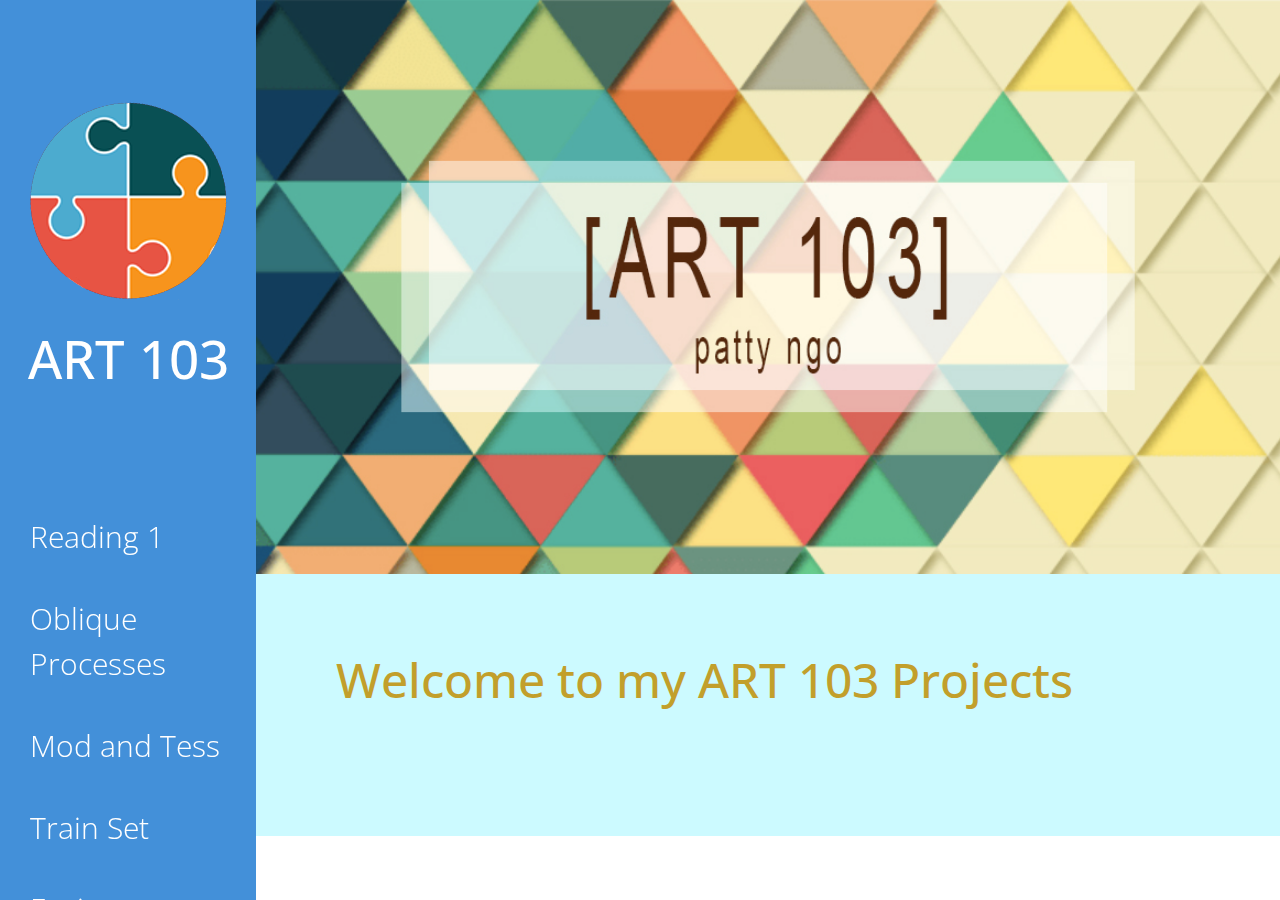
<file: index.html>
<!DOCTYPE html>
<html>
<head>
    <meta charset="utf-8">
    <meta http-equiv="X-UA-Compatible" content="IE=edge">
    <meta name="viewport" content="width=device-width, initial-scale=1">

    <title>Patty Ngo - ART 103</title>
    <link rel="icon" type="image/png" href="img/puzzle.png">
<!--
Neaty HTML Template
http://www.templatemo.com/tm-501-neaty
-->
    <!-- load stylesheets -->
    <link rel="stylesheet" href="https://fonts.googleapis.com/css?family=Open+Sans:300,400">  <!-- Google web font "Open Sans" -->
    <link rel="stylesheet" href="css/bootstrap.min.css">                                      <!-- Bootstrap style -->
    <link rel="stylesheet" href="css/magnific-popup.css">                                <!-- Magnific pop up style, http://dimsemenov.com/plugins/magnific-popup/ -->
    <link rel="stylesheet" href="css/templatemo-style.css">                                   <!-- Templatemo style -->

    <!-- HTML5 shim and Respond.js for IE8 support of HTML5 elements and media queries -->
    <!-- WARNING: Respond.js doesn't work if you view the page via file:// -->
        <!--[if lt IE 9]>
          <script src="https://oss.maxcdn.com/html5shiv/3.7.2/html5shiv.min.js"></script>
          <script src="https://oss.maxcdn.com/respond/1.4.2/respond.min.js"></script>
          <![endif]-->
</head>
    <body>
        <div class="container">
            <div class="row">
                <div class="tm-left-right-container">
                    <!-- Left column: logo and menu -->
                    <div class="tm-blue-bg tm-left-column">
                        <div class="tm-logo-div text-xs-center">
                            <a href="index.html"><img src="img/puzzle.png" alt="Logo"></a>
                            <h1 class="tm-site-name">ART 103</h1>
                        </div>
                        <nav class="nav-pos">
                            <ul class="tm-main-nav-ul">
                              <li class="tm-nav-item">
                                  <a href="reading1.html" class="tm-nav-item-link" >Reading 1</a>
                              </li>
                              <li class="tm-nav-item">
                                  <a href="oblique.html" class="tm-nav-item-link">Oblique Processes</a>
                              </li>
                              <li class="tm-nav-item">
                                  <a href="tess.html" class="tm-nav-item-link">Mod and Tess</a>
                              </li>
                              <li class="tm-nav-item">
                                  <a href="train.html" class="tm-nav-item-link">Train Set</a>
                              </li>
                              <li class="tm-nav-item">
                                  <a href="fusion.html" class="tm-nav-item-link">Fusion</a>
                              </li>
                              <li class="tm-nav-item">
                                  <a href="signs.html" class="tm-nav-item-link">Signs</a>
                              </li>
                            </ul>
                        </nav>
                    </div> <!-- Left column: logo and menu -->

                    <!-- Right column: content -->
                    <div class="tm-right-column">
                        <figure>
                            <img src="img/banner.jpg" alt="Header image" class="img-fluid" width="100%">
                        </figure>

                        <div class="tm-content-div">
                            <!-- Welcome section -->
                            <section id="welcome" class="tm-section">
                                <header>
                                    <h2 class="tm-blue-text tm-welcome-title tm-margin-b-45">Welcome to my ART 103 Projects</h2>
                                </header>

                            </section>



                        </div>

                    </div> <!-- Right column: content -->
                </div>
            </div> <!-- row -->
        </div> <!-- container -->

        <!-- load JS files -->
        <script src="js/jquery-1.11.3.min.js"></script>             <!-- jQuery (https://jquery.com/download/) -->
        <script src="js/jquery.magnific-popup.min.js"></script>     <!-- Magnific pop-up (http://dimsemenov.com/plugins/magnific-popup/) -->
        <script src="js/jquery.singlePageNav.min.js"></script>      <!-- Single Page Nav (https://github.com/ChrisWojcik/single-page-nav) -->
        <script>

            $(document).ready(function(){

                // Single page nav
                $('.tm-main-nav').singlePageNav({
                    'currentClass' : "active",
                    offset : 20
                });

                // Magnific pop up
                $('.tm-gallery-1').magnificPopup({
                  delegate: 'a', // child items selector, by clicking on it popup will open
                  type: 'image',
                  gallery: {enabled:true}
                  // other options
                });

                $('.tm-gallery-2').magnificPopup({
                  delegate: 'a', // child items selector, by clicking on it popup will open
                  type: 'image',
                  gallery: {enabled:true}
                  // other options
                });

                $('.tm-gallery-3').magnificPopup({
                  delegate: 'a', // child items selector, by clicking on it popup will open
                  type: 'image',
                  gallery: {enabled:true}
                  // other options
                });

                $('.tm-current-year').text(new Date().getFullYear());
            });
        </script>
</body>
</html>
</file>
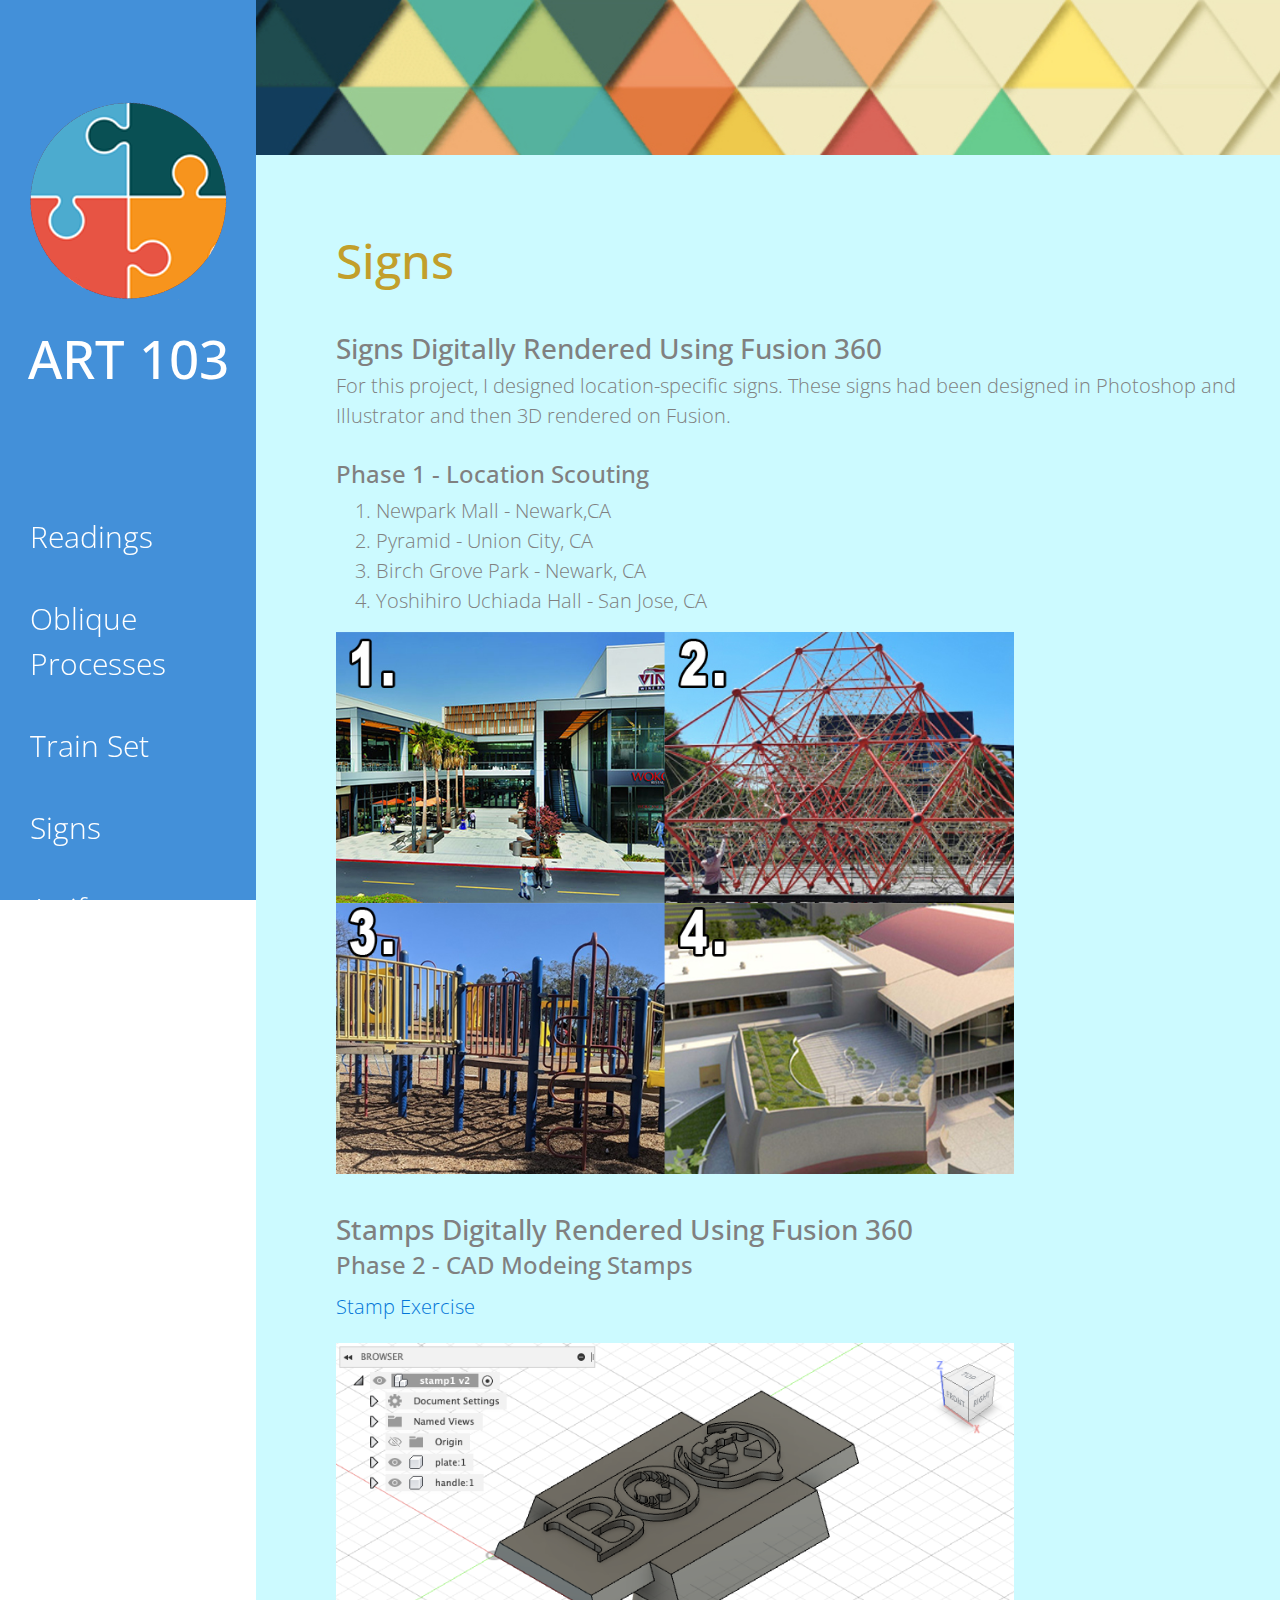
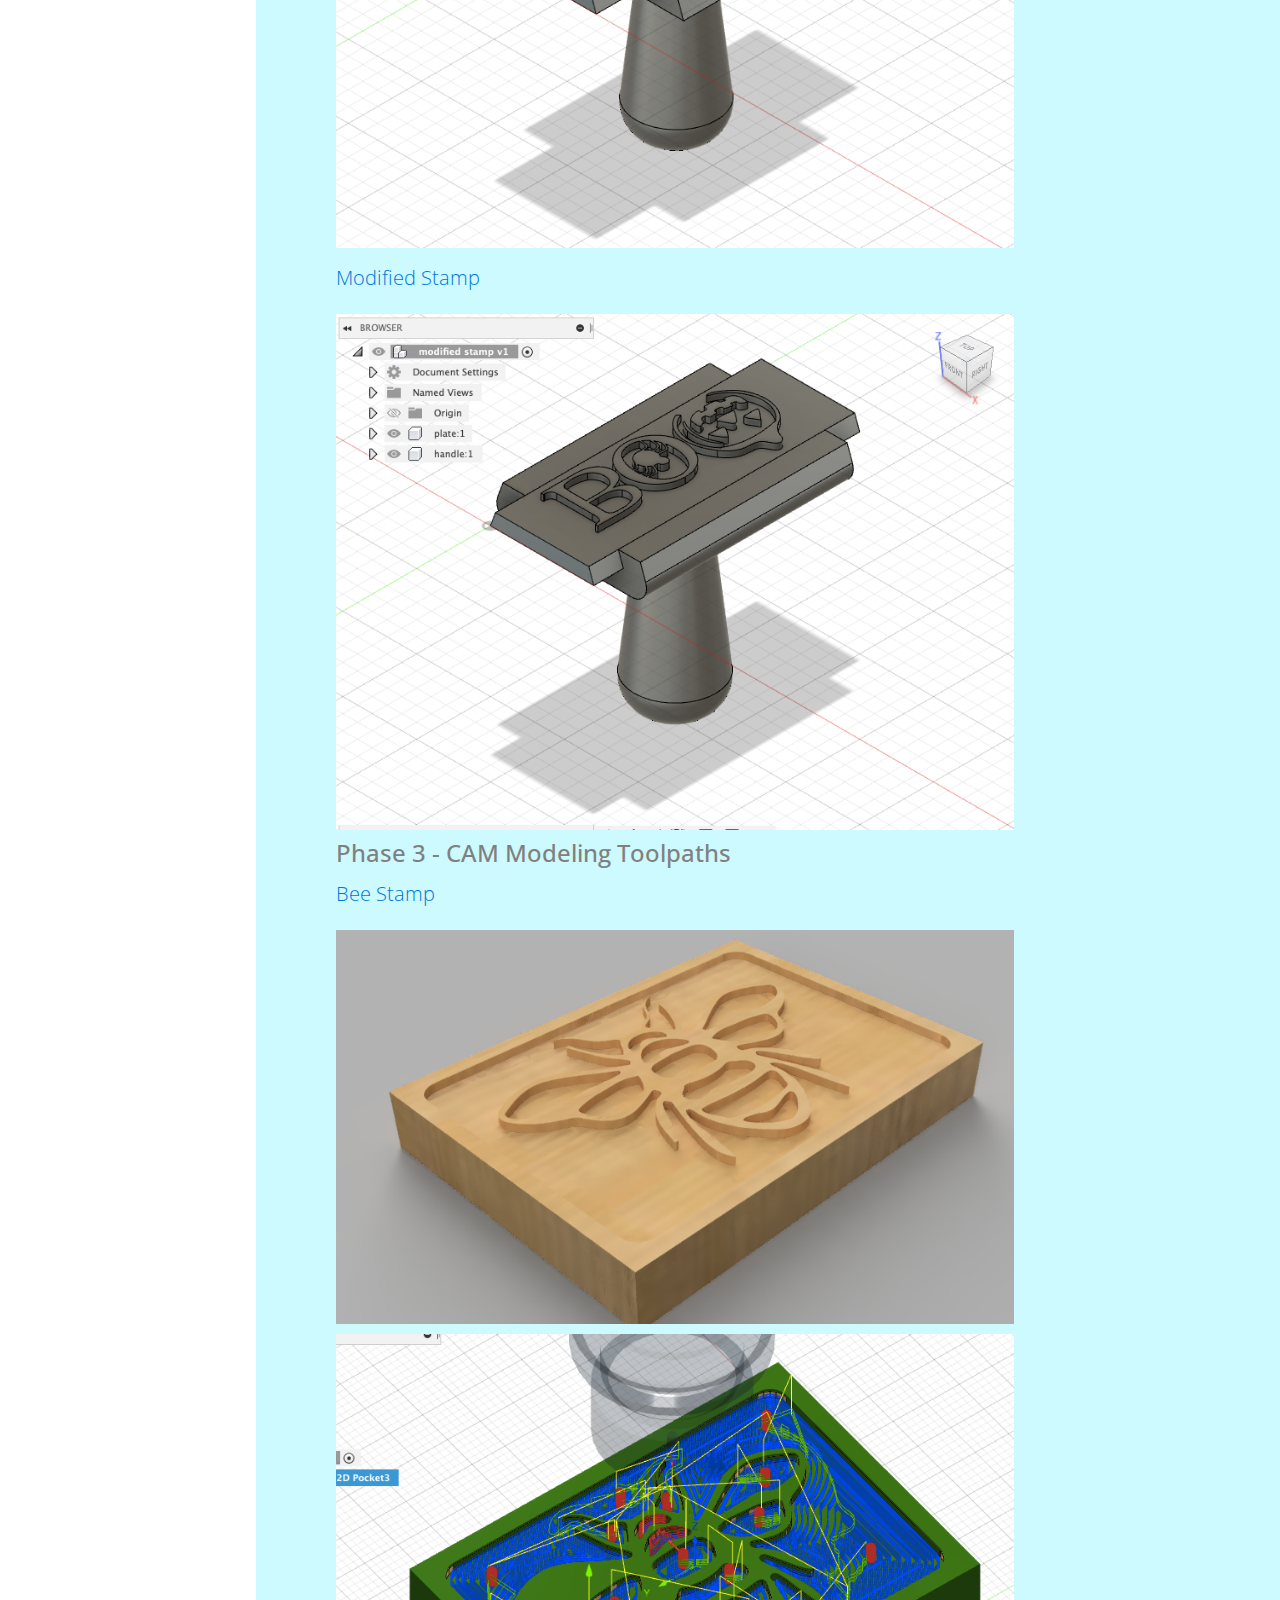
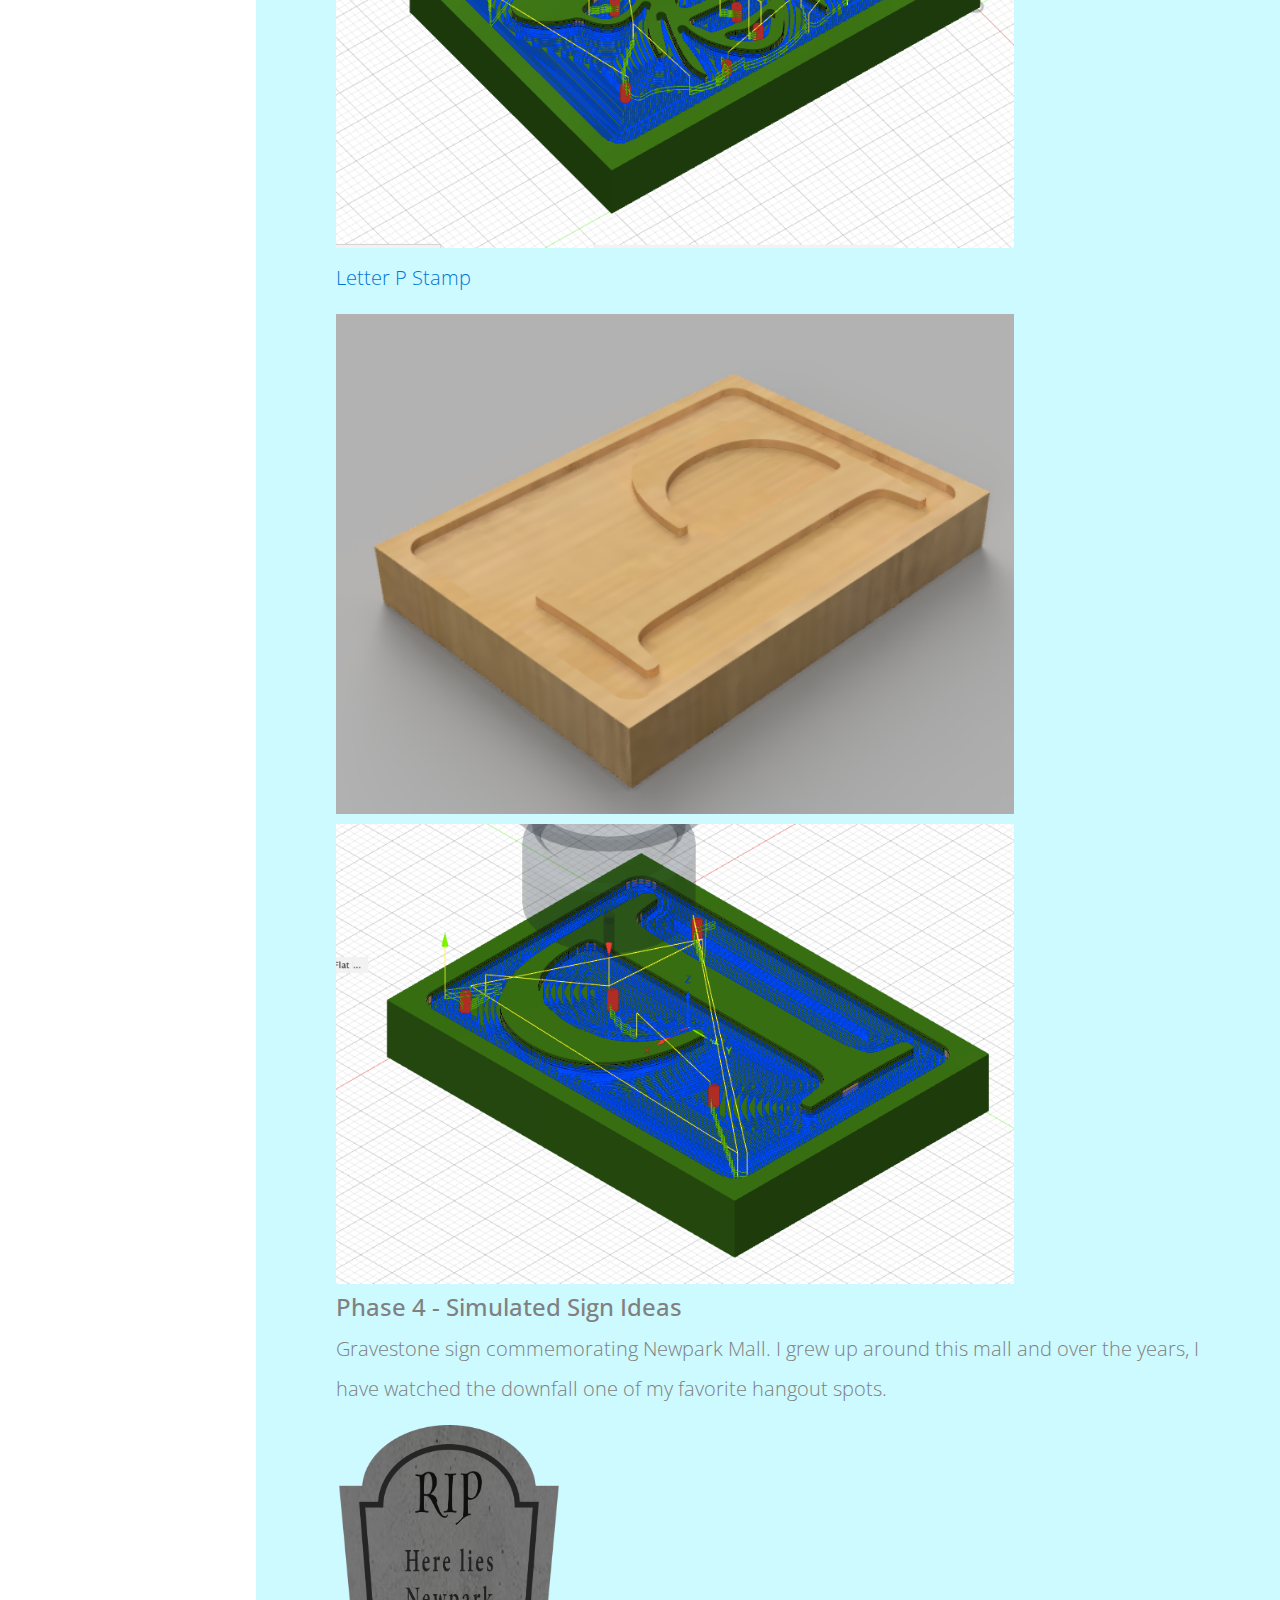
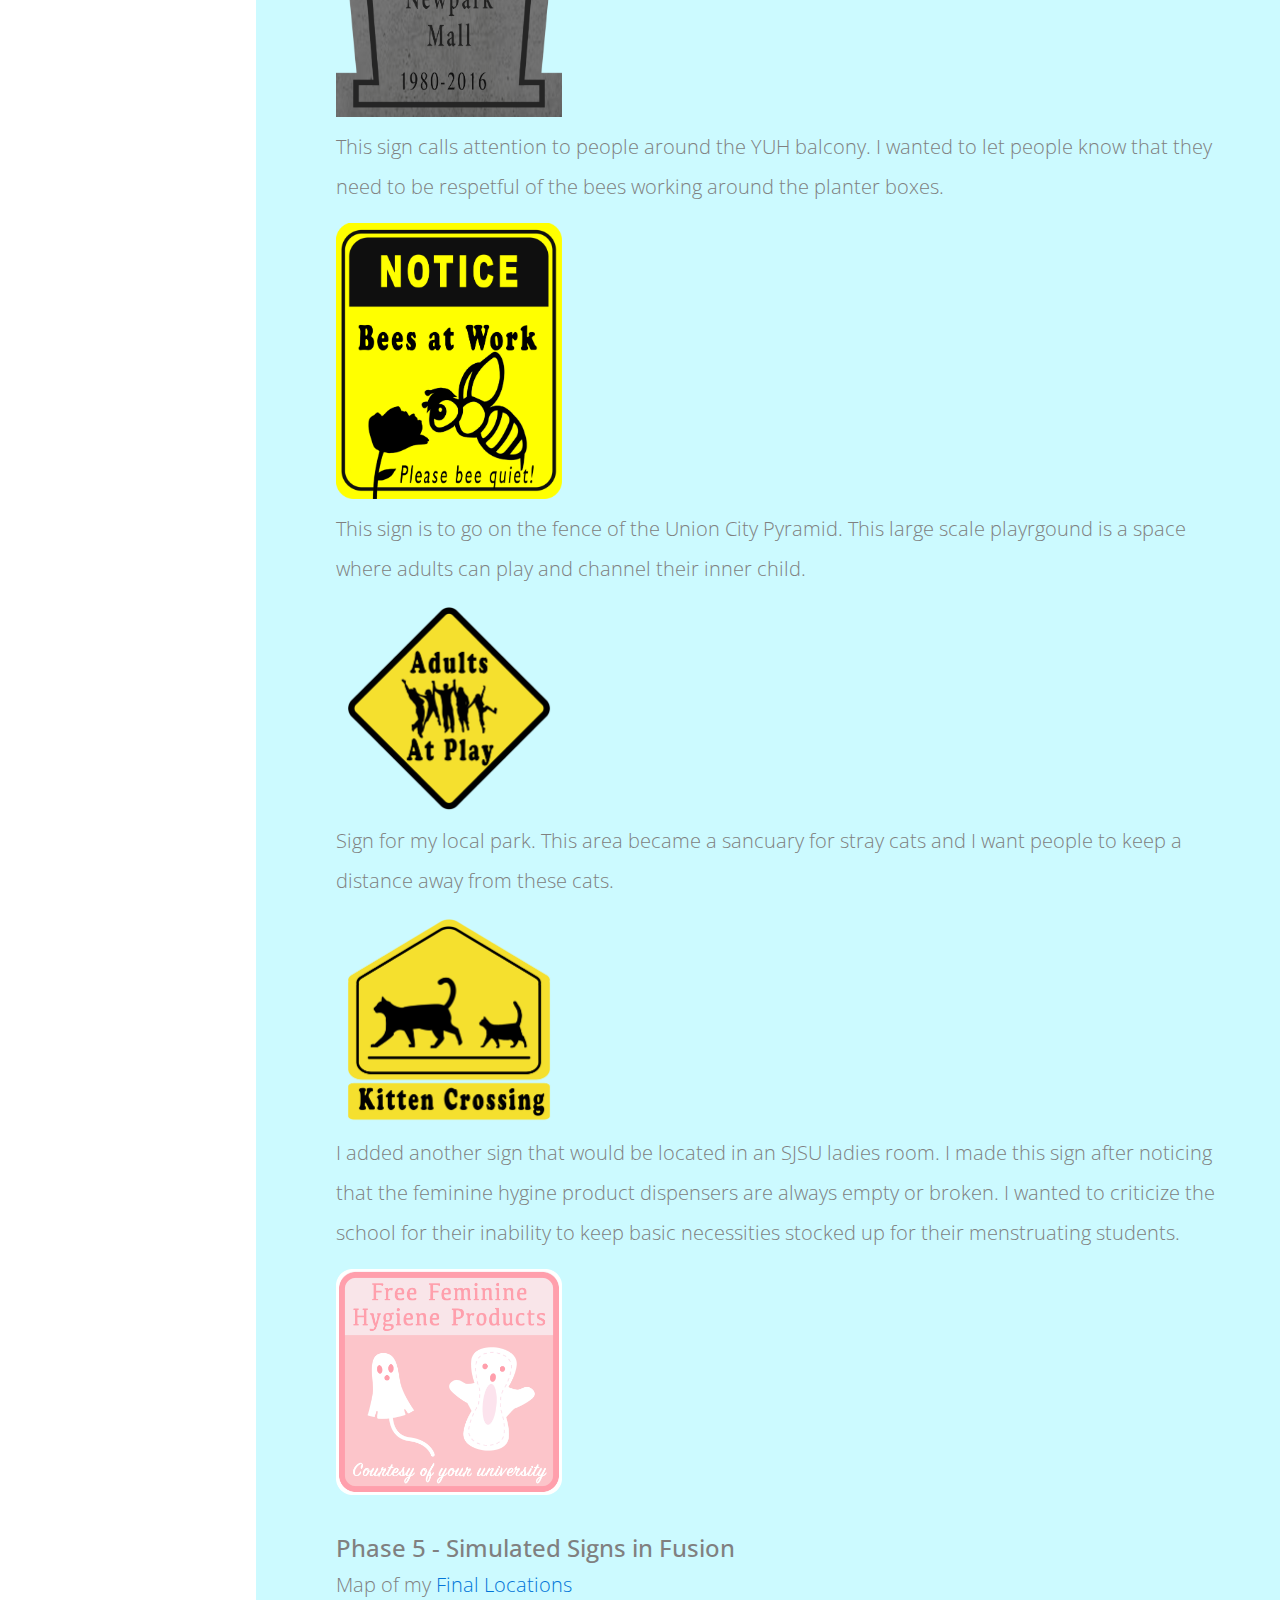
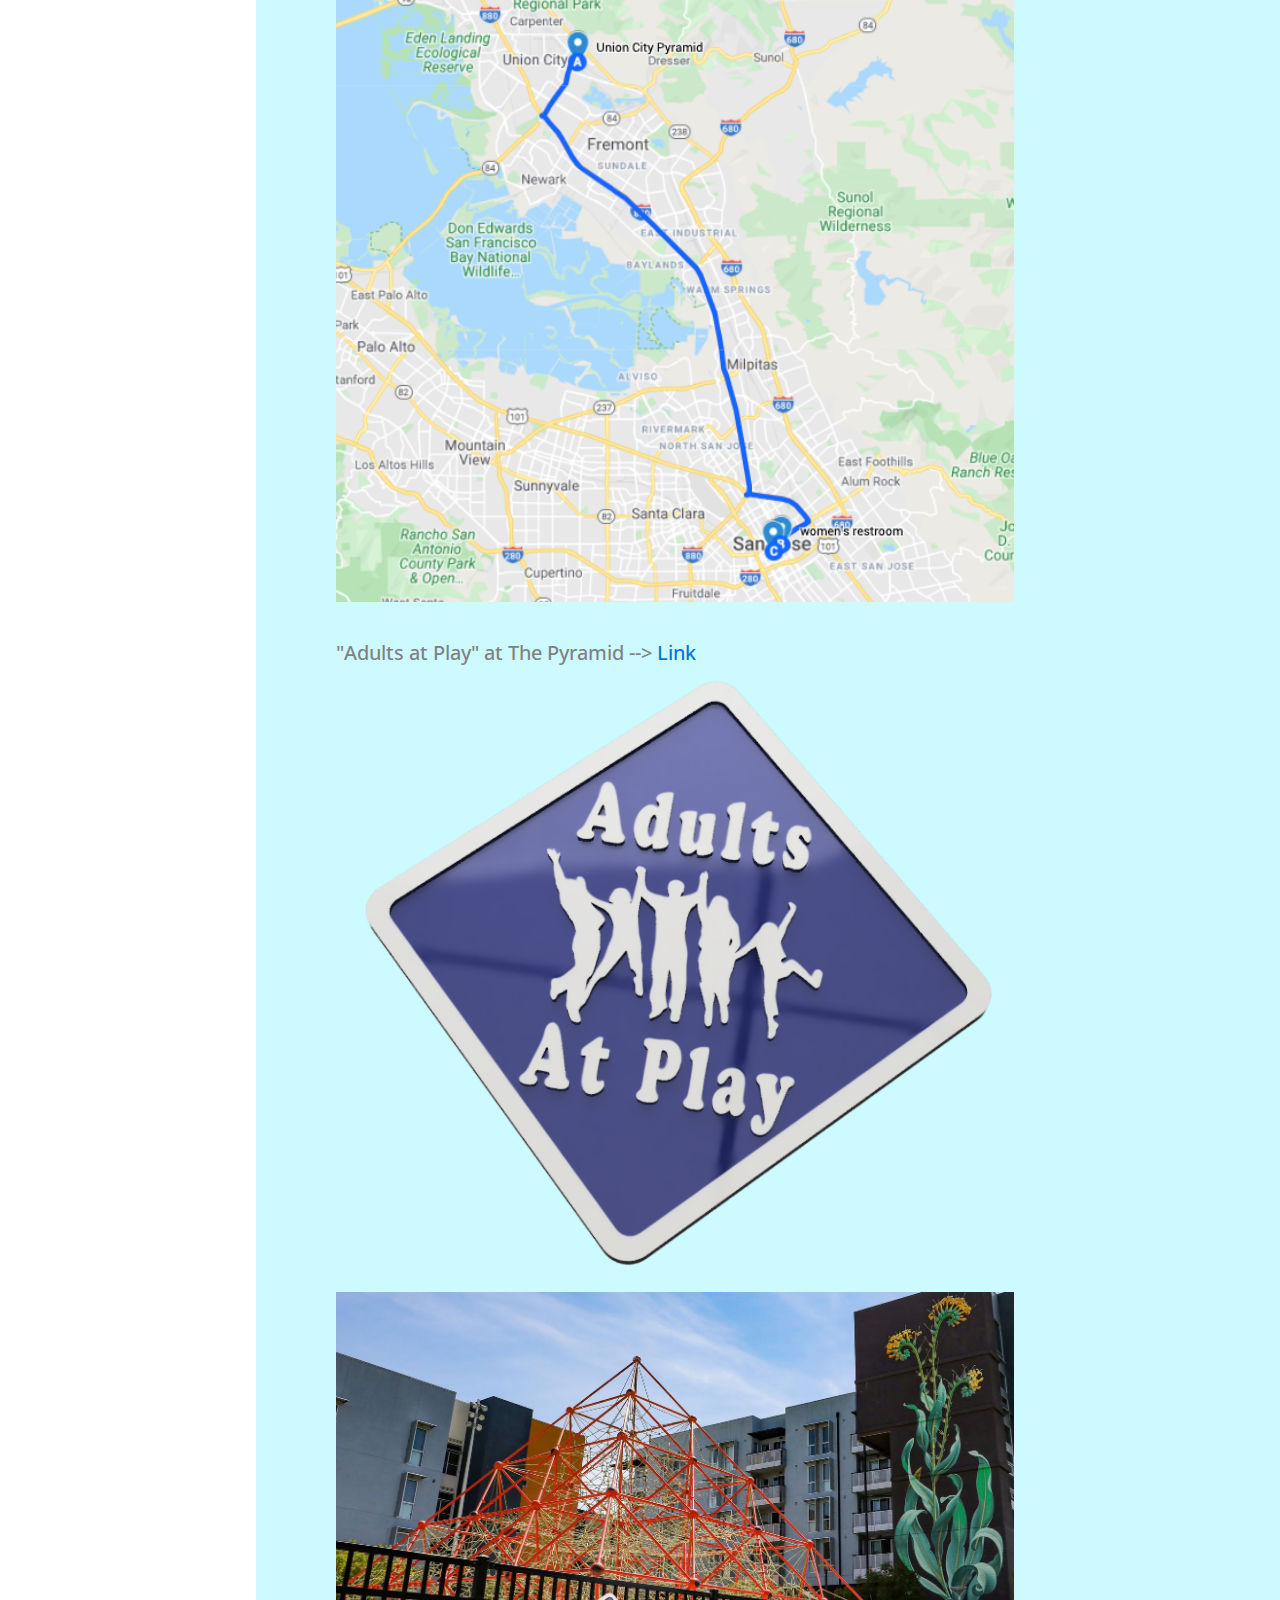
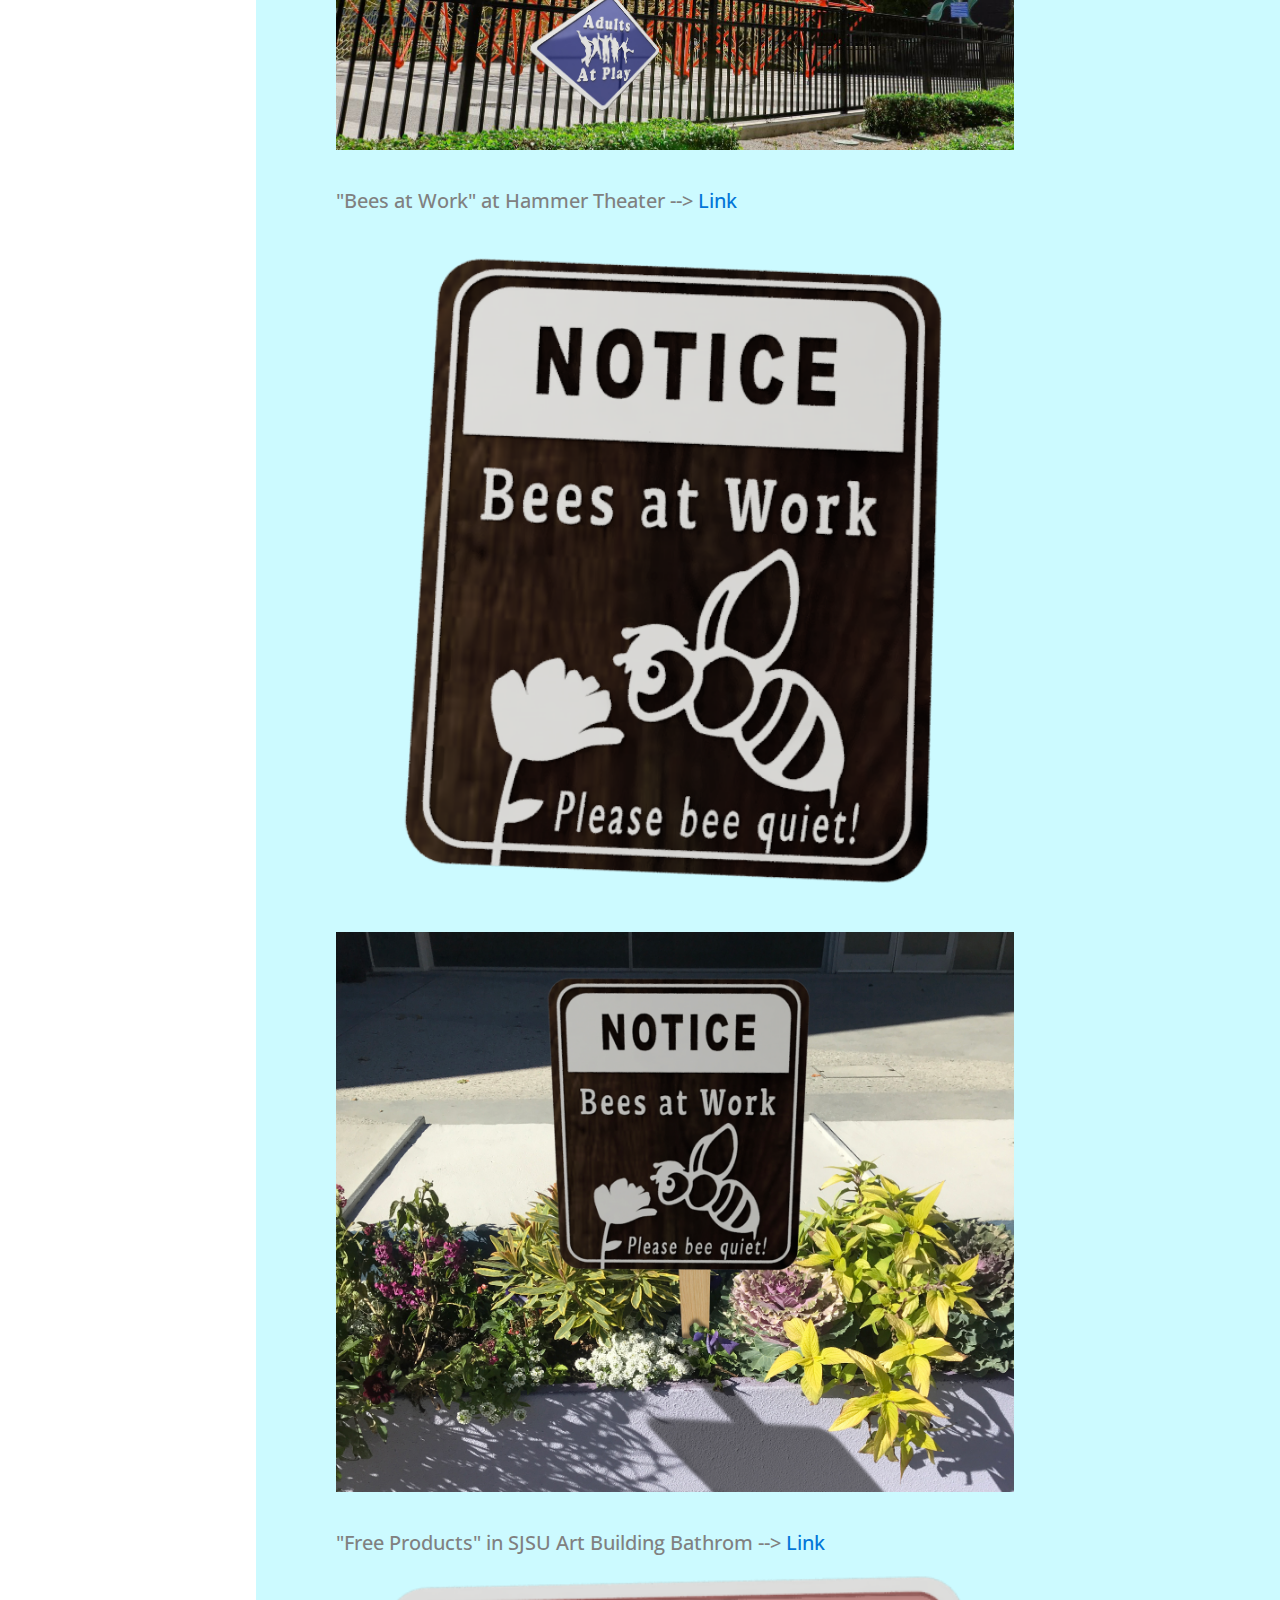
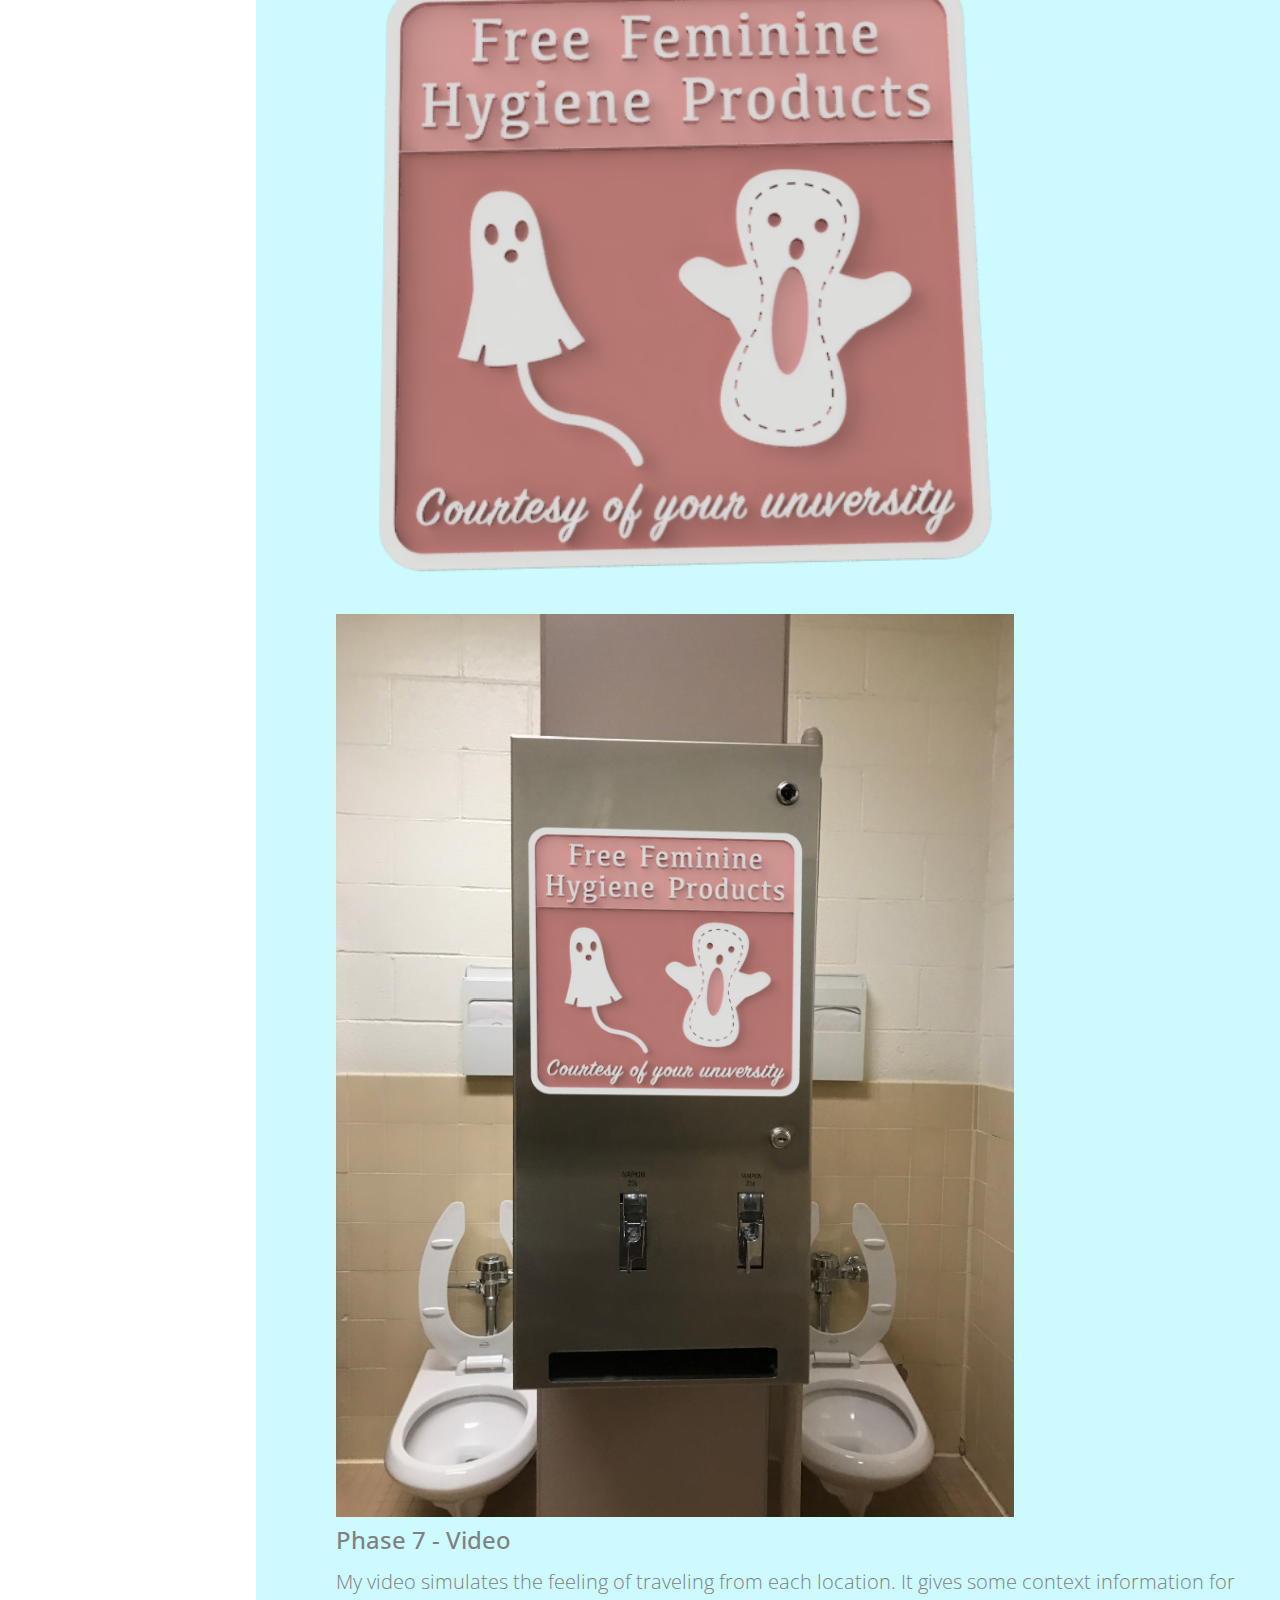
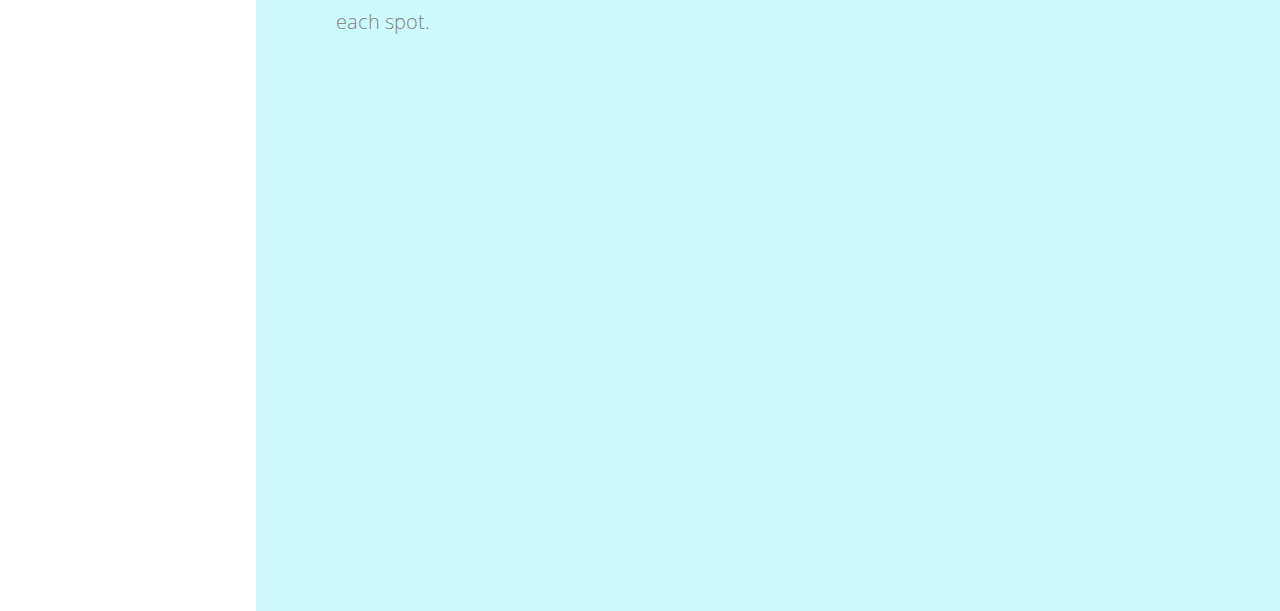
<file: fusion.html>
<!DOCTYPE html>
<html>
<head>
    <meta charset="utf-8">
    <meta http-equiv="X-UA-Compatible" content="IE=edge">
    <meta name="viewport" content="width=device-width, initial-scale=1">

    <title>Fusion</title>
    <link rel="icon" type="image/png" href="img/puzzle.png">
<!--
Neaty HTML Template
http://www.templatemo.com/tm-501-neaty
-->
    <!-- load stylesheets -->
    <link rel="stylesheet" href="https://fonts.googleapis.com/css?family=Open+Sans:300,400">  <!-- Google web font "Open Sans" -->
    <link rel="stylesheet" href="css/bootstrap.min.css">                                      <!-- Bootstrap style -->
    <link rel="stylesheet" href="css/magnific-popup.css">                                <!-- Magnific pop up style, http://dimsemenov.com/plugins/magnific-popup/ -->
    <link rel="stylesheet" href="css/templatemo-style.css">                                   <!-- Templatemo style -->

    <!-- HTML5 shim and Respond.js for IE8 support of HTML5 elements and media queries -->
    <!-- WARNING: Respond.js doesn't work if you view the page via file:// -->
        <!--[if lt IE 9]>
          <script src="https://oss.maxcdn.com/html5shiv/3.7.2/html5shiv.min.js"></script>
          <script src="https://oss.maxcdn.com/respond/1.4.2/respond.min.js"></script>
          <![endif]-->
</head>
    <body>
        <div class="container">
            <div class="row">
                <div class="tm-left-right-container">
                    <!-- Left column: logo and menu -->
                    <div class="tm-blue-bg tm-left-column">
                        <div class="tm-logo-div text-xs-center">
                            <a href="index.html"><img src="img/puzzle.png" alt="Logo"></a>
                            <h1 class="tm-site-name">ART 103</h1>
                        </div>
                        <nav class="nav-pos">
                            <ul class="tm-main-nav-ul">
                              <li class="tm-nav-item">
                                  <a href="reading1.html" class="tm-nav-item-link" >Readings</a>
                              </li>
                              <li class="tm-nav-item">
                                  <a href="oblique.html" class="tm-nav-item-link">Oblique Processes</a>
                              </li>
                              <!-- <li class="tm-nav-item">
                                  <a href="tess.html" class="tm-nav-item-link">Mod and Tess</a>
                              </li> -->
                              <li class="tm-nav-item">
                                  <a href="train.html" class="tm-nav-item-link">Train Set</a>
                              </li>
                              <li class="tm-nav-item">
                                  <a href="fusion.html" class="tm-nav-item-link">Signs</a>
                              </li>
                              <li class="tm-nav-item">
                                  <a href="artifact.html" class="tm-nav-item-link">Artifact</a>
                              </li>
                            </ul>
                        </nav>
                    </div> <!-- Left column: logo and menu -->

                    <!-- Right column: content -->
                    <div class="tm-right-column">
                        <figure>
                            <img src="img/header.jpg" alt="Header image" class="img-fluid" width="100%">
                        </figure>

                        <div class="tm-content-div">
                            <!-- Project desc -->
                            <section id="welcome" class="tm-section">
                                <header>
                                    <h2 class="tm-blue-text tm-welcome-title tm-margin-b-45">Signs</h2>
                                </header>
                                <p>
                                  <h3>Signs Digitally Rendered Using Fusion 360</h3>
                                  For this project, I designed location-specific signs. These signs had been designed in Photoshop and Illustrator and then 3D rendered on Fusion. <br><br>
                                  <h4>Phase 1 - Location Scouting</h4>
                                  <ol>
                                    <li>Newpark Mall - Newark,CA</li>
                                    <li>Pyramid - Union City, CA</li>
                                    <li>Birch Grove Park - Newark, CA</li>
                                    <li>Yoshihiro Uchiada Hall - San Jose, CA</li>
                                  </ol>
                                  <img src="img/locations.jpg" alt="4 locations" class="tm-img-container-2" ><br><br>
                                <h3>Stamps Digitally Rendered Using Fusion 360</h3>
                                <h4>Phase 2 - CAD Modeing Stamps</h4>
                                <p><a href="https://a360.co/3BZi2bP">Stamp Exercise</a></p>
                                <img src="img/stamp.png"class="tm-img-container-2">
                                <p><a href="https://a360.co/3qsa4Ww">Modified Stamp</a></p>
                                <img src="img/modstamp.png"class="tm-img-container-2">
                                <br>
                                <h4>Phase 3 - CAM Modeling Toolpaths</h4>
                                <p><a href="https://a360.co/3120Y81">Bee Stamp</a></p>
                                <img src="img/beerender.png"class="tm-img-container-2">
                                <img src="img/beecut.png"class="tm-img-container-2">
                                <p><a href="https://a360.co/3pJxVAz">Letter P Stamp</a></p>
                                <img src="img/letterp_render.png"class="tm-img-container-2">
                                <img src="img/lettercut.png"class="tm-img-container-2"><br>
                                <h4>Phase 4 - Simulated Sign Ideas</h4>
                                <p>Gravestone sign commemorating Newpark Mall. I grew up around this mall and over the years, I have watched the downfall one of my favorite hangout spots.</p>
                                <img src="img/sign mockup 1.png" class="tm-img-container-3">
                                <p>This sign calls attention to people around the YUH balcony. I wanted to let people know that they need to be respetful of the bees working around the planter boxes. </p>
                                <img src="img/sign mockup 2.png" class="tm-img-container-3">
                                <p>This sign is to go on the fence of the Union City Pyramid. This large scale playrgound is a space where adults can play and channel their inner child. </p>
                                <img src="img/sign mockup 3.png" class="tm-img-container-3">
                                <p>Sign for my local park. This area became a sancuary for stray cats and I want people to keep a distance away from these cats.</p>
                                <img src="img/sign mockup 4.png" class="tm-img-container-3"><br>
                                <p>I added another sign that would be located in an SJSU ladies room. I made this sign after noticing that the feminine hygine product dispensers are always empty or broken. I wanted to criticize the school for their inability to keep basic necessities stocked up for their menstruating students. </p>
                                <img src="img/sign4.png" class="tm-img-container-3"><br> <br>
                                <h4>Phase 5 - Simulated Signs in Fusion</h4>
                                Map of my <a href="https://www.google.com/maps/d/u/0/edit?mid=1BsAPLOMPSD8ztK7_qL1LkZaE2sSBUzhs&usp=sharing">Final Locations</a><br>
                                <img src="img/googlemap.png" class="tm-img-container-2"><br><br>
                                <h5>"Adults at Play" at The Pyramid --> <a href="https://a360.co/3wCcFhnz">Link</a></h5>
                                <img src="img/adults.png" class="tm-img-container-2">
                                <img src="img/pyramidsign.jpg" class="tm-img-container-2"> <br><br>
                                <h5>"Bees at Work" at Hammer Theater --> <a href="https://a360.co/3n1qFhJ">Link</a></h5>
                                <img src="img/bee.png" class="tm-img-container-2">
                                <img src="img/theatersign.jpg" class="tm-img-container-2"><br><br>
                                <h5>"Free Products" in SJSU Art Building Bathrom --> <a href="https://a360.co/3c1n5hg">Link</a></h5>
                                <img src="img/ghost.png" class="tm-img-container-2">
                                <img src="img/bathroomsign.jpg" class="tm-img-container-2"><br>
                                <h4>Phase 7 - Video</h4>
                                <p>My video simulates the feeling of traveling from each location. It gives some context information for each spot. </p>
                                <iframe width="660" height="415" src="https://www.youtube.com/embed/iUgw97RO9WM" title="YouTube video player" frameborder="0" allow="accelerometer; autoplay; clipboard-write; encrypted-media; gyroscope; picture-in-picture" allowfullscreen></iframe>
                              </p>
                            </section>
                        </div>

                    </div> <!-- Right column: content -->
                </div>
            </div> <!-- row -->
        </div> <!-- container -->

        <!-- load JS files -->
        <script src="js/jquery-1.11.3.min.js"></script>             <!-- jQuery (https://jquery.com/download/) -->
        <script src="js/jquery.magnific-popup.min.js"></script>     <!-- Magnific pop-up (http://dimsemenov.com/plugins/magnific-popup/) -->
        <script src="js/jquery.singlePageNav.min.js"></script>      <!-- Single Page Nav (https://github.com/ChrisWojcik/single-page-nav) -->
        <script>

            $(document).ready(function(){

                // Single page nav
                $('.tm-main-nav').singlePageNav({
                    'currentClass' : "active",
                    offset : 20
                });

                // Magnific pop up
                $('.tm-gallery-1').magnificPopup({
                  delegate: 'a', // child items selector, by clicking on it popup will open
                  type: 'image',
                  gallery: {enabled:true}
                  // other options
                });

                $('.tm-gallery-2').magnificPopup({
                  delegate: 'a', // child items selector, by clicking on it popup will open
                  type: 'image',
                  gallery: {enabled:true}
                  // other options
                });

                $('.tm-gallery-3').magnificPopup({
                  delegate: 'a', // child items selector, by clicking on it popup will open
                  type: 'image',
                  gallery: {enabled:true}
                  // other options
                });

                $('.tm-current-year').text(new Date().getFullYear());
            });
        </script>
</body>
</html>
</file>
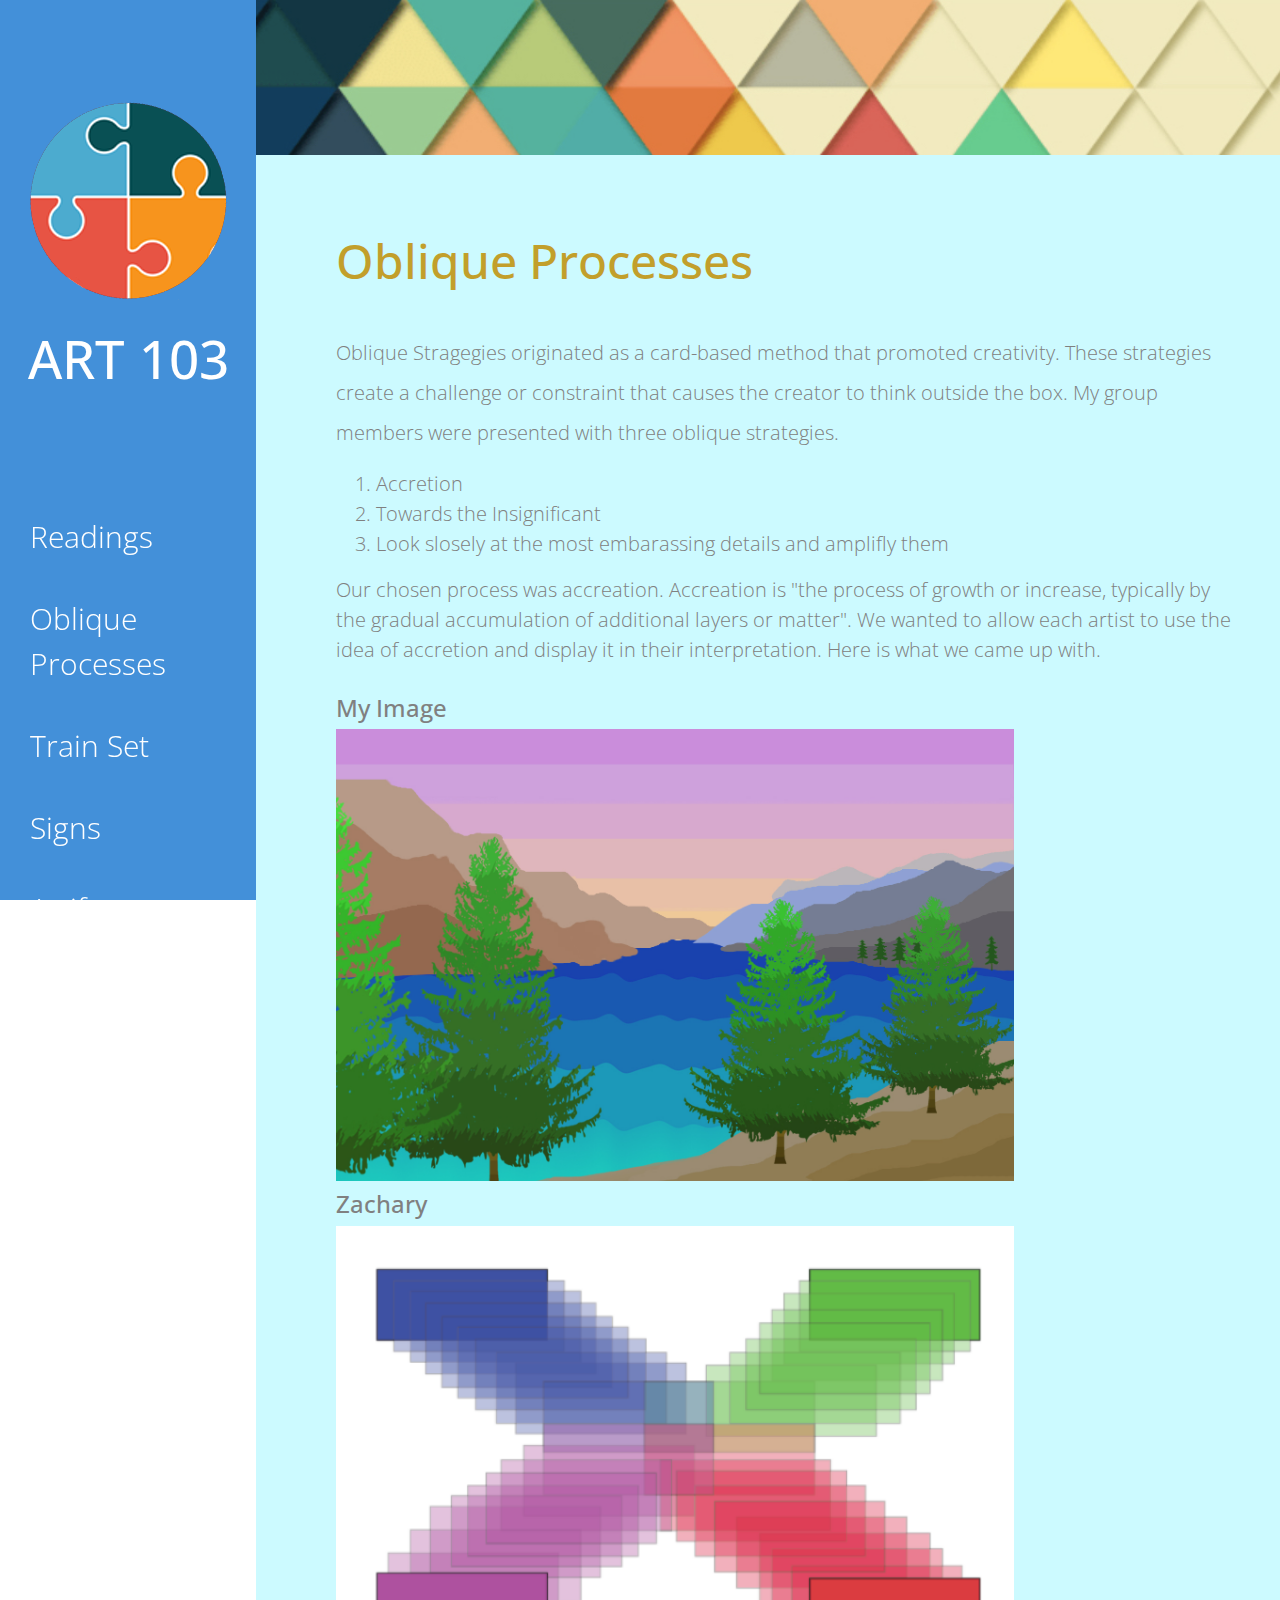
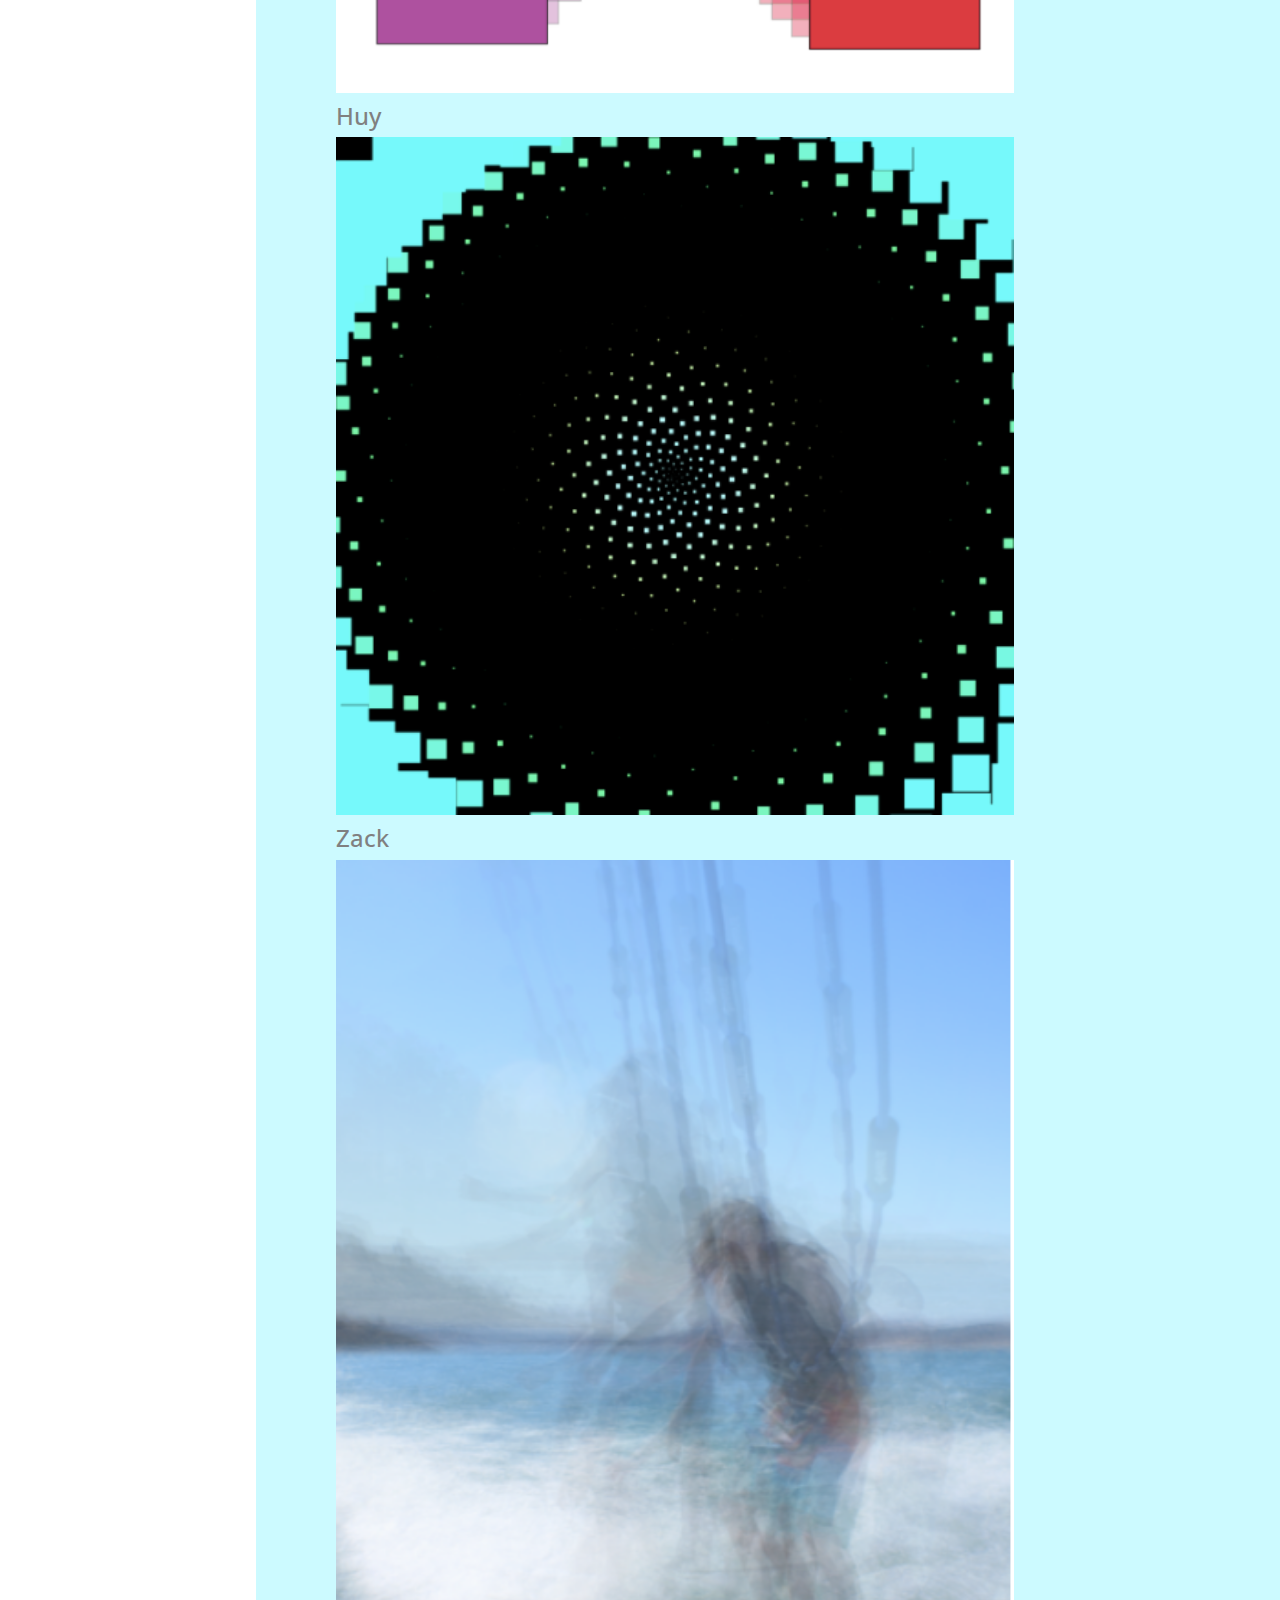
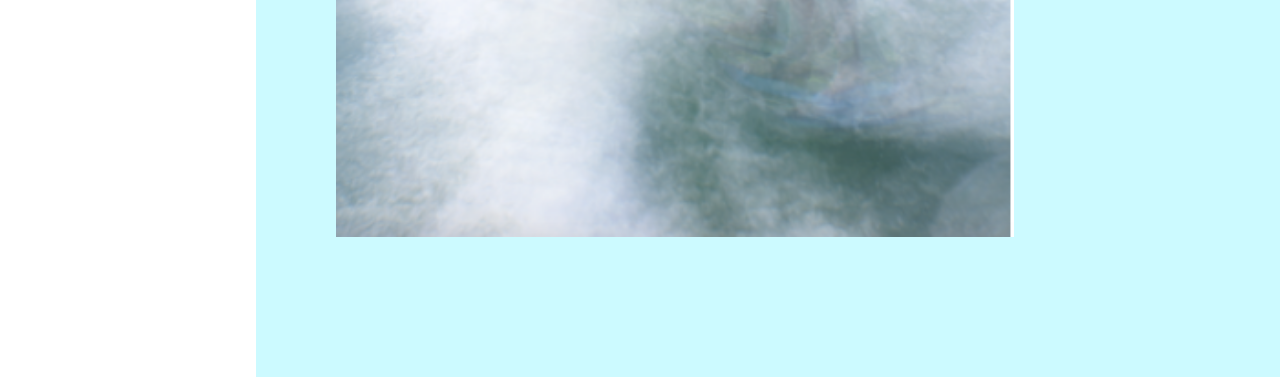
<file: oblique.html>
<!DOCTYPE html>
<html>
<head>
    <meta charset="utf-8">
    <meta http-equiv="X-UA-Compatible" content="IE=edge">
    <meta name="viewport" content="width=device-width, initial-scale=1">

    <title>Oblique Processes</title>
    <link rel="icon" type="image/png" href="img/puzzle.png">
<!--
Neaty HTML Template
http://www.templatemo.com/tm-501-neaty
-->
    <!-- load stylesheets -->
    <link rel="stylesheet" href="https://fonts.googleapis.com/css?family=Open+Sans:300,400">  <!-- Google web font "Open Sans" -->
    <link rel="stylesheet" href="css/bootstrap.min.css">                                      <!-- Bootstrap style -->
    <link rel="stylesheet" href="css/magnific-popup.css">                                <!-- Magnific pop up style, http://dimsemenov.com/plugins/magnific-popup/ -->
    <link rel="stylesheet" href="css/templatemo-style.css">                                   <!-- Templatemo style -->

    <!-- HTML5 shim and Respond.js for IE8 support of HTML5 elements and media queries -->
    <!-- WARNING: Respond.js doesn't work if you view the page via file:// -->
        <!--[if lt IE 9]>
          <script src="https://oss.maxcdn.com/html5shiv/3.7.2/html5shiv.min.js"></script>
          <script src="https://oss.maxcdn.com/respond/1.4.2/respond.min.js"></script>
          <![endif]-->
</head>
    <body>
        <div class="container">
            <div class="row">
                <div class="tm-left-right-container">
                    <!-- Left column: logo and menu -->
                    <div class="tm-blue-bg tm-left-column">
                        <div class="tm-logo-div text-xs-center">
                            <a href="index.html"><img src="img/puzzle.png" alt="Logo"></a>
                            <h1 class="tm-site-name">ART 103</h1>
                        </div>
                        <nav class="nav-pos">
                          <ul class="tm-main-nav-ul">
                            <li class="tm-nav-item">
                                <a href="reading1.html" class="tm-nav-item-link" >Readings</a>
                            </li>
                            <li class="tm-nav-item">
                                <a href="oblique.html" class="tm-nav-item-link">Oblique Processes</a>
                            </li>
                            <!-- <li class="tm-nav-item">
                                <a href="tess.html" class="tm-nav-item-link">Mod and Tess</a>
                            </li> -->
                            <li class="tm-nav-item">
                                <a href="train.html" class="tm-nav-item-link">Train Set</a>
                            </li>
                            <li class="tm-nav-item">
                                <a href="fusion.html" class="tm-nav-item-link">Signs</a>
                            </li>
                            <li class="tm-nav-item">
                                <a href="artifact.html" class="tm-nav-item-link">Artifact</a>
                            </li>
                          </ul>
                        </nav>
                    </div> <!-- Left column: logo and menu -->

                    <!-- Right column: content -->
                    <div class="tm-right-column">
                        <figure>
                            <img src="img/header.jpg" alt="Header image" class="img-fluid" width="100%">
                        </figure>

                        <div class="tm-content-div">
                            <!-- Project desc -->
                            <section id="welcome" class="tm-section">
                                <header>
                                    <h2 class="tm-blue-text tm-welcome-title tm-margin-b-45">Oblique Processes</h2>
                                </header>
                                <p>Oblique Stragegies originated as a card-based method that promoted creativity. These strategies create a challenge or constraint that causes the creator to think outside the box. My group members were presented with three oblique strategies. <br>
                                  <ol>
                                    <li>Accretion</li>
                                    <li>Towards the Insignificant</li>
                                    <li>Look slosely at the most embarassing details and amplifly them</li>
                                  </ol>
                                Our chosen process was accreation. Accreation is "the process of growth or increase, typically by the gradual accumulation of additional layers or matter". We wanted to allow each artist to use the idea of accretion and display it in their interpretation. Here is what we came up with.<br><br>
                                <h4>My Image</h4><img src="img/hue_accretion.jpg" alt="hue accreation" class="tm-img-container-2">  <br>
                                <h4>Zachary</h4><img src="img/oblzachary.png" alt="repeating rectangles" class="tm-img-container-2"> <br>
                                <h4>Huy</h4><img src="img/oblhuy.png" alt="votex" class="tm-img-container-2"> <br>
                                <h4>Zack</h4><img src="img/oblzack.png" alt="layered image" class="tm-img-container-2">
                                </p>
                            </section>
                        </div>

                    </div> <!-- Right column: content -->
                </div>
            </div> <!-- row -->
        </div> <!-- container -->

        <!-- load JS files -->
        <script src="js/jquery-1.11.3.min.js"></script>             <!-- jQuery (https://jquery.com/download/) -->
        <script src="js/jquery.magnific-popup.min.js"></script>     <!-- Magnific pop-up (http://dimsemenov.com/plugins/magnific-popup/) -->
        <script src="js/jquery.singlePageNav.min.js"></script>      <!-- Single Page Nav (https://github.com/ChrisWojcik/single-page-nav) -->
        <script>

            $(document).ready(function(){

                // Single page nav
                $('.tm-main-nav').singlePageNav({
                    'currentClass' : "active",
                    offset : 20
                });

                // Magnific pop up
                $('.tm-gallery-1').magnificPopup({
                  delegate: 'a', // child items selector, by clicking on it popup will open
                  type: 'image',
                  gallery: {enabled:true}
                  // other options
                });

                $('.tm-gallery-2').magnificPopup({
                  delegate: 'a', // child items selector, by clicking on it popup will open
                  type: 'image',
                  gallery: {enabled:true}
                  // other options
                });

                $('.tm-gallery-3').magnificPopup({
                  delegate: 'a', // child items selector, by clicking on it popup will open
                  type: 'image',
                  gallery: {enabled:true}
                  // other options
                });

                $('.tm-current-year').text(new Date().getFullYear());
            });
        </script>
</body>
</html>
</file>
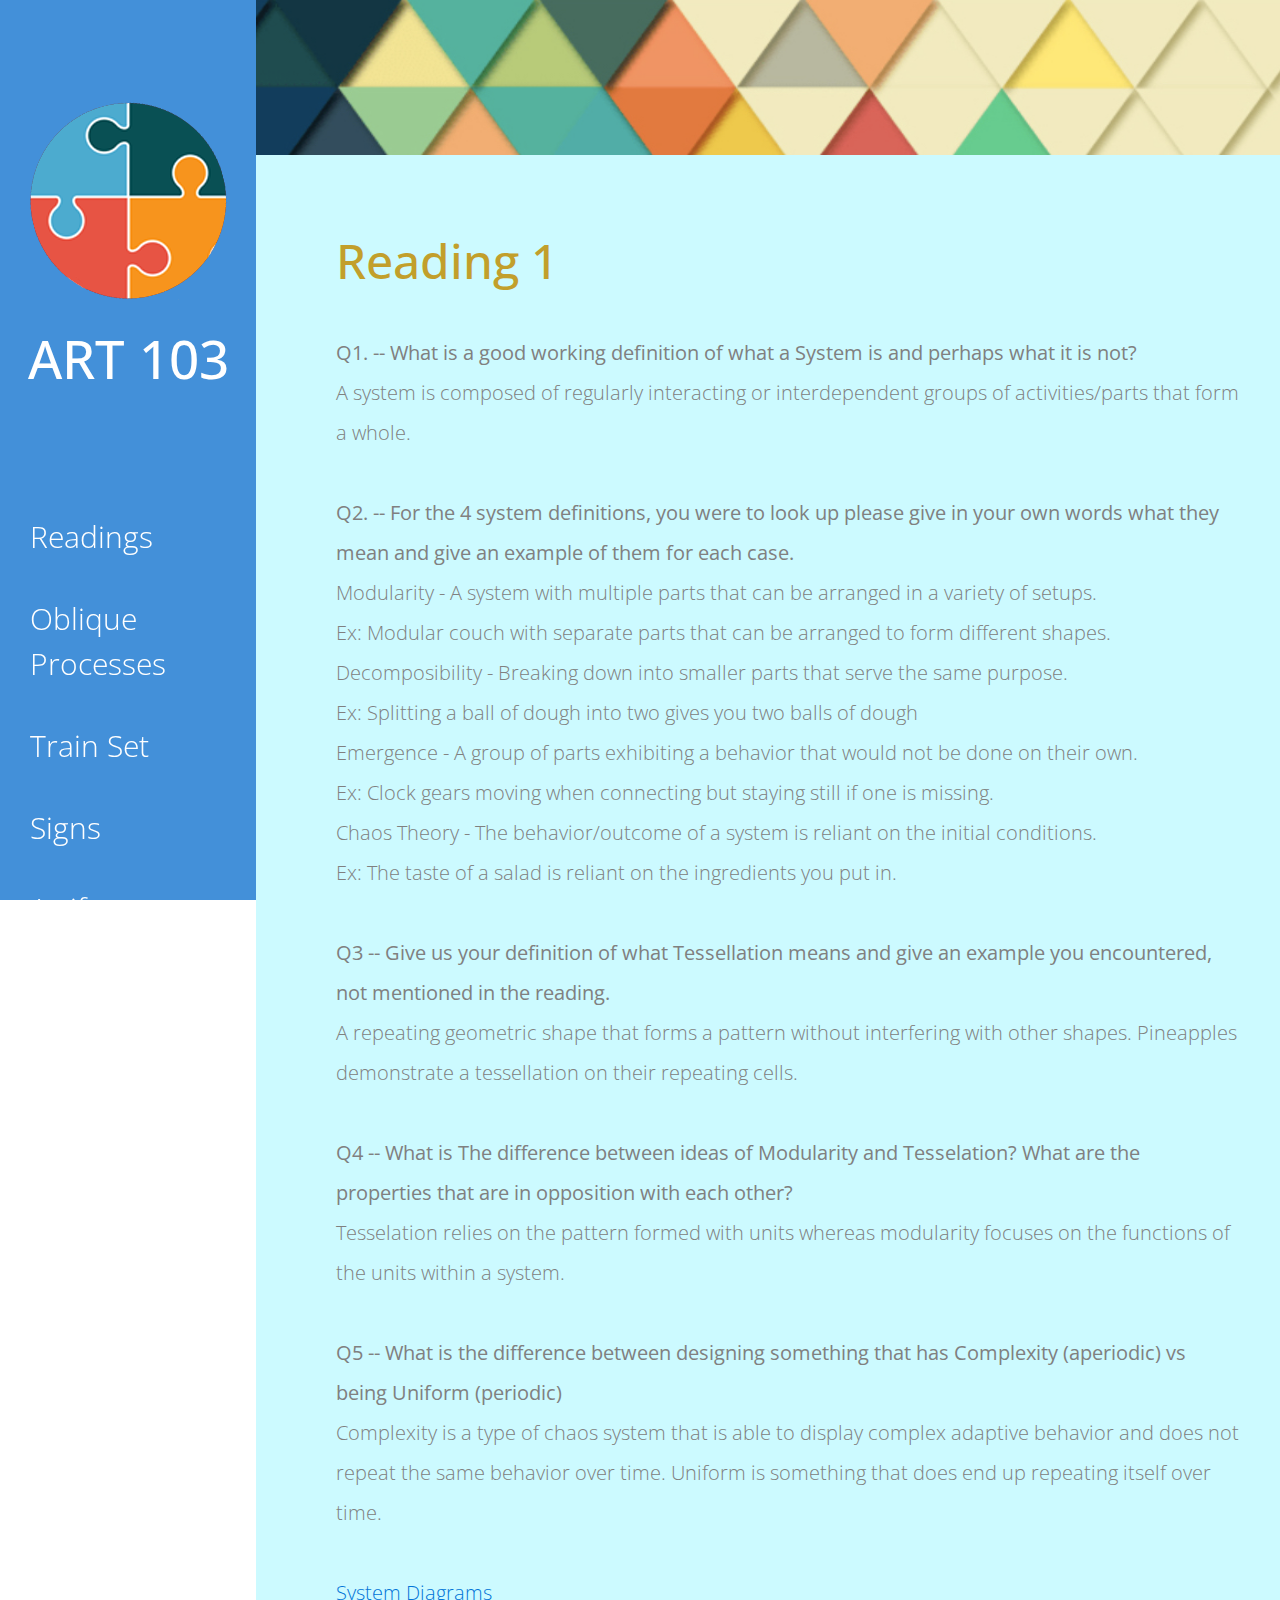
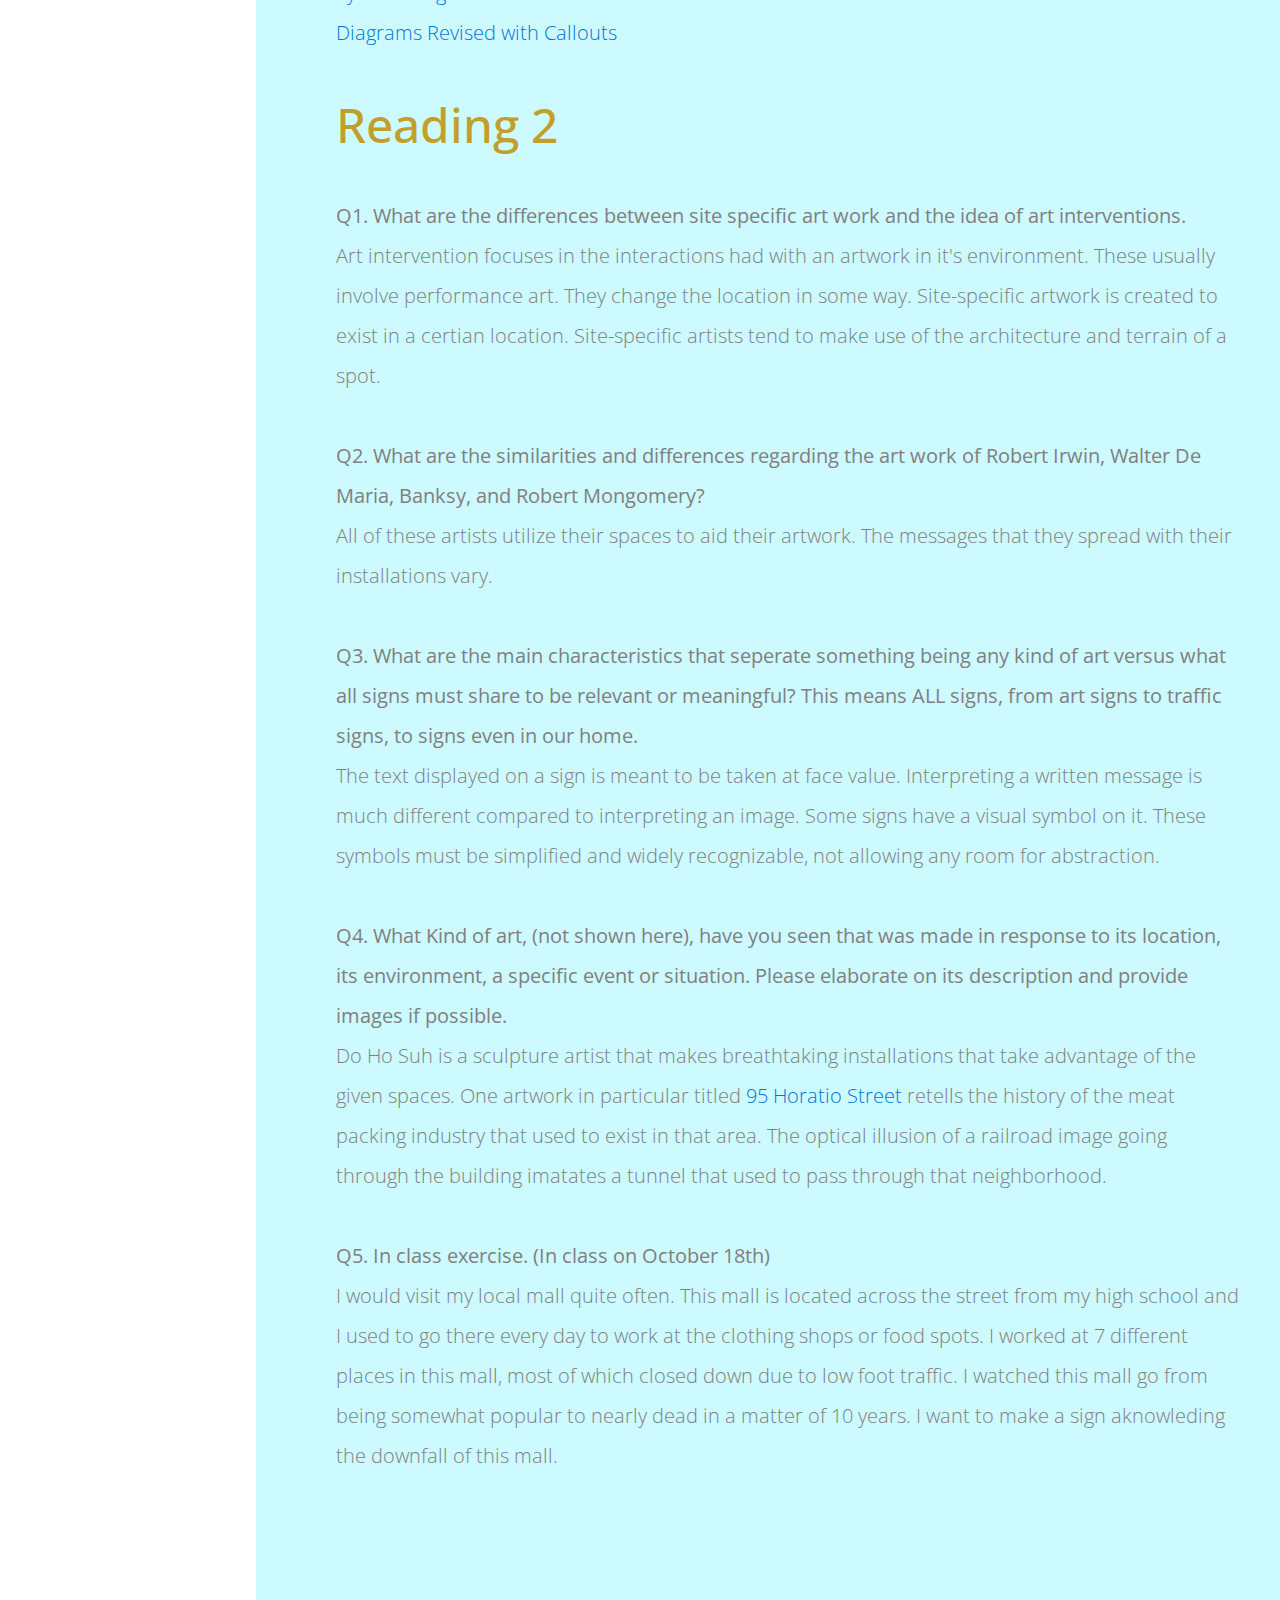
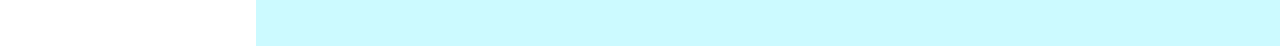
<file: reading1.html>
<!DOCTYPE html>
<html>
<head>
    <meta charset="utf-8">
    <meta http-equiv="X-UA-Compatible" content="IE=edge">
    <meta name="viewport" content="width=device-width, initial-scale=1">

    <title>Patty Ngo - ART 106</title>
    <link rel="icon" type="image/png" href="img/puzzle.png">
<!--
Neaty HTML Template
http://www.templatemo.com/tm-501-neaty
-->
    <!-- load stylesheets -->
    <link rel="stylesheet" href="https://fonts.googleapis.com/css?family=Open+Sans:300,400">  <!-- Google web font "Open Sans" -->
    <link rel="stylesheet" href="css/bootstrap.min.css">                                      <!-- Bootstrap style -->
    <link rel="stylesheet" href="css/magnific-popup.css">                                <!-- Magnific pop up style, http://dimsemenov.com/plugins/magnific-popup/ -->
    <link rel="stylesheet" href="css/templatemo-style.css">                                   <!-- Templatemo style -->

    <!-- HTML5 shim and Respond.js for IE8 support of HTML5 elements and media queries -->
    <!-- WARNING: Respond.js doesn't work if you view the page via file:// -->
        <!--[if lt IE 9]>
          <script src="https://oss.maxcdn.com/html5shiv/3.7.2/html5shiv.min.js"></script>
          <script src="https://oss.maxcdn.com/respond/1.4.2/respond.min.js"></script>
          <![endif]-->
</head>
    <body>
        <div class="container">
            <div class="row">
                <div class="tm-left-right-container">
                    <!-- Left column: logo and menu -->
                    <div class="tm-blue-bg tm-left-column">
                        <div class="tm-logo-div text-xs-center">
                            <a href="index.html"><img src="img/puzzle.png" alt="Logo"></a>
                            <h1 class="tm-site-name">ART 103</h1>
                        </div>
                        <nav class="nav-pos">
                          <ul class="tm-main-nav-ul">
                            <li class="tm-nav-item">
                                <a href="reading1.html" class="tm-nav-item-link" >Readings</a>
                            </li>
                            <li class="tm-nav-item">
                                <a href="oblique.html" class="tm-nav-item-link">Oblique Processes</a>
                            </li>
                            <!-- <li class="tm-nav-item">
                                <a href="tess.html" class="tm-nav-item-link">Mod and Tess</a>
                            </li> -->
                            <li class="tm-nav-item">
                                <a href="train.html" class="tm-nav-item-link">Train Set</a>
                            </li>
                            <li class="tm-nav-item">
                                <a href="fusion.html" class="tm-nav-item-link">Signs</a>
                            </li>
                            <li class="tm-nav-item">
                                <a href="artifact.html" class="tm-nav-item-link">Artifact</a>
                            </li>
                          </ul>
                        </nav>
                    </div> <!-- Left column: logo and menu -->

                    <!-- Right column: content -->
                    <div class="tm-right-column">
                        <figure>
                            <img src="img/header.jpg" alt="Header image" class="img-fluid" width="100%">
                        </figure>

                        <div class="tm-content-div">
                            <!-- Welcome section -->
                            <section id="welcome" class="tm-section">
                                <header>
                                    <h2 class="tm-blue-text tm-welcome-title tm-margin-b-45">Reading 1</h2>
                                </header>
                                <p><b>Q1. -- What is a good working definition of what a System is and perhaps what it is not?</b><br>
                                A system is composed of regularly interacting or interdependent groups of activities/parts that form a whole.<br><br>

                                <b>Q2. -- For the 4 system definitions, you were to look up please give in your own words what they mean and give an example of them for each case.</b><br>
                                Modularity - A system with multiple parts that can be arranged in a variety of setups. <br>
                                	Ex: Modular couch with separate parts that can be arranged to form different shapes. <br>
                                Decomposibility - Breaking down into smaller parts that serve the same purpose. <br>
                                	Ex: Splitting a ball of dough into two gives you two balls of dough<br>
                                Emergence - A group of parts exhibiting a behavior that would not be done on their own.<br>
                                	Ex: Clock gears moving when connecting but staying still if one is missing. <br>
                                Chaos Theory - The behavior/outcome of a system is reliant on the initial conditions.<br>
                                	Ex: The taste of a salad is reliant on the ingredients you put in. <br><br>

                                <b>Q3 -- Give us your definition of what Tessellation means and give an example you encountered, not mentioned in the reading.</b><br>
                                A repeating geometric shape that forms a pattern without interfering with other shapes. Pineapples demonstrate a tessellation on their repeating cells. <br><br>

                                <b>Q4 -- What is The difference between ideas of Modularity and Tesselation? What are the properties that are in opposition with each other?</b><br>
                                Tesselation relies on the pattern formed with units whereas modularity focuses on the functions of the units within a system. <br><br>

                                <b>Q5 -- What is the difference between designing something that has Complexity (aperiodic) vs being Uniform (periodic)</b><br>
                                Complexity is a type of chaos system that is able to display complex adaptive behavior and does not repeat the same behavior over time. Uniform is something that does end up repeating itself over time. <br><br>
                                <a href="img/diagrams.pdf">System Diagrams</a> <br>
                                <a href="img/callout.pdf">Diagrams Revised with Callouts</a>
                              </p><br>


                                <header>
                                    <h2 class="tm-blue-text tm-welcome-title tm-margin-b-45">Reading 2</h2>
                                </header>
                                <p><b>Q1. What are the differences between site specific art work and the idea of art interventions.</b><br>
                                Art intervention focuses in the interactions had with an artwork in it's environment. These usually involve performance art. They change the location in some way. Site-specific artwork is created to exist in a certian location. Site-specific artists tend to make use of the architecture and terrain of a spot. <br><br>

                                <b>Q2. What are the similarities and differences regarding the art work of Robert Irwin, Walter De Maria, Banksy, and Robert Mongomery?</b><br>
                                All of these artists utilize their spaces to aid their artwork. The messages that they spread with their installations vary.<br><br>

                                <b>Q3. What are the main characteristics that seperate something being any kind of art versus what all signs must share to be relevant or meaningful? This means ALL signs, from art signs to traffic signs, to signs even in our home.</b><br>
                                The text displayed on a sign is meant to be taken at face value. Interpreting a written message is much different compared to interpreting an image. Some signs have a visual symbol on it. These symbols must be simplified and widely recognizable, not allowing any room for abstraction. <br><br>

                                <b>Q4. What Kind of art, (not shown here), have you seen that was made in response to its location, its environment, a specific event or situation. Please elaborate on its description and provide images if possible.</b><br>
                                Do Ho Suh is a sculpture artist that makes breathtaking installations that take advantage of the given spaces. One artwork in particular titled <a href="https://whitney.org/exhibitions/do-ho-suh">95 Horatio Street</a> retells the history of the meat packing industry that used to exist in that area. The optical illusion of a railroad image going through the building imatates a tunnel that used to pass through that neighborhood. <br><br>

                                <b>Q5. In class exercise. (In class on October 18th)</b><br>
                                I would visit my local mall quite often. This mall is located across the street from my high school and I used to go there every day to work at the clothing shops or food spots. I worked at 7 different places in this mall, most of which closed down due to low foot traffic. I watched this mall go from being somewhat popular to nearly dead in a matter of 10 years. I want to make a sign aknowleding the downfall of this mall. <br><br>
                                </p>
                            </section>



                        </div>

                    </div> <!-- Right column: content -->
                </div>
            </div> <!-- row -->
        </div> <!-- container -->

        <!-- load JS files -->
        <script src="js/jquery-1.11.3.min.js"></script>             <!-- jQuery (https://jquery.com/download/) -->
        <script src="js/jquery.magnific-popup.min.js"></script>     <!-- Magnific pop-up (http://dimsemenov.com/plugins/magnific-popup/) -->
        <script src="js/jquery.singlePageNav.min.js"></script>      <!-- Single Page Nav (https://github.com/ChrisWojcik/single-page-nav) -->
        <script>

            $(document).ready(function(){

                // Single page nav
                $('.tm-main-nav').singlePageNav({
                    'currentClass' : "active",
                    offset : 20
                });

                // Magnific pop up
                $('.tm-gallery-1').magnificPopup({
                  delegate: 'a', // child items selector, by clicking on it popup will open
                  type: 'image',
                  gallery: {enabled:true}
                  // other options
                });

                $('.tm-gallery-2').magnificPopup({
                  delegate: 'a', // child items selector, by clicking on it popup will open
                  type: 'image',
                  gallery: {enabled:true}
                  // other options
                });

                $('.tm-gallery-3').magnificPopup({
                  delegate: 'a', // child items selector, by clicking on it popup will open
                  type: 'image',
                  gallery: {enabled:true}
                  // other options
                });

                $('.tm-current-year').text(new Date().getFullYear());
            });
        </script>
</body>
</html>
</file>
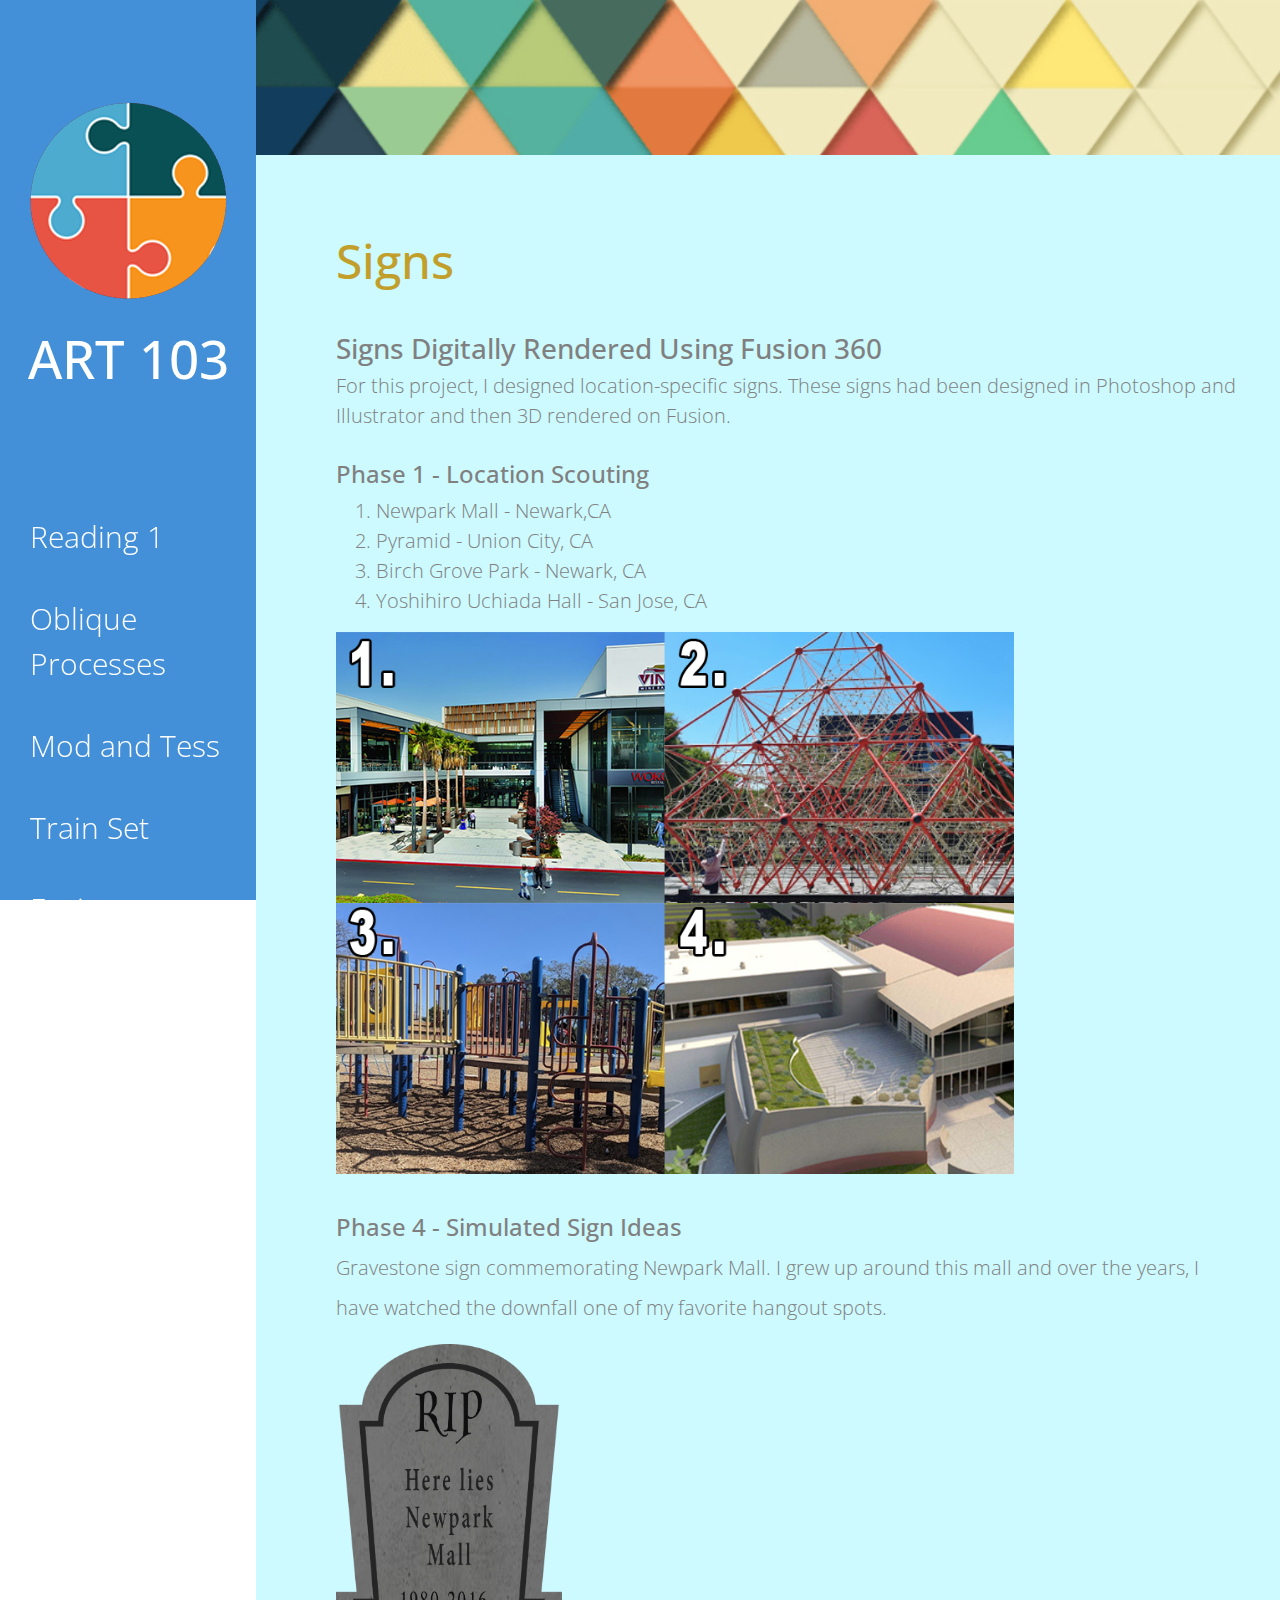
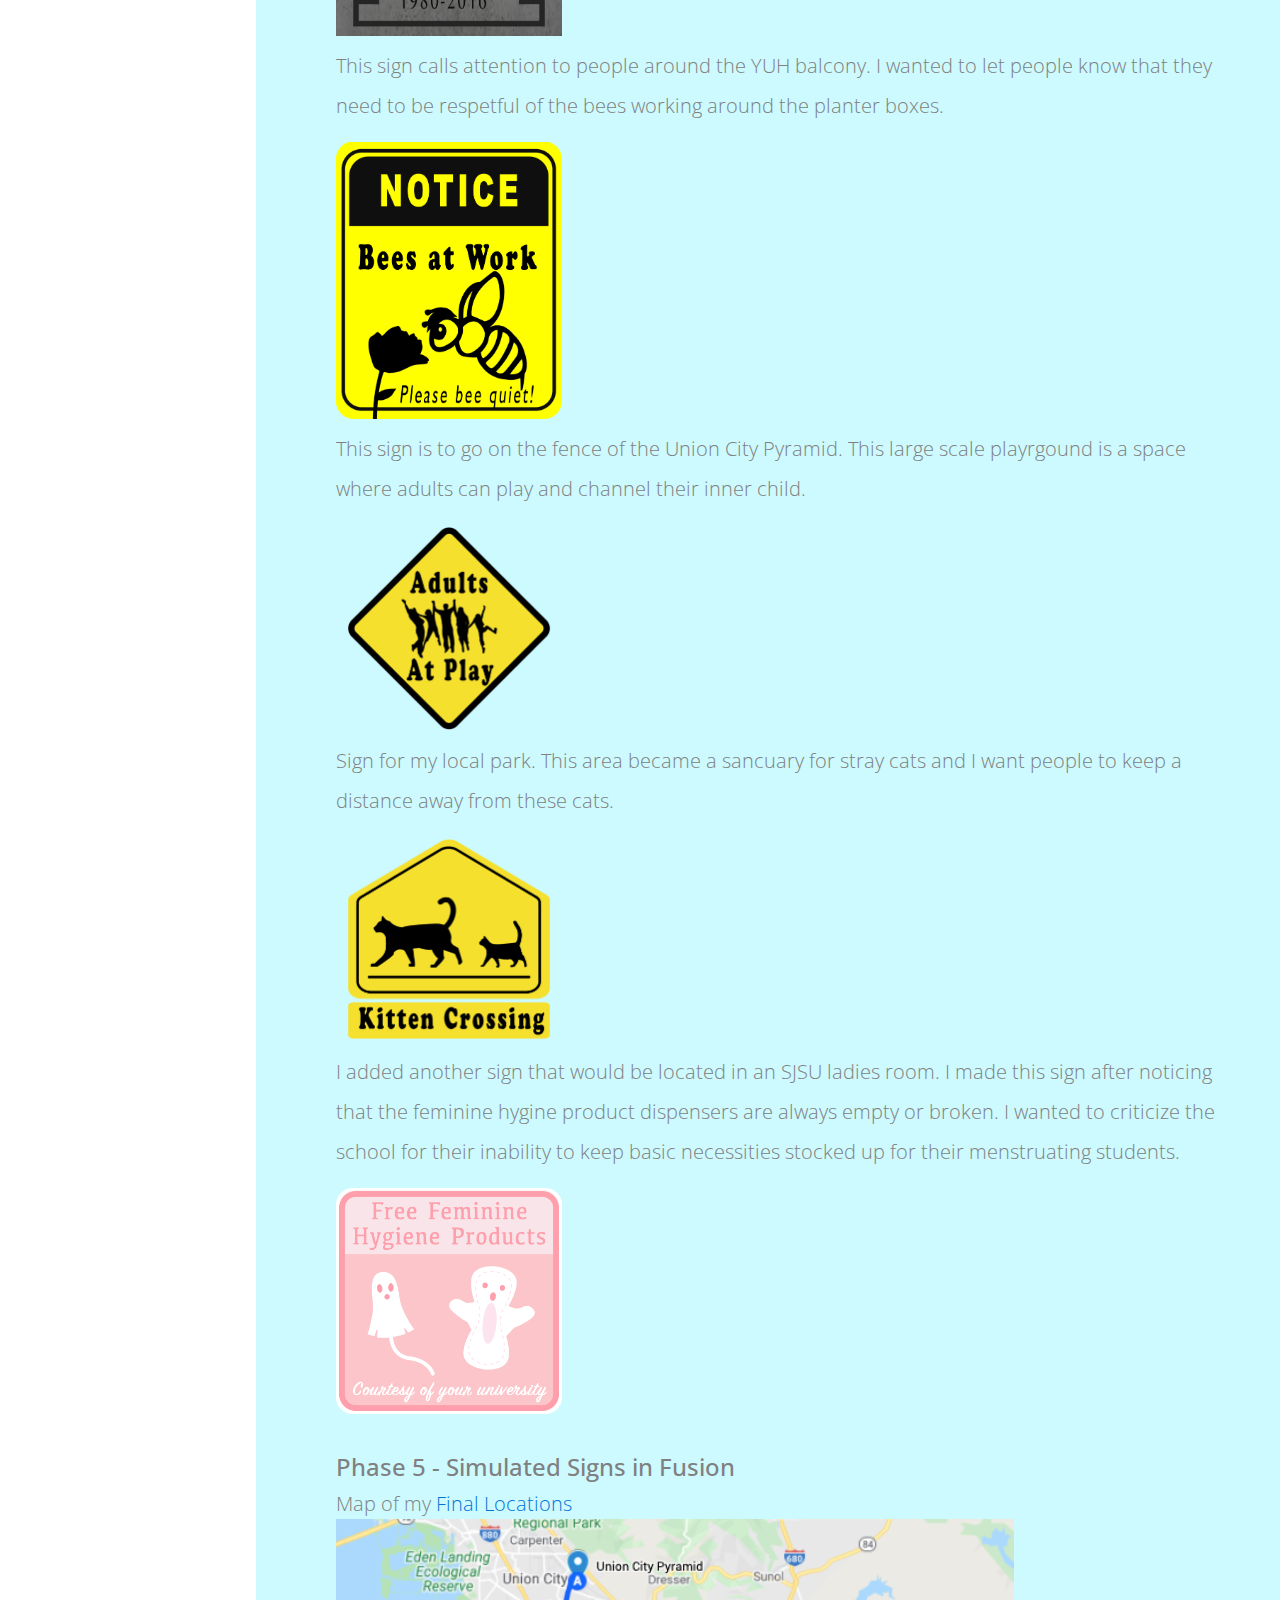
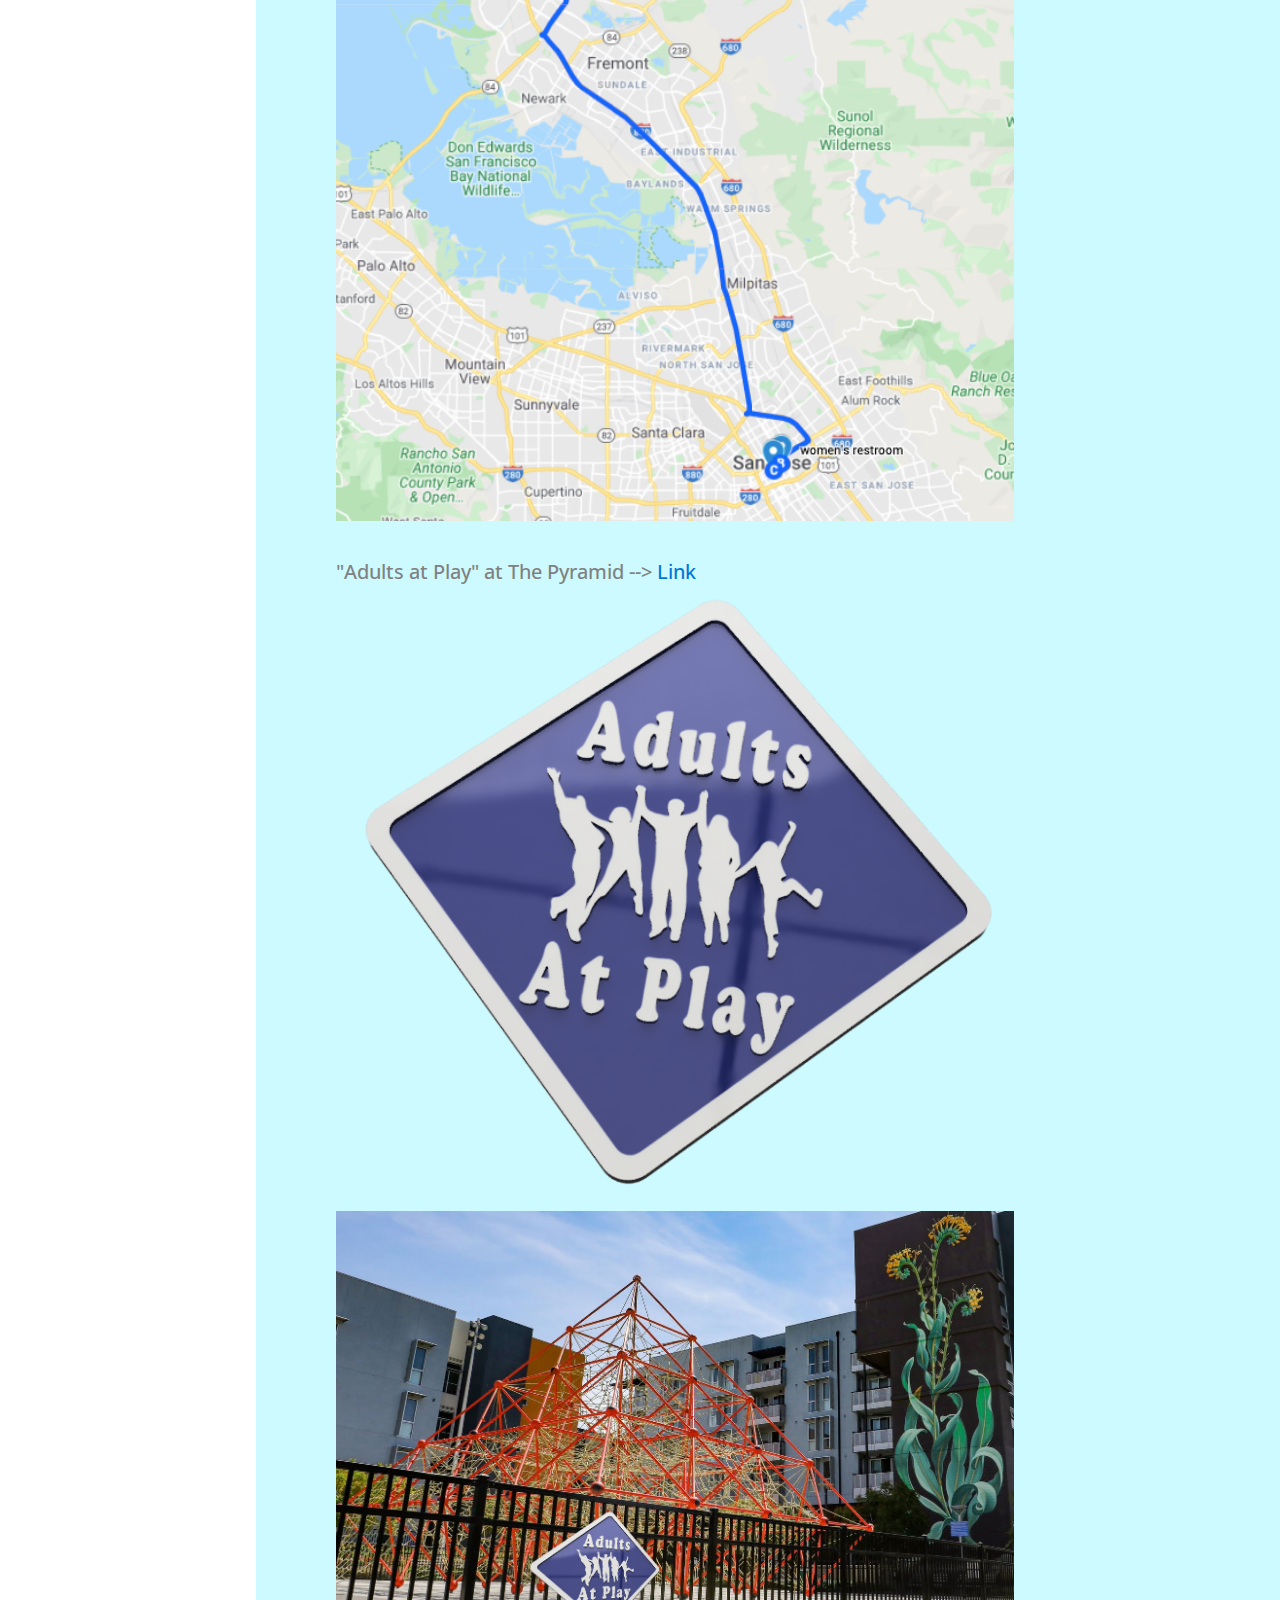
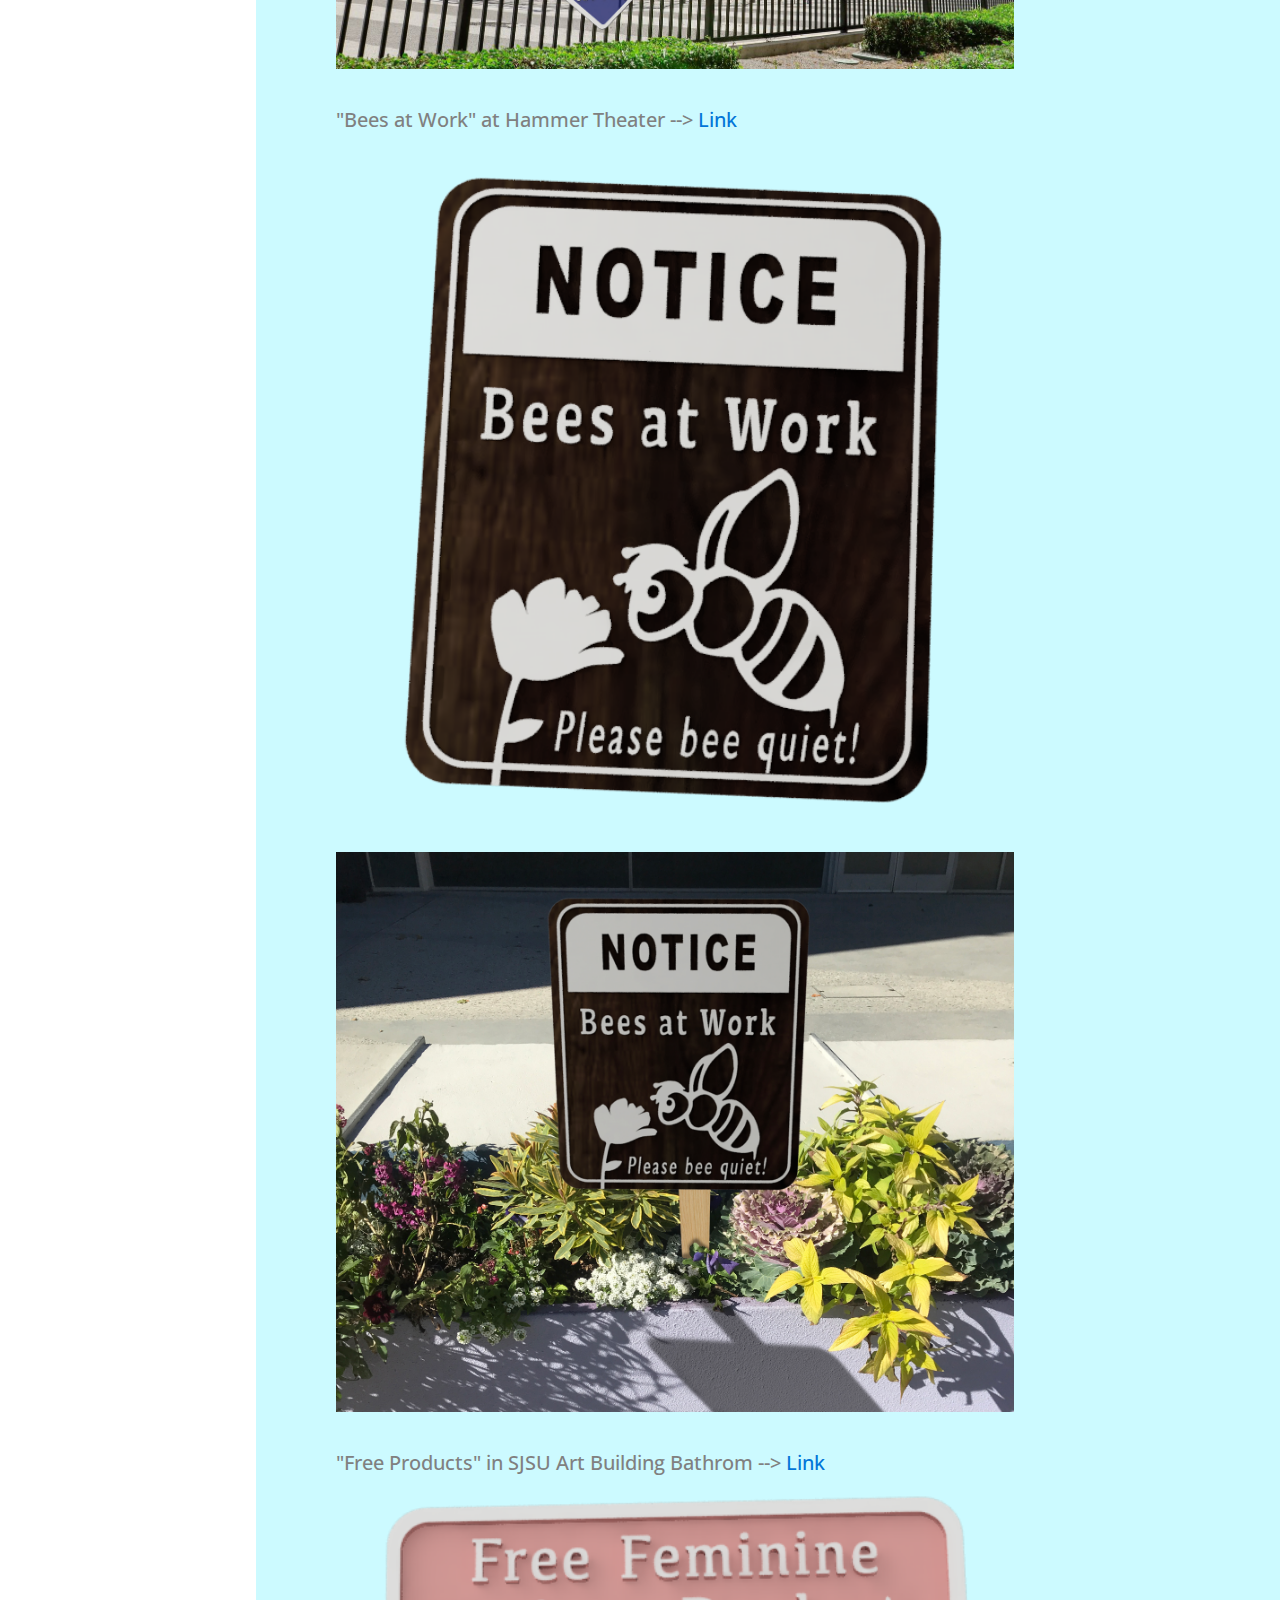
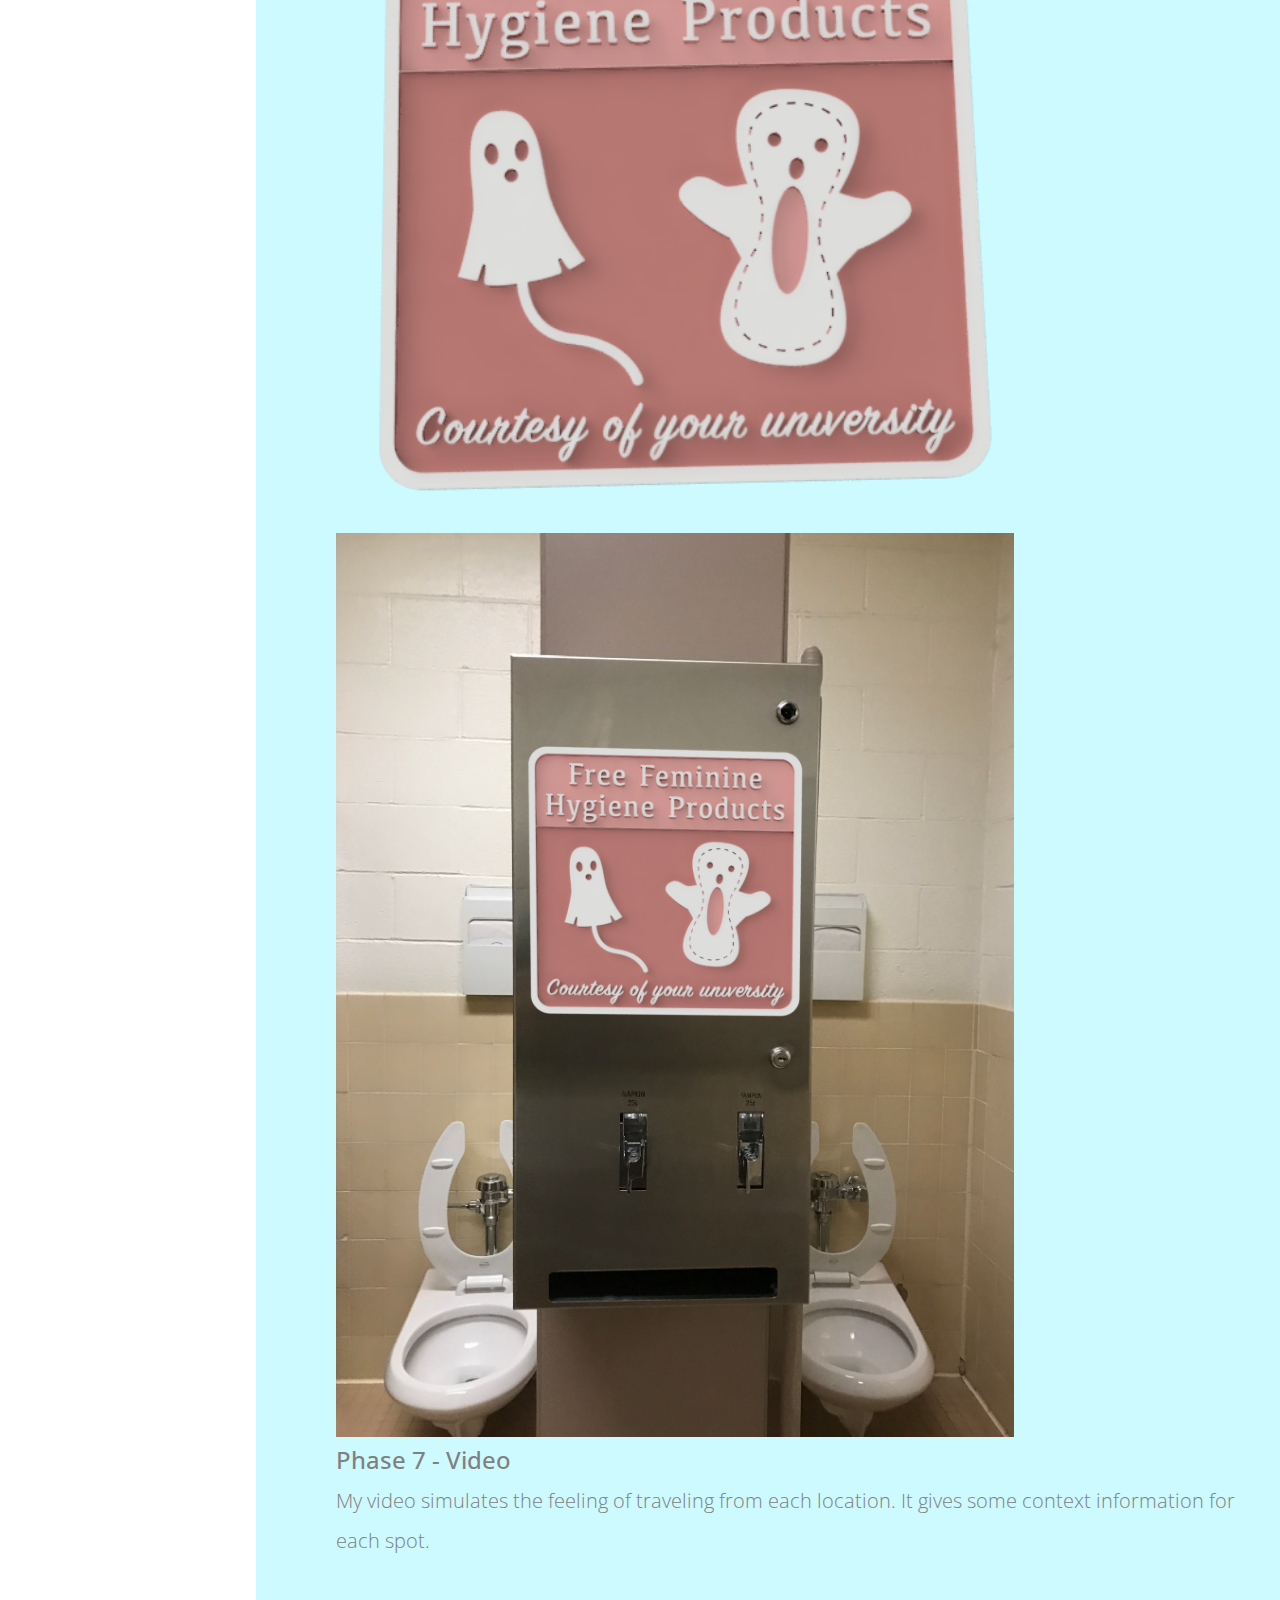
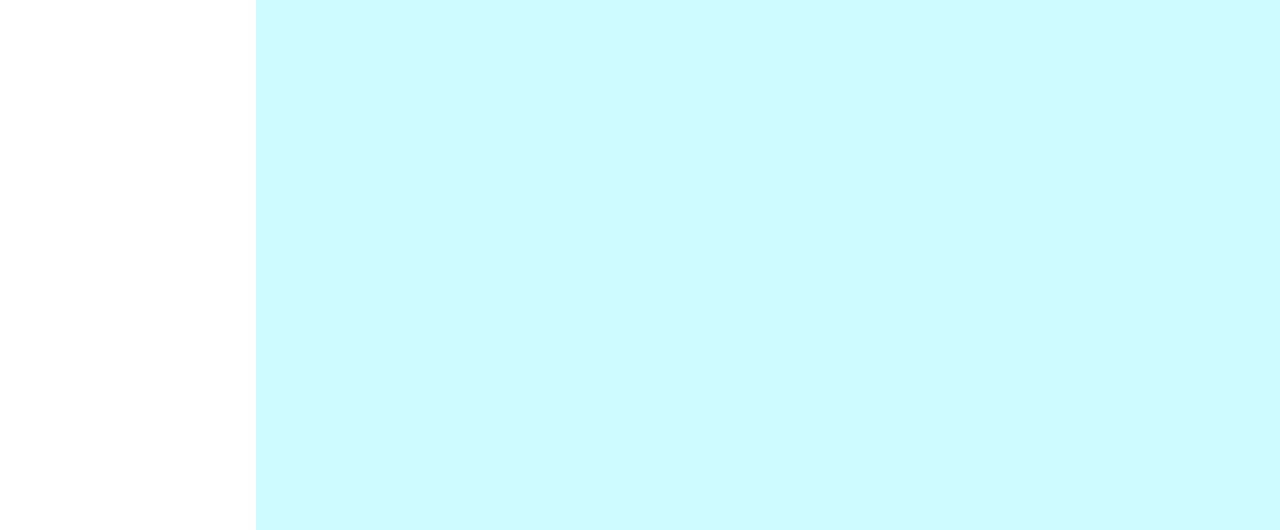
<file: signs.html>
<!DOCTYPE html>
<html>
<head>
    <meta charset="utf-8">
    <meta http-equiv="X-UA-Compatible" content="IE=edge">
    <meta name="viewport" content="width=device-width, initial-scale=1">

    <title>Signs</title>
    <link rel="icon" type="image/png" href="img/puzzle.png">
<!--
Neaty HTML Template
http://www.templatemo.com/tm-501-neaty
-->
    <!-- load stylesheets -->
    <link rel="stylesheet" href="https://fonts.googleapis.com/css?family=Open+Sans:300,400">  <!-- Google web font "Open Sans" -->
    <link rel="stylesheet" href="css/bootstrap.min.css">                                      <!-- Bootstrap style -->
    <link rel="stylesheet" href="css/magnific-popup.css">                                <!-- Magnific pop up style, http://dimsemenov.com/plugins/magnific-popup/ -->
    <link rel="stylesheet" href="css/templatemo-style.css">                                   <!-- Templatemo style -->

    <!-- HTML5 shim and Respond.js for IE8 support of HTML5 elements and media queries -->
    <!-- WARNING: Respond.js doesn't work if you view the page via file:// -->
        <!--[if lt IE 9]>
          <script src="https://oss.maxcdn.com/html5shiv/3.7.2/html5shiv.min.js"></script>
          <script src="https://oss.maxcdn.com/respond/1.4.2/respond.min.js"></script>
          <![endif]-->
</head>
    <body>
        <div class="container">
            <div class="row">
                <div class="tm-left-right-container">
                    <!-- Left column: logo and menu -->
                    <div class="tm-blue-bg tm-left-column">
                        <div class="tm-logo-div text-xs-center">
                            <a href="index.html"><img src="img/puzzle.png" alt="Logo"></a>
                            <h1 class="tm-site-name">ART 103</h1>
                        </div>
                        <nav class="nav-pos">
                            <ul class="tm-main-nav-ul">
                              <li class="tm-nav-item">
                                  <a href="reading1.html" class="tm-nav-item-link" >Reading 1</a>
                              </li>
                              <li class="tm-nav-item">
                                  <a href="oblique.html" class="tm-nav-item-link">Oblique Processes</a>
                              </li>
                              <li class="tm-nav-item">
                                  <a href="tess.html" class="tm-nav-item-link">Mod and Tess</a>
                              </li>
                              <li class="tm-nav-item">
                                  <a href="train.html" class="tm-nav-item-link">Train Set</a>
                              </li>
                              <li class="tm-nav-item">
                                  <a href="fusion.html" class="tm-nav-item-link">Fusion</a>
                              </li>
                              <li class="tm-nav-item">
                                  <a href="signs.html" class="tm-nav-item-link">Signs</a>
                              </li>
                            </ul>
                        </nav>
                    </div> <!-- Left column: logo and menu -->

                    <!-- Right column: content -->
                    <div class="tm-right-column">
                        <figure>
                            <img src="img/header.jpg" alt="Header image" class="img-fluid" width="100%">
                        </figure>

                        <div class="tm-content-div">
                            <!-- Project desc -->
                            <section id="welcome" class="tm-section">
                                <header>
                                    <h2 class="tm-blue-text tm-welcome-title tm-margin-b-45">Signs</h2>
                                </header>
                                <p><h3>Signs Digitally Rendered Using Fusion 360</h3>
                                For this project, I designed location-specific signs. These signs had been designed in Photoshop and Illustrator and then 3D rendered on Fusion. <br><br>
                                <h4>Phase 1 - Location Scouting</h4>
                                <ol>
                                  <li>Newpark Mall - Newark,CA</li>
                                  <li>Pyramid - Union City, CA</li>
                                  <li>Birch Grove Park - Newark, CA</li>
                                  <li>Yoshihiro Uchiada Hall - San Jose, CA</li>
                                </ol>
                                <img src="img/locations.jpg" alt="4 locations" class="tm-img-container-2" ><br><br>
                                <h4>Phase 4 - Simulated Sign Ideas</h4>
                                <p>Gravestone sign commemorating Newpark Mall. I grew up around this mall and over the years, I have watched the downfall one of my favorite hangout spots.</p>
                                <img src="img/sign mockup 1.png" class="tm-img-container-3">
                                <p>This sign calls attention to people around the YUH balcony. I wanted to let people know that they need to be respetful of the bees working around the planter boxes. </p>
                                <img src="img/sign mockup 2.png" class="tm-img-container-3">
                                <p>This sign is to go on the fence of the Union City Pyramid. This large scale playrgound is a space where adults can play and channel their inner child. </p>
                                <img src="img/sign mockup 3.png" class="tm-img-container-3">
                                <p>Sign for my local park. This area became a sancuary for stray cats and I want people to keep a distance away from these cats.</p>
                                <img src="img/sign mockup 4.png" class="tm-img-container-3"><br>
                                <p>I added another sign that would be located in an SJSU ladies room. I made this sign after noticing that the feminine hygine product dispensers are always empty or broken. I wanted to criticize the school for their inability to keep basic necessities stocked up for their menstruating students. </p>
                                <img src="img/sign4.png" class="tm-img-container-3"><br> <br>
                                <h4>Phase 5 - Simulated Signs in Fusion</h4>
                                Map of my <a href="https://www.google.com/maps/d/u/0/edit?mid=1BsAPLOMPSD8ztK7_qL1LkZaE2sSBUzhs&usp=sharing">Final Locations</a><br>
                                <img src="img/googlemap.png" class="tm-img-container-2"><br><br>
                                <h5>"Adults at Play" at The Pyramid --> <a href="https://a360.co/3wCcFhnz">Link</a></h5>
                                <img src="img/adults.png" class="tm-img-container-2">
                                <img src="img/pyramidsign.jpg" class="tm-img-container-2"> <br><br>
                                <h5>"Bees at Work" at Hammer Theater --> <a href="https://a360.co/3n1qFhJ">Link</a></h5>
                                <img src="img/bee.png" class="tm-img-container-2">
                                <img src="img/theatersign.jpg" class="tm-img-container-2"><br><br>
                                <h5>"Free Products" in SJSU Art Building Bathrom --> <a href="https://a360.co/3c1n5hg">Link</a></h5>
                                <img src="img/ghost.png" class="tm-img-container-2">
                                <img src="img/bathroomsign.jpg" class="tm-img-container-2"><br>
                                <h4>Phase 7 - Video</h4>
                                <p>My video simulates the feeling of traveling from each location. It gives some context information for each spot. </p>
                                <iframe width="660" height="415" src="https://www.youtube.com/embed/iUgw97RO9WM" title="YouTube video player" frameborder="0" allow="accelerometer; autoplay; clipboard-write; encrypted-media; gyroscope; picture-in-picture" allowfullscreen></iframe>
                            </section>
                        </div>

                    </div> <!-- Right column: content -->
                </div>
            </div> <!-- row -->
        </div> <!-- container -->

        <!-- load JS files -->
        <script src="js/jquery-1.11.3.min.js"></script>             <!-- jQuery (https://jquery.com/download/) -->
        <script src="js/jquery.magnific-popup.min.js"></script>     <!-- Magnific pop-up (http://dimsemenov.com/plugins/magnific-popup/) -->
        <script src="js/jquery.singlePageNav.min.js"></script>      <!-- Single Page Nav (https://github.com/ChrisWojcik/single-page-nav) -->
        <script>

            $(document).ready(function(){

                // Single page nav
                $('.tm-main-nav').singlePageNav({
                    'currentClass' : "active",
                    offset : 20
                });

                // Magnific pop up
                $('.tm-gallery-1').magnificPopup({
                  delegate: 'a', // child items selector, by clicking on it popup will open
                  type: 'image',
                  gallery: {enabled:true}
                  // other options
                });

                $('.tm-gallery-2').magnificPopup({
                  delegate: 'a', // child items selector, by clicking on it popup will open
                  type: 'image',
                  gallery: {enabled:true}
                  // other options
                });

                $('.tm-gallery-3').magnificPopup({
                  delegate: 'a', // child items selector, by clicking on it popup will open
                  type: 'image',
                  gallery: {enabled:true}
                  // other options
                });

                $('.tm-current-year').text(new Date().getFullYear());
            });
        </script>
</body>
</html>
</file>
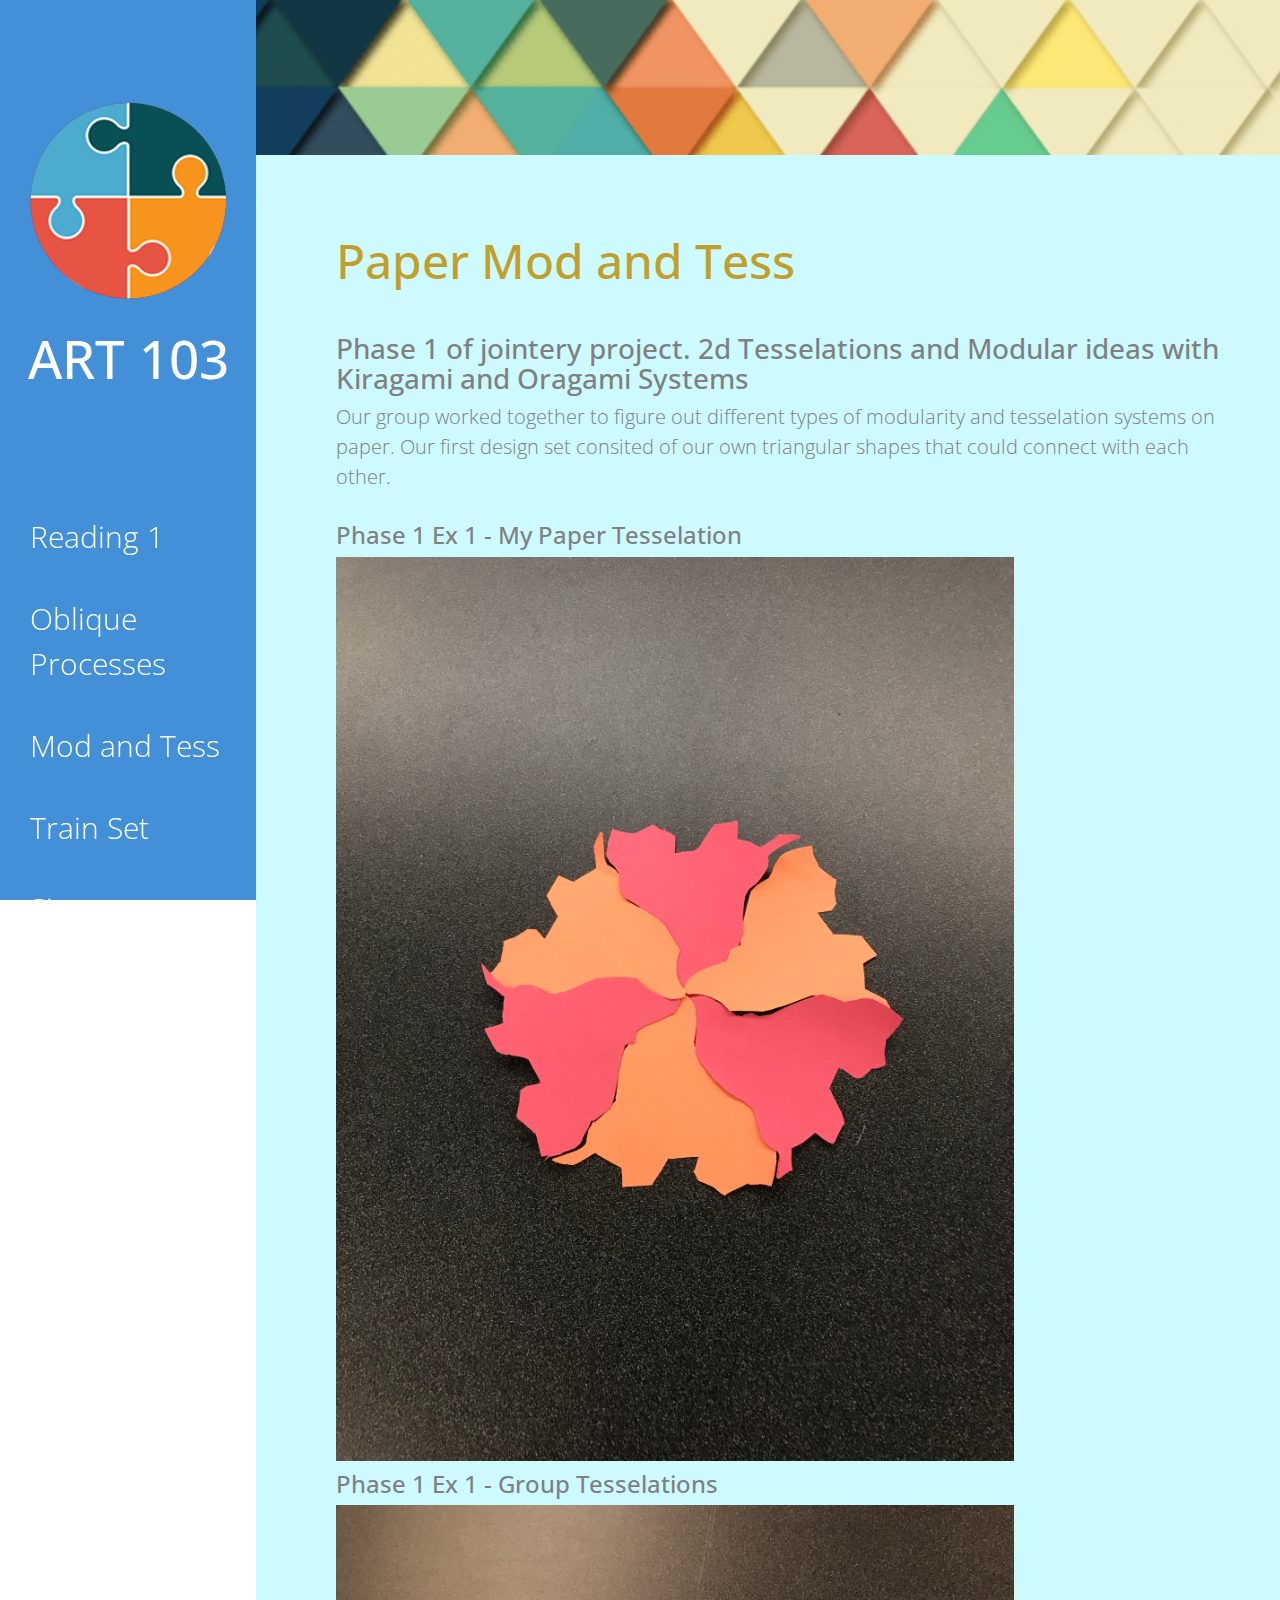
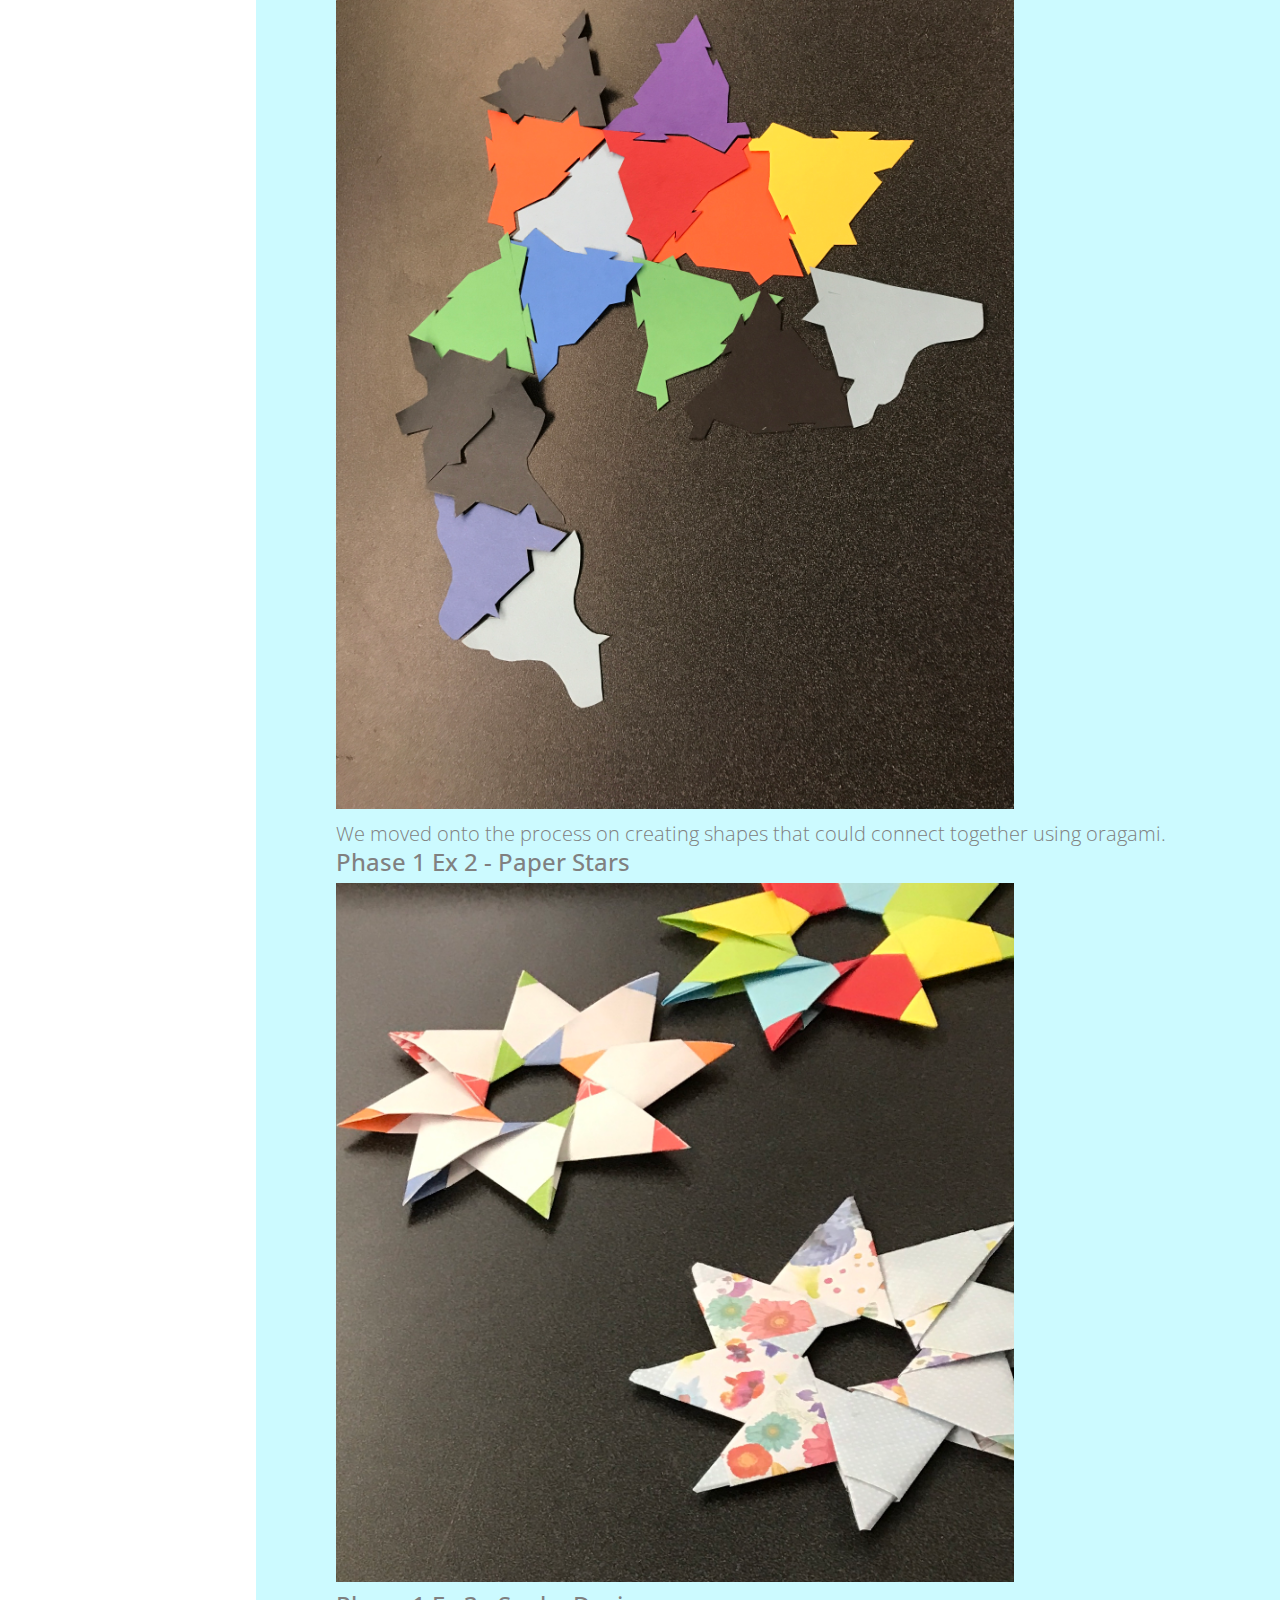
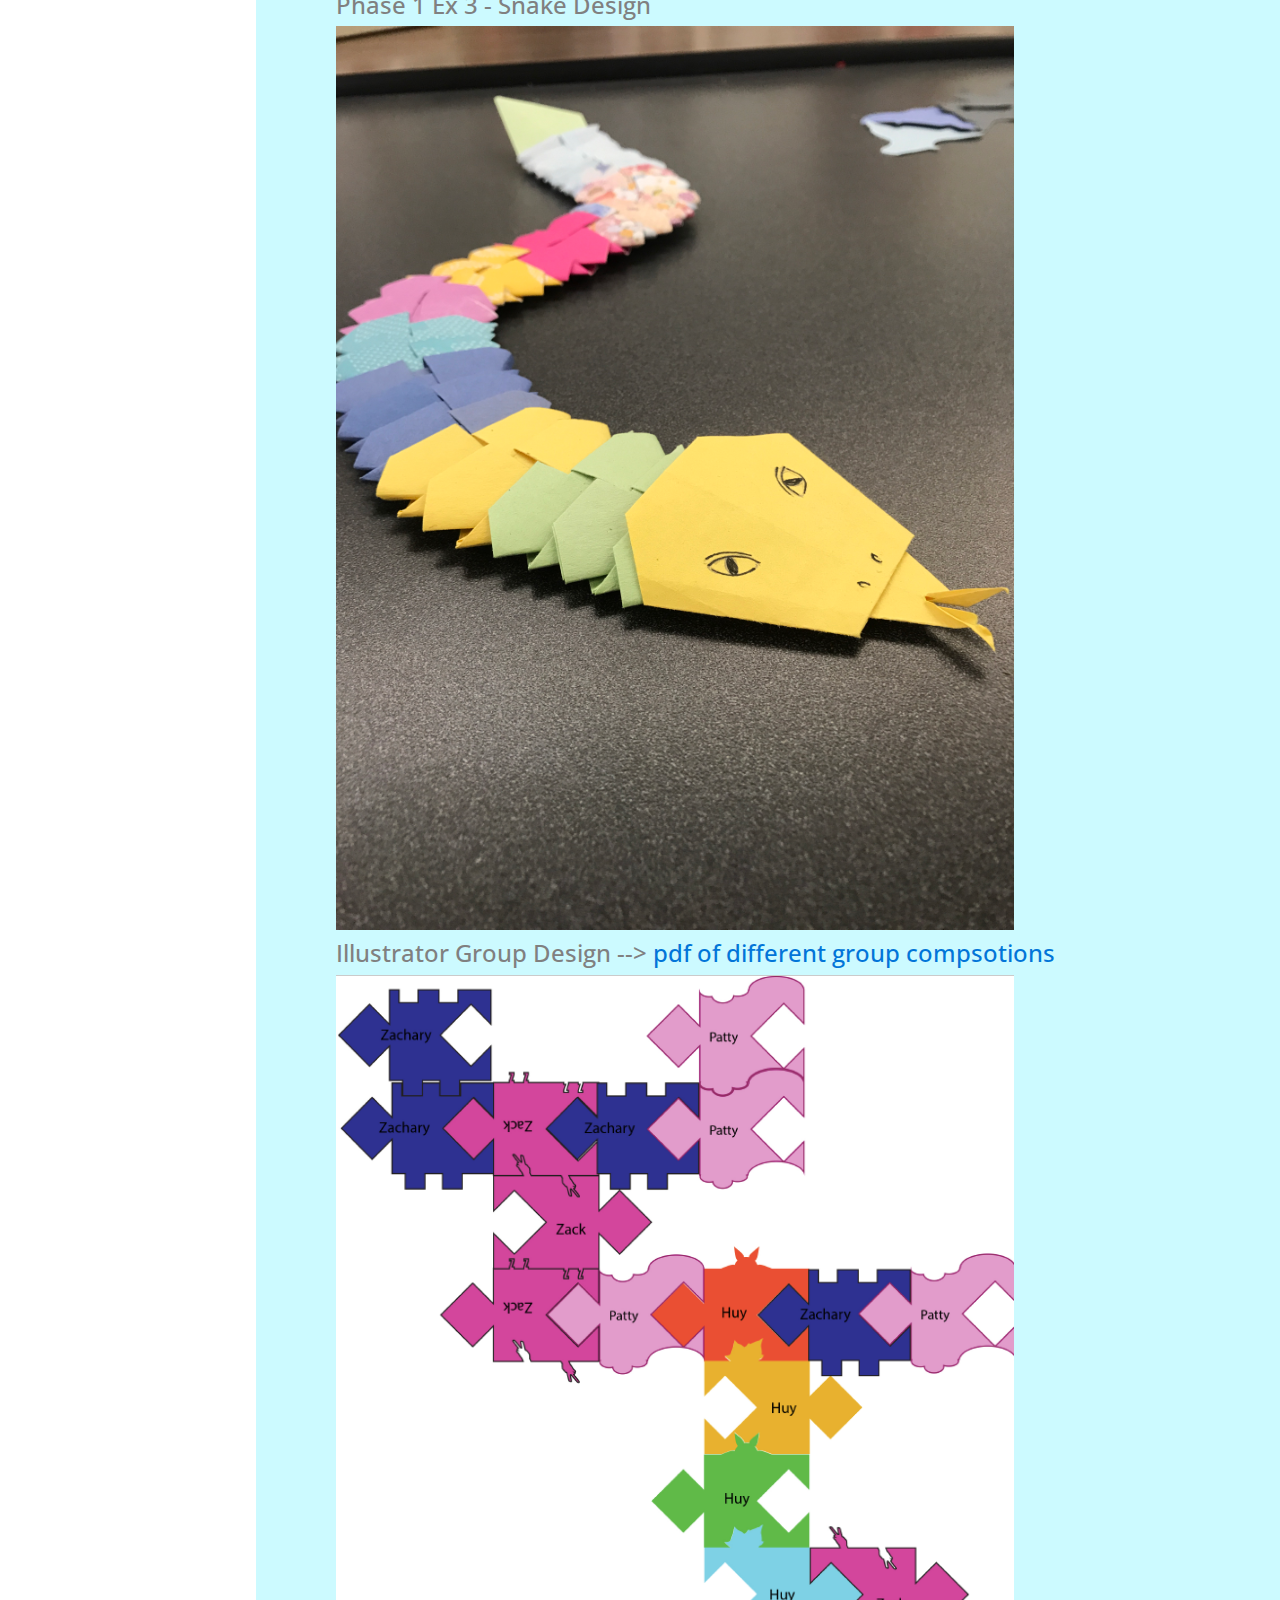
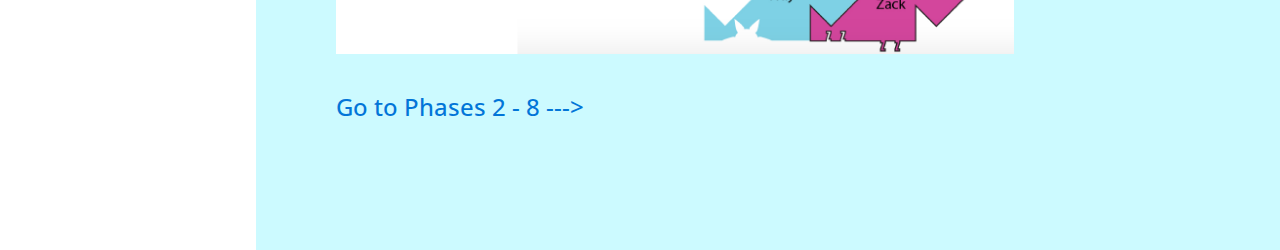
<file: tess.html>
<!DOCTYPE html>
<html>
<head>
    <meta charset="utf-8">
    <meta http-equiv="X-UA-Compatible" content="IE=edge">
    <meta name="viewport" content="width=device-width, initial-scale=1">

    <title>Tesselations</title>
    <link rel="icon" type="image/png" href="img/puzzle.png">
<!--
Neaty HTML Template
http://www.templatemo.com/tm-501-neaty
-->
    <!-- load stylesheets -->
    <link rel="stylesheet" href="https://fonts.googleapis.com/css?family=Open+Sans:300,400">  <!-- Google web font "Open Sans" -->
    <link rel="stylesheet" href="css/bootstrap.min.css">                                      <!-- Bootstrap style -->
    <link rel="stylesheet" href="css/magnific-popup.css">                                <!-- Magnific pop up style, http://dimsemenov.com/plugins/magnific-popup/ -->
    <link rel="stylesheet" href="css/templatemo-style.css">                                   <!-- Templatemo style -->

    <!-- HTML5 shim and Respond.js for IE8 support of HTML5 elements and media queries -->
    <!-- WARNING: Respond.js doesn't work if you view the page via file:// -->
        <!--[if lt IE 9]>
          <script src="https://oss.maxcdn.com/html5shiv/3.7.2/html5shiv.min.js"></script>
          <script src="https://oss.maxcdn.com/respond/1.4.2/respond.min.js"></script>
          <![endif]-->
</head>
    <body>
        <div class="container">
            <div class="row">
                <div class="tm-left-right-container">
                    <!-- Left column: logo and menu -->
                    <div class="tm-blue-bg tm-left-column">
                        <div class="tm-logo-div text-xs-center">
                            <a href="index.html"><img src="img/puzzle.png" alt="Logo"></a>
                            <h1 class="tm-site-name">ART 103</h1>
                        </div>
                        <nav class="nav-pos">
                          <ul class="tm-main-nav-ul">
                            <li class="tm-nav-item">
                                <a href="reading1.html" class="tm-nav-item-link" >Reading 1</a>
                            </li>
                            <li class="tm-nav-item">
                                <a href="oblique.html" class="tm-nav-item-link">Oblique Processes</a>
                            </li>
                            <li class="tm-nav-item">
                                <a href="tess.html" class="tm-nav-item-link">Mod and Tess</a>
                            </li>
                            <li class="tm-nav-item">
                                <a href="train.html" class="tm-nav-item-link">Train Set</a>
                            </li>
                            <li class="tm-nav-item">
                                <a href="fusion.html" class="tm-nav-item-link">Signs</a>
                            </li>
                            <li class="tm-nav-item">
                                <a href="signs.html" class="tm-nav-item-link">Artifact</a>
                            </li>
                          </ul>
                        </nav>
                    </div> <!-- Left column: logo and menu -->

                    <!-- Right column: content -->
                    <div class="tm-right-column">
                        <figure>
                            <img src="img/header.jpg" alt="Header image" class="img-fluid" width="100%">
                        </figure>

                        <div class="tm-content-div">
                            <!-- Project desc -->
                            <section id="welcome" class="tm-section">
                                <header>
                                    <h2 class="tm-blue-text tm-welcome-title tm-margin-b-45">Paper Mod and Tess</h2>
                                </header>
                                <p><h3>Phase 1 of jointery project. 2d Tesselations and Modular ideas with Kiragami and Oragami Systems </h3>
                                Our group worked together to figure out different types of modularity and tesselation systems on paper. Our first design set consited of our own triangular shapes that could connect with each other.<br><br>
                                <h4>Phase 1 Ex 1 - My Paper Tesselation</h4><img src="img/paper1.JPG" alt="tesseation" class="tm-img-container-2" >  <br>
                                <h4>Phase 1 Ex 1 - Group Tesselations</h4><img src="img/paper3.JPG" alt="tesseations" class="tm-img-container-2" >  <br>
                                We moved onto the process on creating shapes that could connect together using oragami.<br>
                                <h4>Phase 1 Ex 2 - Paper Stars</h4><img src="img/paper4.jpg" alt="paper stars" class="tm-img-container-2"> <br>
                                <h4>Phase 1 Ex 3 - Snake Design</h4><img src="img/paper2.JPG" alt="Snake" class="tm-img-container-2"> <br>
                                <h4>Illustrator Group Design --> <a href="img/ART 103 Group 3 tess.pdf">pdf of different group compsotions</a></h4>
                                <img src="img/aitess.png" alt="illutrator tesseltation" class="tm-img-container-2"> <br><br>
                                <h4> <a href="train.html">Go to Phases 2 - 8 ---></a></h4>
                                </p>
                            </section>
                        </div>

                    </div> <!-- Right column: content -->
                </div>
            </div> <!-- row -->
        </div> <!-- container -->

        <!-- load JS files -->
        <script src="js/jquery-1.11.3.min.js"></script>             <!-- jQuery (https://jquery.com/download/) -->
        <script src="js/jquery.magnific-popup.min.js"></script>     <!-- Magnific pop-up (http://dimsemenov.com/plugins/magnific-popup/) -->
        <script src="js/jquery.singlePageNav.min.js"></script>      <!-- Single Page Nav (https://github.com/ChrisWojcik/single-page-nav) -->
        <script>

            $(document).ready(function(){

                // Single page nav
                $('.tm-main-nav').singlePageNav({
                    'currentClass' : "active",
                    offset : 20
                });

                // Magnific pop up
                $('.tm-gallery-1').magnificPopup({
                  delegate: 'a', // child items selector, by clicking on it popup will open
                  type: 'image',
                  gallery: {enabled:true}
                  // other options
                });

                $('.tm-gallery-2').magnificPopup({
                  delegate: 'a', // child items selector, by clicking on it popup will open
                  type: 'image',
                  gallery: {enabled:true}
                  // other options
                });

                $('.tm-gallery-3').magnificPopup({
                  delegate: 'a', // child items selector, by clicking on it popup will open
                  type: 'image',
                  gallery: {enabled:true}
                  // other options
                });

                $('.tm-current-year').text(new Date().getFullYear());
            });
        </script>
</body>
</html>
</file>
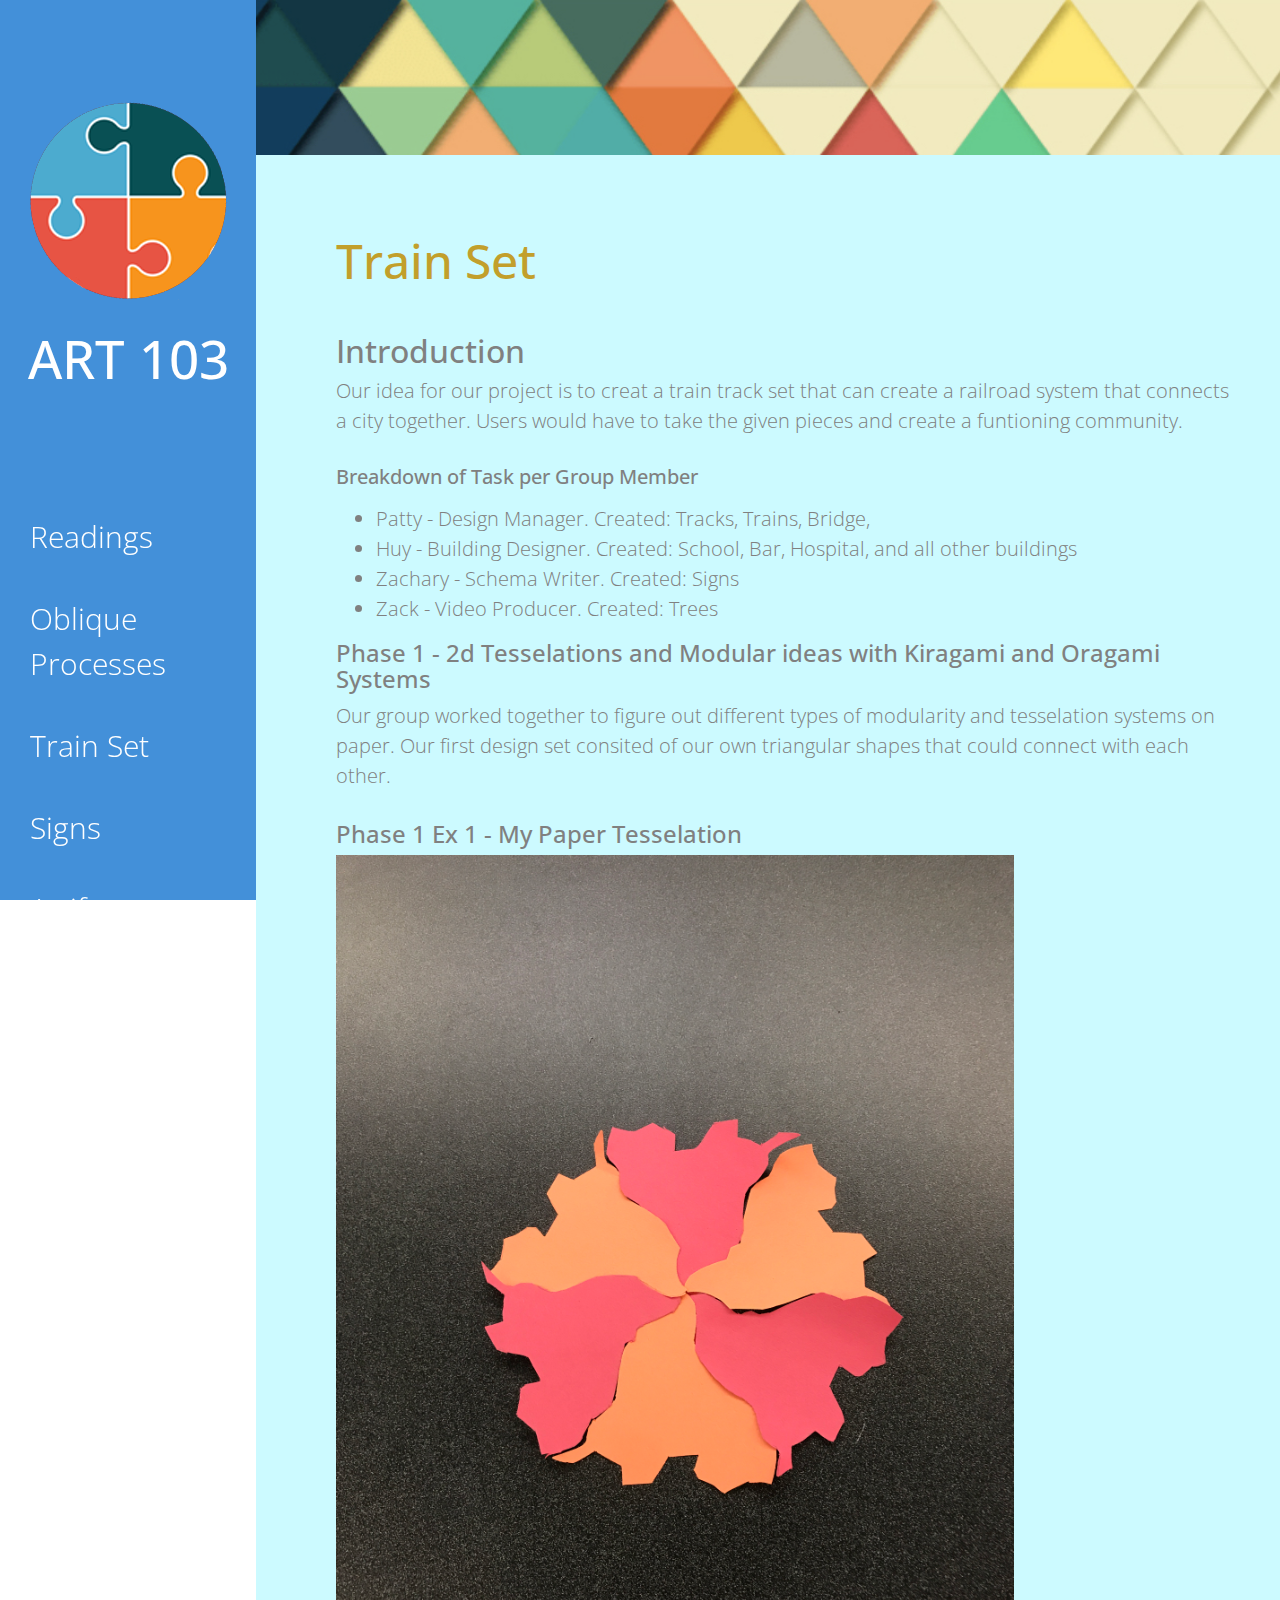
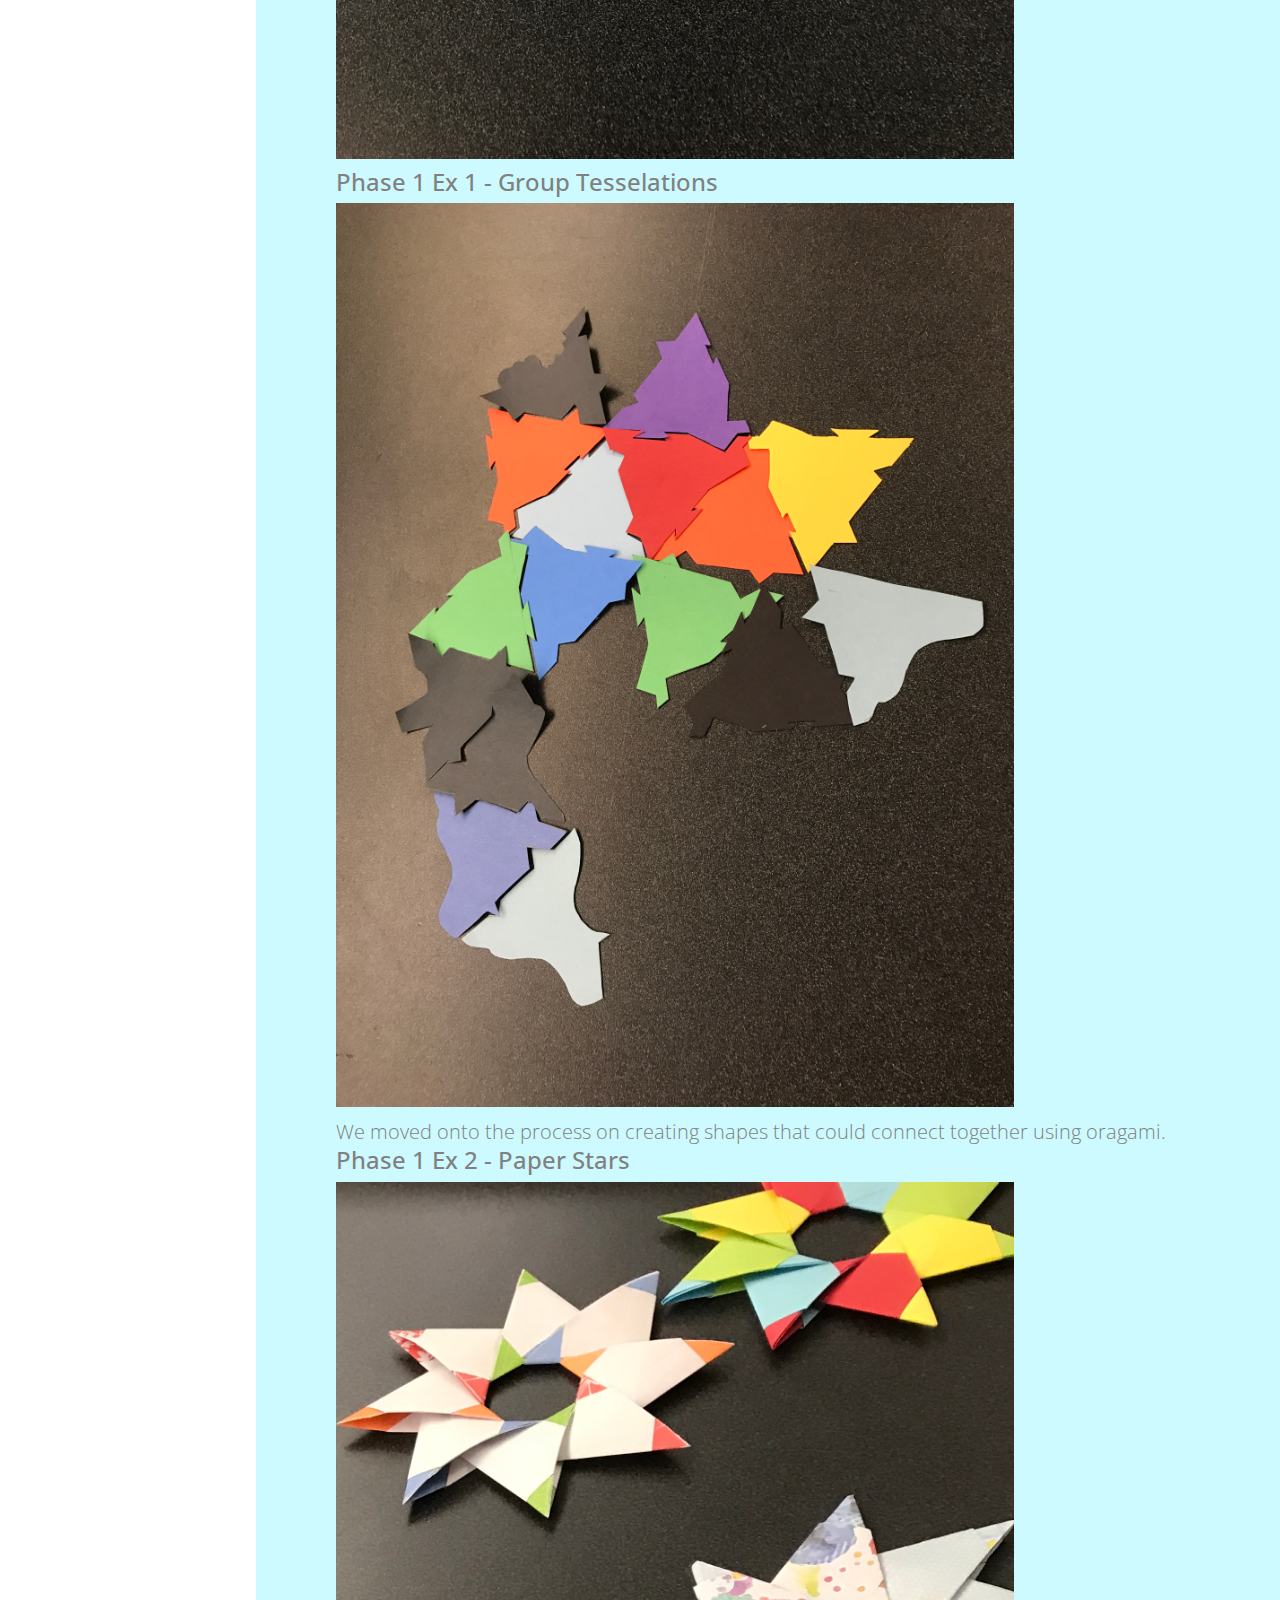
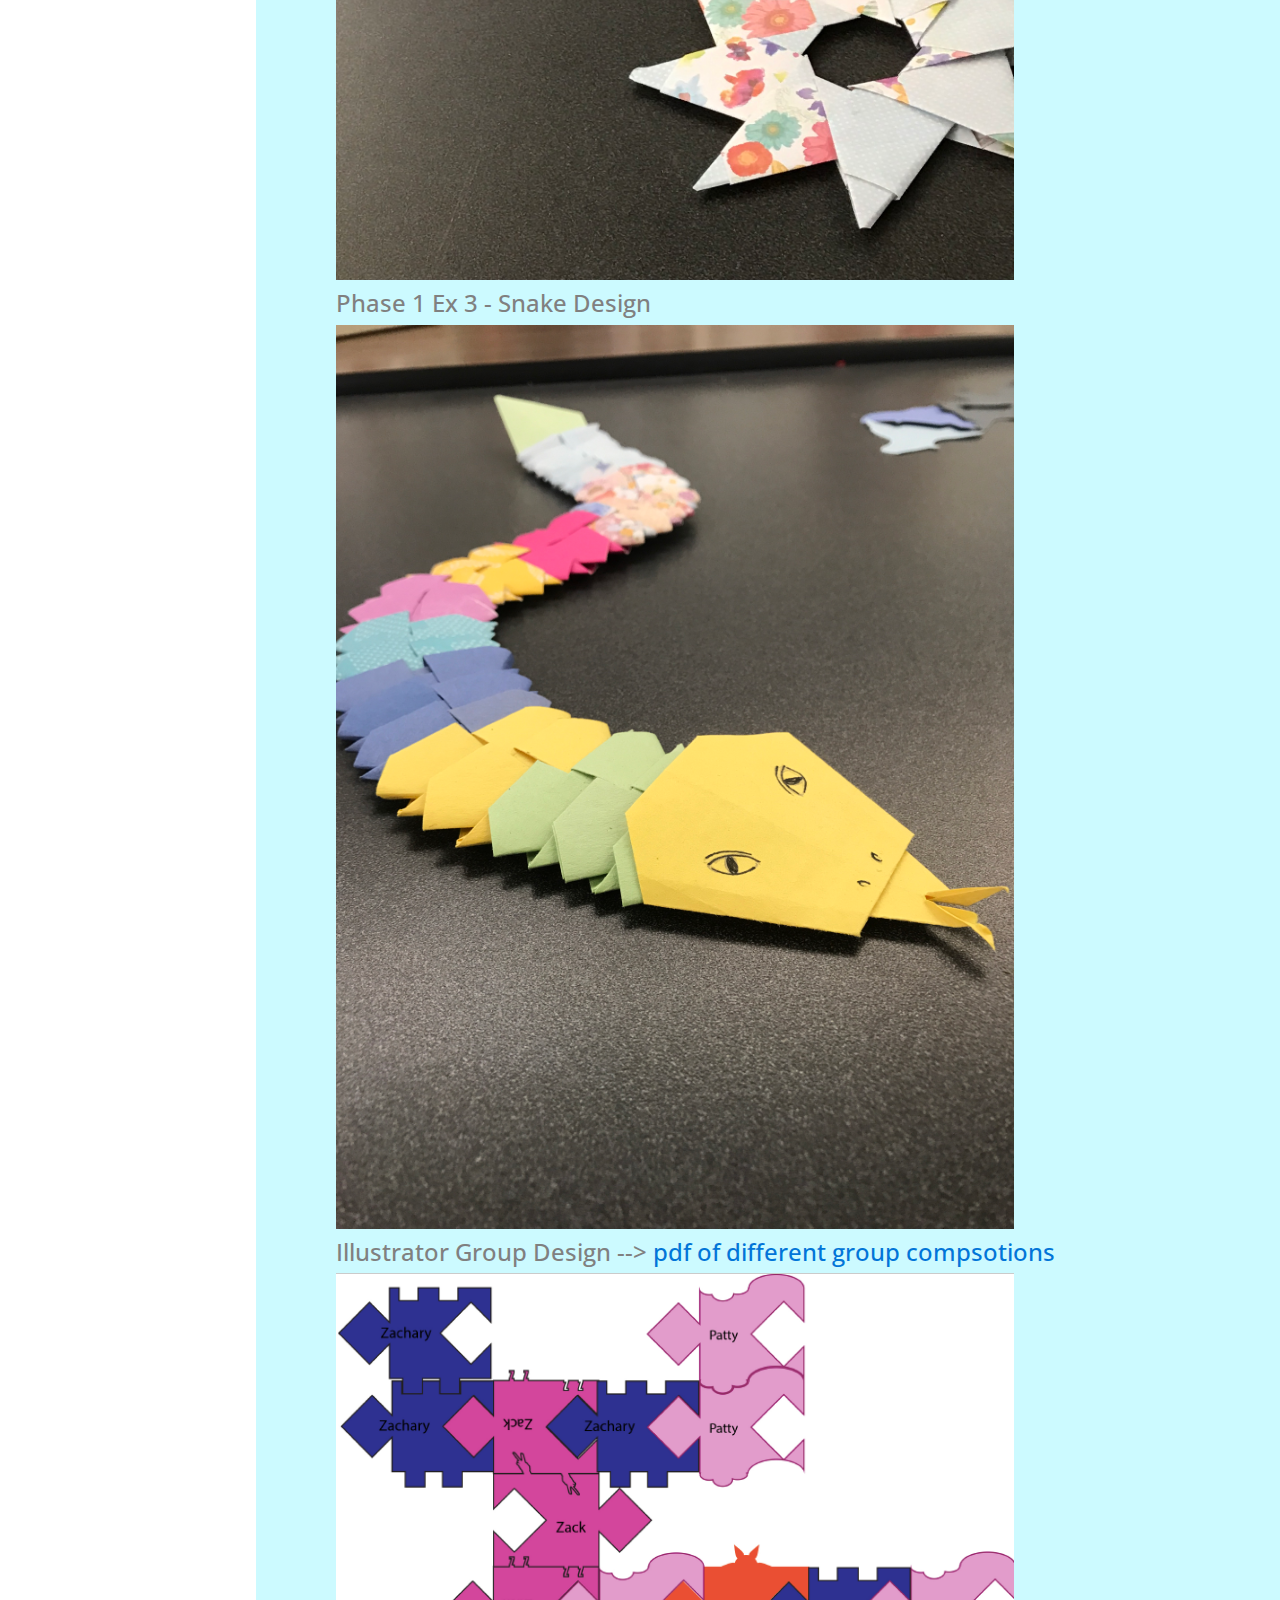
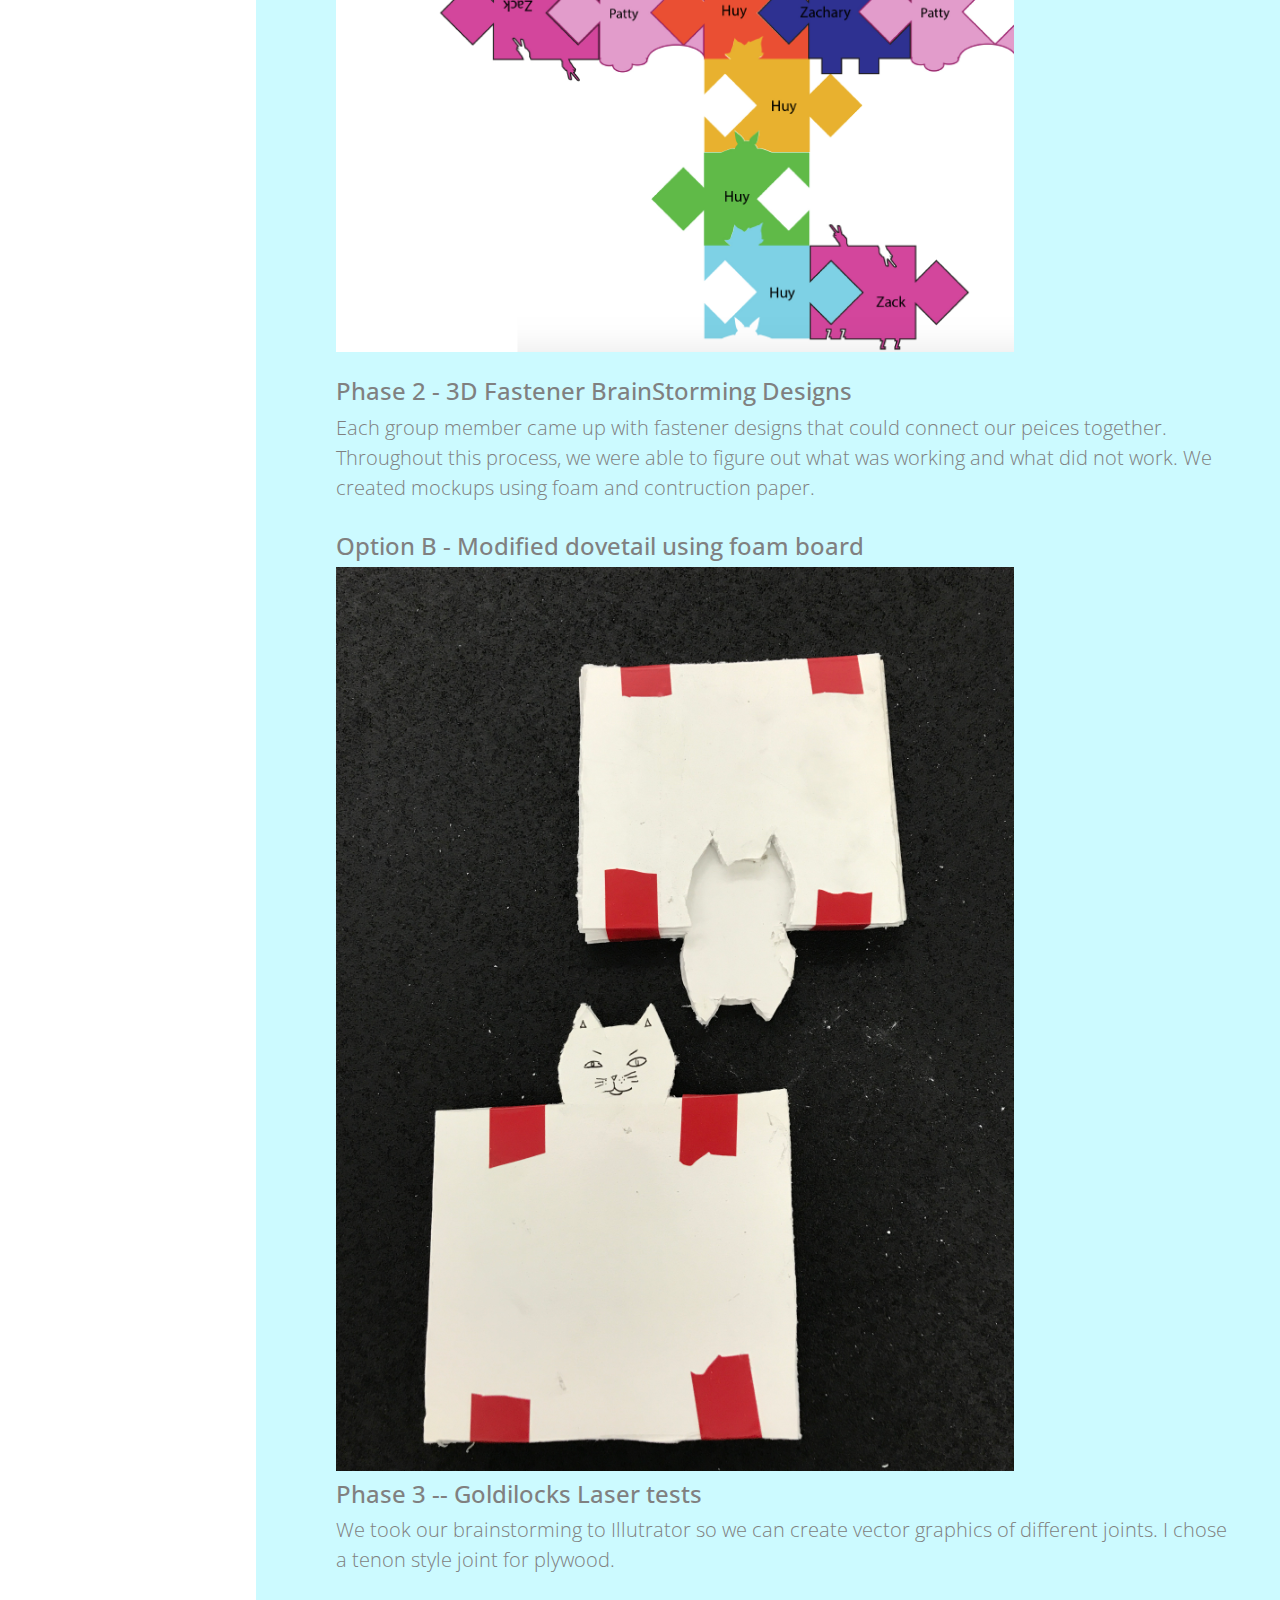
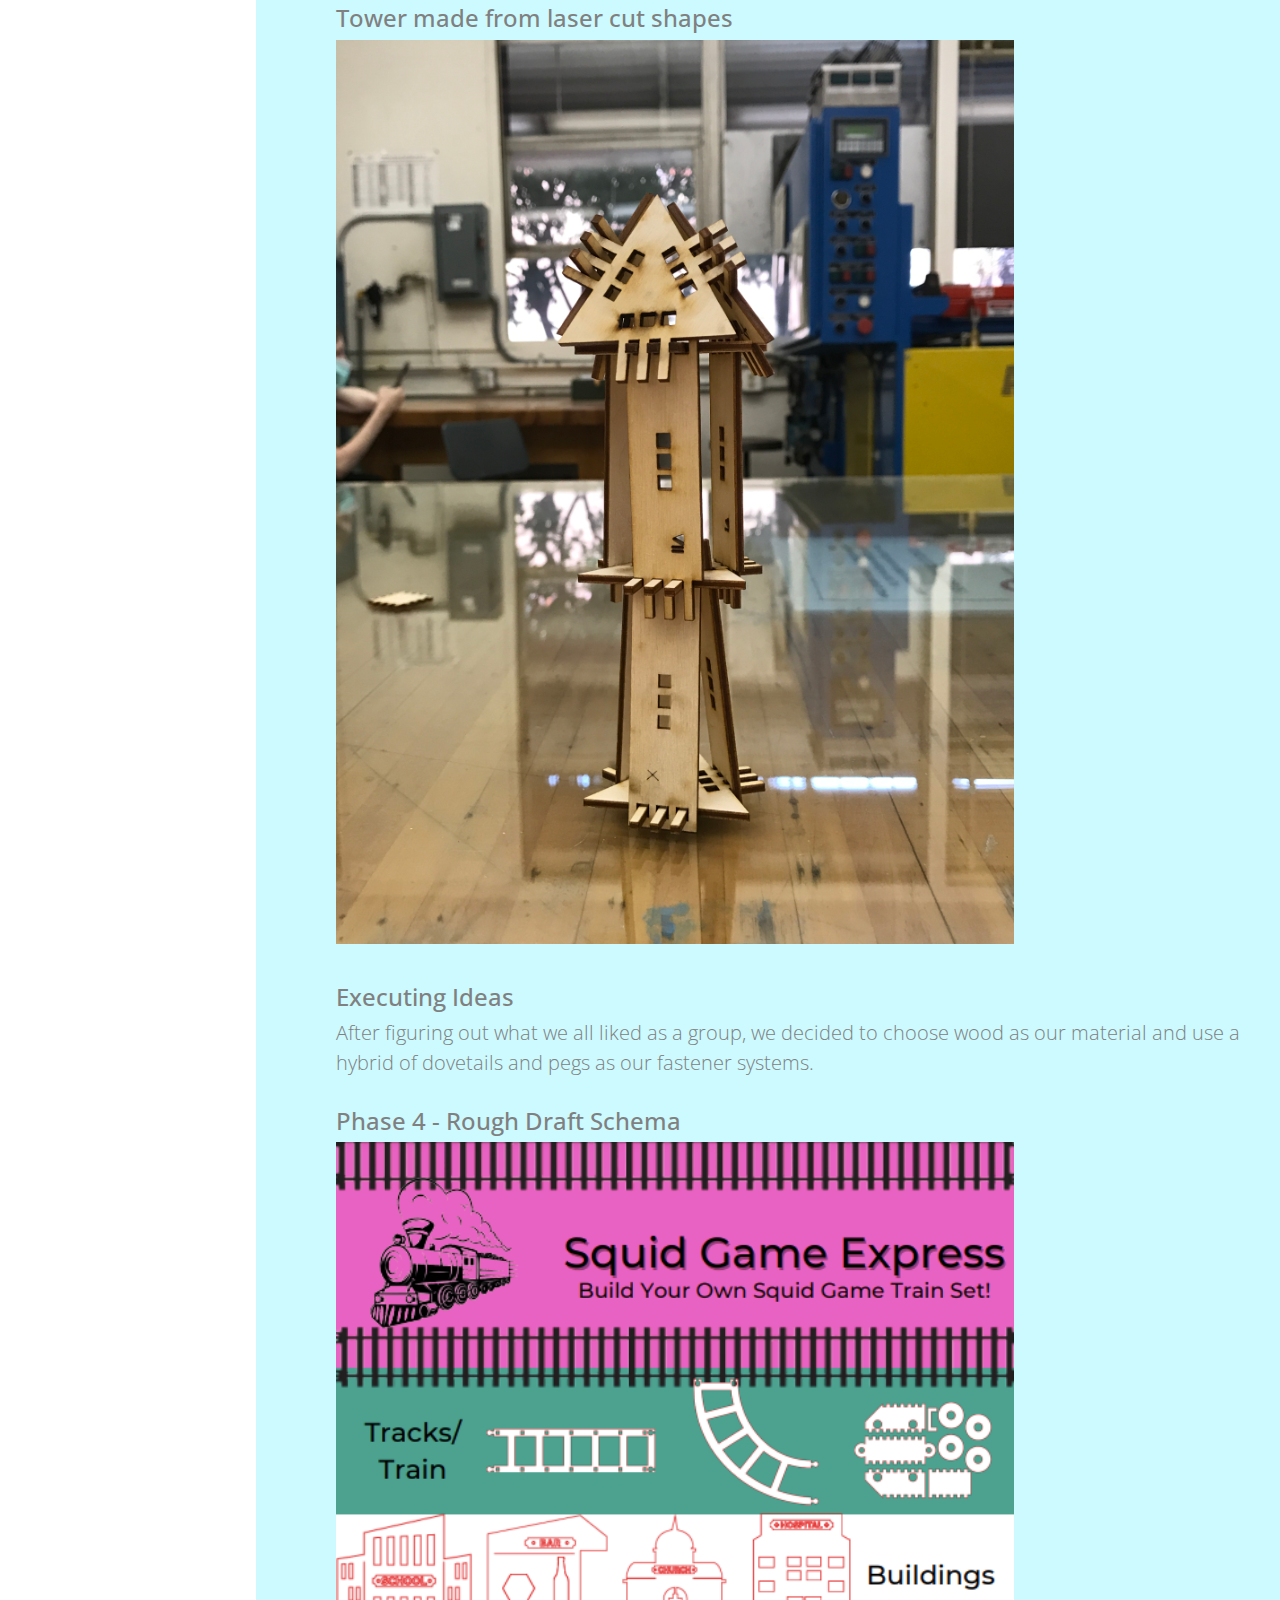
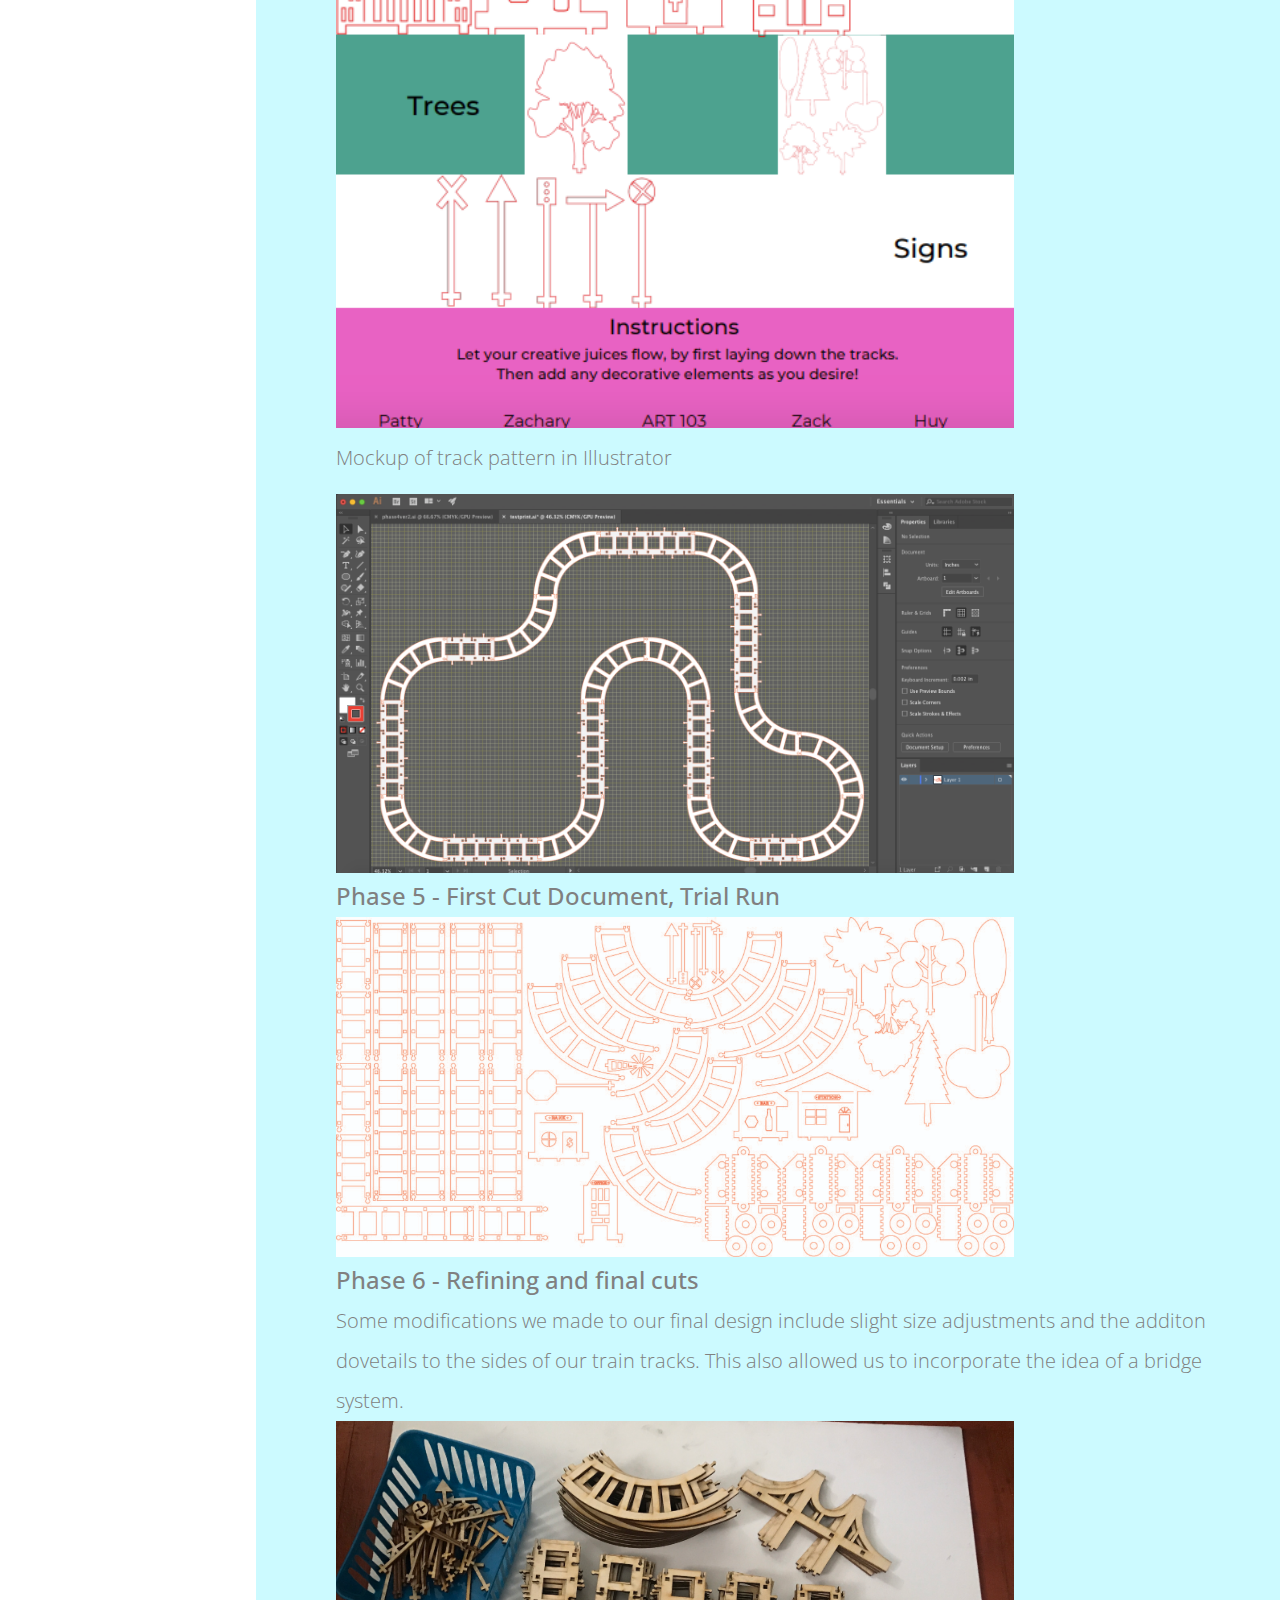
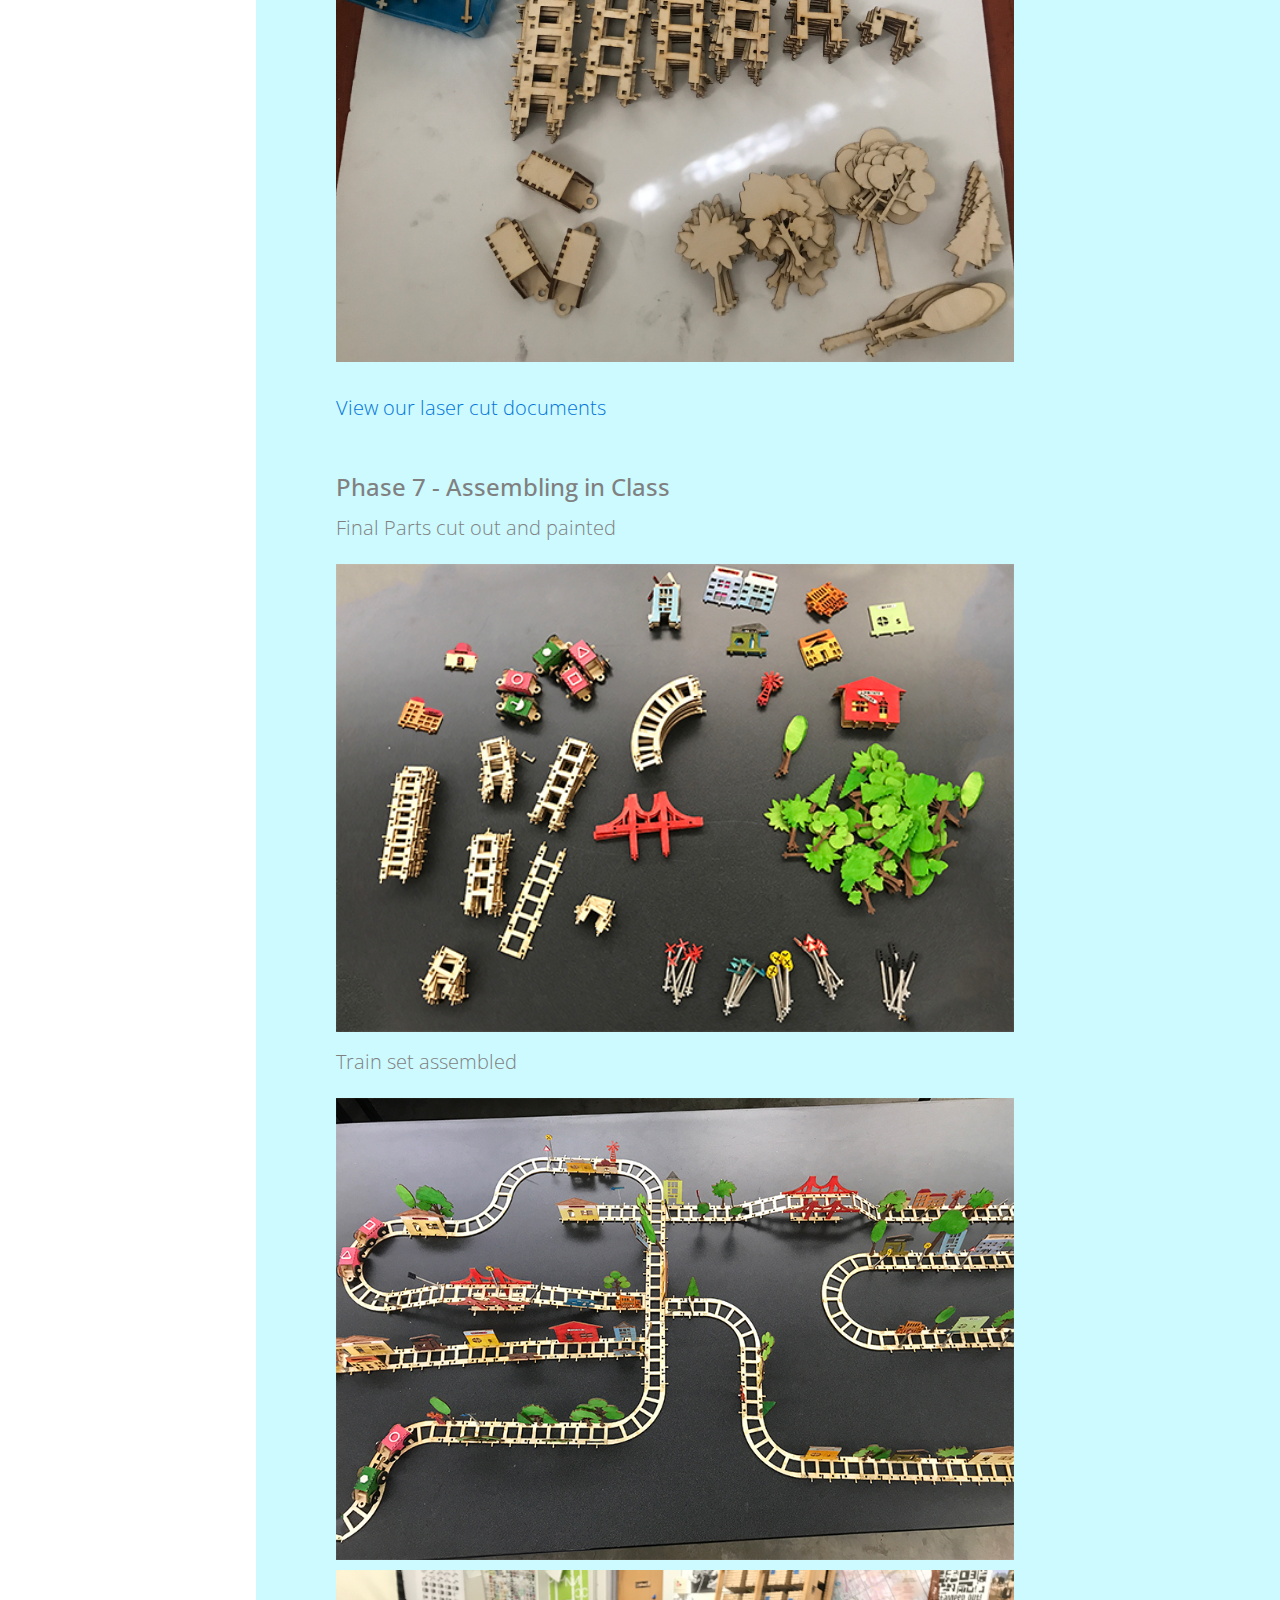
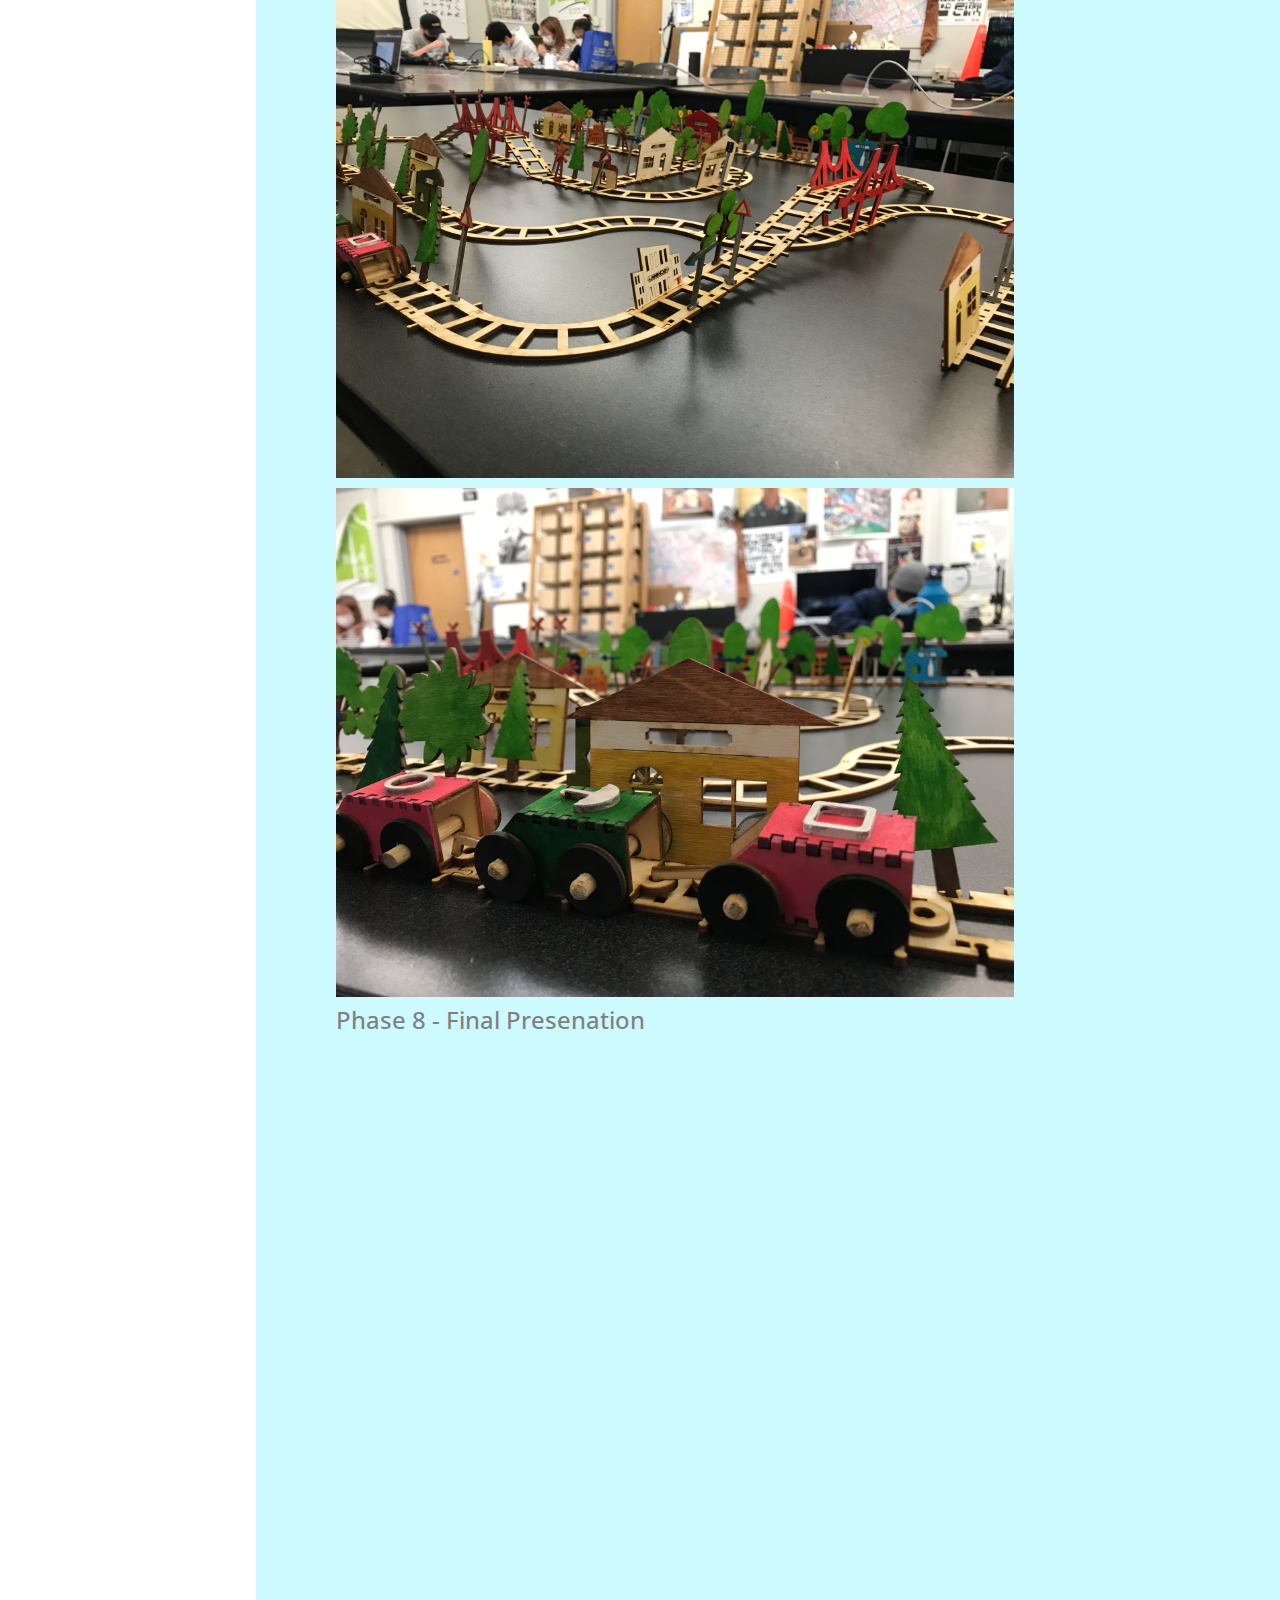
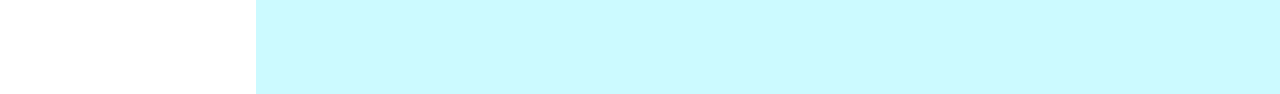
<file: train.html>
<!DOCTYPE html>
<html>
<head>
    <meta charset="utf-8">
    <meta http-equiv="X-UA-Compatible" content="IE=edge">
    <meta name="viewport" content="width=device-width, initial-scale=1">

    <title>Train Set</title>
    <link rel="icon" type="image/png" href="img/puzzle.png">
<!--
Neaty HTML Template
http://www.templatemo.com/tm-501-neaty
-->
    <!-- load stylesheets -->
    <link rel="stylesheet" href="https://fonts.googleapis.com/css?family=Open+Sans:300,400">  <!-- Google web font "Open Sans" -->
    <link rel="stylesheet" href="css/bootstrap.min.css">                                      <!-- Bootstrap style -->
    <link rel="stylesheet" href="css/magnific-popup.css">                                <!-- Magnific pop up style, http://dimsemenov.com/plugins/magnific-popup/ -->
    <link rel="stylesheet" href="css/templatemo-style.css">                                   <!-- Templatemo style -->

    <!-- HTML5 shim and Respond.js for IE8 support of HTML5 elements and media queries -->
    <!-- WARNING: Respond.js doesn't work if you view the page via file:// -->
        <!--[if lt IE 9]>
          <script src="https://oss.maxcdn.com/html5shiv/3.7.2/html5shiv.min.js"></script>
          <script src="https://oss.maxcdn.com/respond/1.4.2/respond.min.js"></script>
          <![endif]-->
</head>
    <body>
        <div class="container">
            <div class="row">
                <div class="tm-left-right-container">
                    <!-- Left column: logo and menu -->
                    <div class="tm-blue-bg tm-left-column">
                        <div class="tm-logo-div text-xs-center">
                            <a href="index.html"><img src="img/puzzle.png" alt="Logo"></a>
                            <h1 class="tm-site-name">ART 103</h1>
                        </div>
                        <nav class="nav-pos">
                          <ul class="tm-main-nav-ul">
                            <li class="tm-nav-item">
                                <a href="reading1.html" class="tm-nav-item-link" >Readings</a>
                            </li>
                            <li class="tm-nav-item">
                                <a href="oblique.html" class="tm-nav-item-link">Oblique Processes</a>
                            </li>
                            <!-- <li class="tm-nav-item">
                                <a href="tess.html" class="tm-nav-item-link">Mod and Tess</a>
                            </li> -->
                            <li class="tm-nav-item">
                                <a href="train.html" class="tm-nav-item-link">Train Set</a>
                            </li>
                            <li class="tm-nav-item">
                                <a href="fusion.html" class="tm-nav-item-link">Signs</a>
                            </li>
                            <li class="tm-nav-item">
                                <a href="artifact.html" class="tm-nav-item-link">Artifact</a>
                            </li>
                          </ul>
                        </nav>
                    </div> <!-- Left column: logo and menu -->

                    <!-- Right column: content -->
                    <div class="tm-right-column">
                        <figure>
                            <img src="img/header.jpg" alt="Header image" class="img-fluid" width="100%">
                        </figure>
                        <div class="tm-content-div">
                            <!-- Project desc -->
                            <section id="welcome" class="tm-section">
                                <header>
                                    <h2 class="tm-blue-text tm-welcome-title tm-margin-b-45">Train Set</h2>
                                </header>
                                <p><h2>Introduction</h2>
                                Our idea for our project is to creat a train track set that can create a railroad system that connects a city together. Users would have to take the given pieces and create a funtioning community. <br><br>
                                <h5>Breakdown of Task per Group Member</h5>
                                <p>
                                  <ul>
                                    <li>Patty - Design Manager. Created: Tracks, Trains, Bridge, </li>
                                    <li>Huy - Building Designer. Created: School, Bar, Hospital, and all other buildings</li>
                                    <li>Zachary - Schema Writer. Created: Signs</li>
                                    <li>Zack - Video Producer. Created: Trees</li>
                                  </ul>
                                </p>
                                <p><h4>Phase 1 - 2d Tesselations and Modular ideas with Kiragami and Oragami Systems </h4>
                                Our group worked together to figure out different types of modularity and tesselation systems on paper. Our first design set consited of our own triangular shapes that could connect with each other.<br><br>
                                <h4>Phase 1 Ex 1 - My Paper Tesselation</h4><img src="img/paper1.JPG" alt="tesseation" class="tm-img-container-2" >  <br>
                                <h4>Phase 1 Ex 1 - Group Tesselations</h4><img src="img/paper3.JPG" alt="tesseations" class="tm-img-container-2" >  <br>
                                We moved onto the process on creating shapes that could connect together using oragami.<br>
                                <h4>Phase 1 Ex 2 - Paper Stars</h4><img src="img/paper4.jpg" alt="paper stars" class="tm-img-container-2"> <br>
                                <h4>Phase 1 Ex 3 - Snake Design</h4><img src="img/paper2.JPG" alt="Snake" class="tm-img-container-2"> <br>
                                <h4>Illustrator Group Design --> <a href="img/ART 103 Group 3 tess.pdf">pdf of different group compsotions</a></h4>
                                <img src="img/aitess.png" alt="illutrator tesseltation" class="tm-img-container-2"> <br>
                                </p>
                                <h4>Phase 2 - 3D Fastener BrainStorming Designs</h4>
                                Each group member came up with fastener designs that could connect our peices together. Throughout this process, we were able to figure out what was working and what did not work. We created mockups using foam and contruction paper. <br><br>
                                <h4>Option B - Modified dovetail using foam board</h4><img src="img/fastener1.JPG" alt="cat dovetail" class="tm-img-container-2" >  <br>
                                <h4>Phase 3 -- Goldilocks Laser tests</h4>
                                We took our brainstorming to Illutrator so we can create vector graphics of different joints. I chose a tenon style joint for plywood.<br><br>
                                <h4>Tower made from laser cut shapes</h4><img src="img/tower.JPG" alt="Tower" class="tm-img-container-2"> <br><br>
                                <h4>Executing Ideas</h4>
                                After figuring out what we all liked as a group, we decided to choose wood as our material and use a hybrid of dovetails and pegs as our fastener systems. <br><br>
                                <h4>Phase 4 - Rough Draft Schema</h4>
                                <img src="img/roughdraftschema.png" alt="rough draft of schema" class="tm-img-container-2">
                                <p>Mockup of track pattern in Illustrator</p>
                                <img src="img/map.png" alt="rough draft of schema" class="tm-img-container-2">
                                <h4>Phase 5 - First Cut Document, Trial Run</h4>
                                <img src="img/firstcut.jpg" alt="first cut" class="tm-img-container-2"><br>
                                <h4>Phase 6 - Refining and final cuts</h4>
                                <p>Some modifications we made to our final design include slight size adjustments and the additon dovetails to the sides of our train tracks. This also allowed us to incorporate the idea of a bridge system.</hp><br>
                                <img src="img/cut.jpg" alt="first cut" class="tm-img-container-2"><br>
                                <p><a href="img/group3prints.pdf">View our laser cut documents</a></p><br>
                                <h4>Phase 7 - Assembling in Class</h4>
                                <p>Final Parts cut out and painted</p>
                                <img src="img/parts.jpg" alt="all set parts" class="tm-img-container-2"><br>
                                <p>Train set assembled</p>
                                <img src="img/train1.jpg" alt="assembled train set" class="tm-img-container-2"><br>
                                <img src="img/train2.JPG" alt="assembled train set" class="tm-img-container-2"><br>
                                <img src="img/train3.JPG" alt="assembled train set" class="tm-img-container-2"><br>
                                <h4>Phase 8 - Final Presenation</h4>
                                <iframe width="760" height="515" src="https://www.youtube.com/embed/QvXi3G_5buk" title="YouTube video player" frameborder="0" allow="accelerometer; autoplay; clipboard-write; encrypted-media; gyroscope; picture-in-picture" allowfullscreen></iframe>
                                </p>
                            </section>
                        </div>
                    </div> <!-- Right column: content -->
                </div>
            </div> <!-- row -->
        </div> <!-- container -->

        <!-- load JS files -->
        <script src="js/jquery-1.11.3.min.js"></script>             <!-- jQuery (https://jquery.com/download/) -->
        <script src="js/jquery.magnific-popup.min.js"></script>     <!-- Magnific pop-up (http://dimsemenov.com/plugins/magnific-popup/) -->
        <script src="js/jquery.singlePageNav.min.js"></script>      <!-- Single Page Nav (https://github.com/ChrisWojcik/single-page-nav) -->
        <script>

            $(document).ready(function(){

                // Single page nav
                $('.tm-main-nav').singlePageNav({
                    'currentClass' : "active",
                    offset : 20
                });

                // Magnific pop up
                $('.tm-gallery-1').magnificPopup({
                  delegate: 'a', // child items selector, by clicking on it popup will open
                  type: 'image',
                  gallery: {enabled:true}
                  // other options
                });

                $('.tm-gallery-2').magnificPopup({
                  delegate: 'a', // child items selector, by clicking on it popup will open
                  type: 'image',
                  gallery: {enabled:true}
                  // other options
                });

                $('.tm-gallery-3').magnificPopup({
                  delegate: 'a', // child items selector, by clicking on it popup will open
                  type: 'image',
                  gallery: {enabled:true}
                  // other options
                });

                $('.tm-current-year').text(new Date().getFullYear());
            });
        </script>
</body>
</html>
</file>
<file: css/templatemo-style.css>
/*

Neaty HTML Template

http://www.templatemo.com/tm-501-neaty

*/
body {
	font-family: 'Open Sans', Helvetica, Arial, sans-serif;
	font-size: 20px;
	font-weight: 300;
	overflow-x: hidden;
	background-color: white;
}

a, button { transition: all 0.3s ease; }
a:hover,
a:focus {
	text-decoration: none;
	outline: none;
}

.row { display: block; }
.tm-left-right-container { width: 100%; }

.tm-blue-bg {
	background-color: #4390d9;
	color: white;
}

.tm-blue-text {	color: #c29f2b; } /*orange title text*/
.tm-blue-bg a {	color: white; }

.tm-site-name {
	font-size: 4rem;
	margin-top: 20px;
}

.tm-logo-div {
	padding-top: 40px;
	padding-bottom: 40px;
}

.tm-main-nav { display: none; }

.tm-main-nav-ul {
	display: inline-block;
	padding-left: 0;
}

.tm-section { margin-bottom: 60px; color: white;}
.tm-welcome-title {	font-size: 2.4rem; }
.tm-section-title {	font-size: 2.2rem; }
.tm-content-div { padding: 40px; }
.tm-margin-b-45 { margin-bottom: 45px; }
.tm-margin-b-30 { margin-bottom: 30px; }
p { line-height: 2; }

.tm-button {
	background-color: #006599;
	border: none;
	color: white;
	cursor: pointer;
	display: inline-block;
	font-size: 1.4rem;
	padding: 18px 35px;
}

.tm-button-wide { padding: 18px 40px; }

.tm-button:hover,
.tm-button:active,
.tm-button:focus {
	background-color: #2790c6;
	color: white;
}

.tm-nav-item:hover a,
.tm-nav-item:active a,
.tm-nav-item:focus a,
.tm-nav-item-link {
	color: #c29f2b;
}

.nav-pos{
	justify-content: center;
	display: flex;
}

.tm-about-img-container { margin-top: 50px; }

.tm-gallery-container {
	overflow: auto;
	margin-left: -5px;
	margin-right: -5px;
}

.tm-img-container {	float: left; }

.tm-img-container-1,
.tm-img-container-2,
.tm-img-container-3 {
	margin-bottom: 10px;
	width: 50%;
}

.tm-img-tn {
	padding-left: 5px;
	padding-right: 5px;
}

.tm-img-tn {
	display: block;
	margin: 0 auto;
}

.tm-contact-right { margin-top: 40px; }

.form-control {
	border-color: #0a6697;
	border-radius: 0;
	color: #4286ab;
	font-family: 'Open Sans', Helvetica, Arial, sans-serif;
	font-size: 1.3rem;
}

input::-webkit-input-placeholder,
textarea::-webkit-input-placeholder {
	color: #4286ab !important;
}

input:-moz-placeholder,
textarea:-moz-placeholder { /* Firefox 18- */
	color: #4286ab !important;
}

input::-moz-placeholder,
textarea::-moz-placeholder {  /* Firefox 19+ */
	color: #4286ab !important;
}

input:-ms-input-placeholder,
textarea:-ms-input-placeholder {
	color: #4286ab !important;
}

.tm-contact-right {	padding-left: 15px; }
.tm-copyright-p { margin-bottom: 0; }


/* Media Queries */
@media (min-width: 576px) {
	.container { width: 100%; }
	.tm-site-name { margin-top: 35px; }
	.tm-welcome-title { font-size: 3rem; }
	.tm-img-container-1 { width: 20%; }
	.tm-img-container-2 { width: 33.3334%; }
	.tm-img-container-3 { width: 25%; }
}

@media (min-width: 768px) {
	.tm-about-img-container { margin-top: 0; }
}

@media (min-width: 992px) {
	.tm-main-nav {
		display: flex;
		justify-content: center;
	}

	.tm-left-column {
		position: fixed;
		height: 100%;
	}

	.container { width: 100%; }
	.tm-left-column { width: 20%; }

	.tm-right-column {
		float: right;
		width: 80%;
	}

	.tm-nav-item {
		cursor: pointer;
		font-size: 1.5rem;
		list-style: none;
		padding: 18px 30px;
		transition: all 0.3s ease;
	}

	.tm-site-name {
	    font-size: 3.3rem;
	    margin-top: 30px;
	}

	.tm-logo-div {
	    padding-top: 50px;
	    padding-bottom: 50px;
	}

	.tm-section { margin-bottom: 100px; background-color: #ccfaff; color:grey}

	.tm-content-div { padding: 80px 40px 30px 80px;	background-color: #ccfaff}

	.tm-img-container-1 {
		margin-bottom: 10px;
		width: 33.3334%;
	}

	.tm-img-container-2 {
		margin-bottom: 10px;
		width: 50%;
	}

	.tm-img-container-3 {
		margin-bottom: 10px;
		width: 33.3333%;
	}

	.tm-contact-right { margin-top: 0; }
}

@media (min-width: 1200px) {
	.container { width: 100%; }
	.tm-button-wide { padding: 18px 68px; }
	.tm-img-container-1 { width: 20%; }
	.tm-img-container-2 { width: 75%; }
	.tm-img-container-3 { width: 25%; }
	.tm-contact-right { padding-left: 42px; }
}

@media (min-width: 1500px) {
	.container { width: 100%; }
	p { margin-bottom: 30px; }

	.tm-gallery-container {
		overflow: auto;
		margin-left: -10px;
		margin-right: -10px;
	}

	.tm-img-tn {
		padding-left: 10px;
		padding-right: 10px;
	}
}

@media (min-width: 1800px) {
	.container,
	.tm-left-right-container {
	    width: 100%;
	}

	p { margin-bottom: 36px; }

	.tm-gallery-container {
		overflow: auto;
		margin-left: -10px;
		margin-right: -10px;
	}

	.tm-img-container-1 { width: 20%; }

	.tm-img-tn {
		padding-left: 10px;
		padding-right: 10px;
	}
}

@media (max-height: 860px) {
	.tm-logo-div {
	    padding-top: 45px;
	    padding-bottom: 20px;
	}

	.tm-nav-item { font-size: 1.4rem; }

	.tm-site-name {
		font-size: 2.4rem;
		margin-top: 10px;
	}
}

@media (min-height: 859px) {
	.tm-logo-div {
	    padding-top: 100px;
	    padding-bottom: 100px;
	}

	.tm-nav-item { font-size: 1.9rem; }
}
</file>
